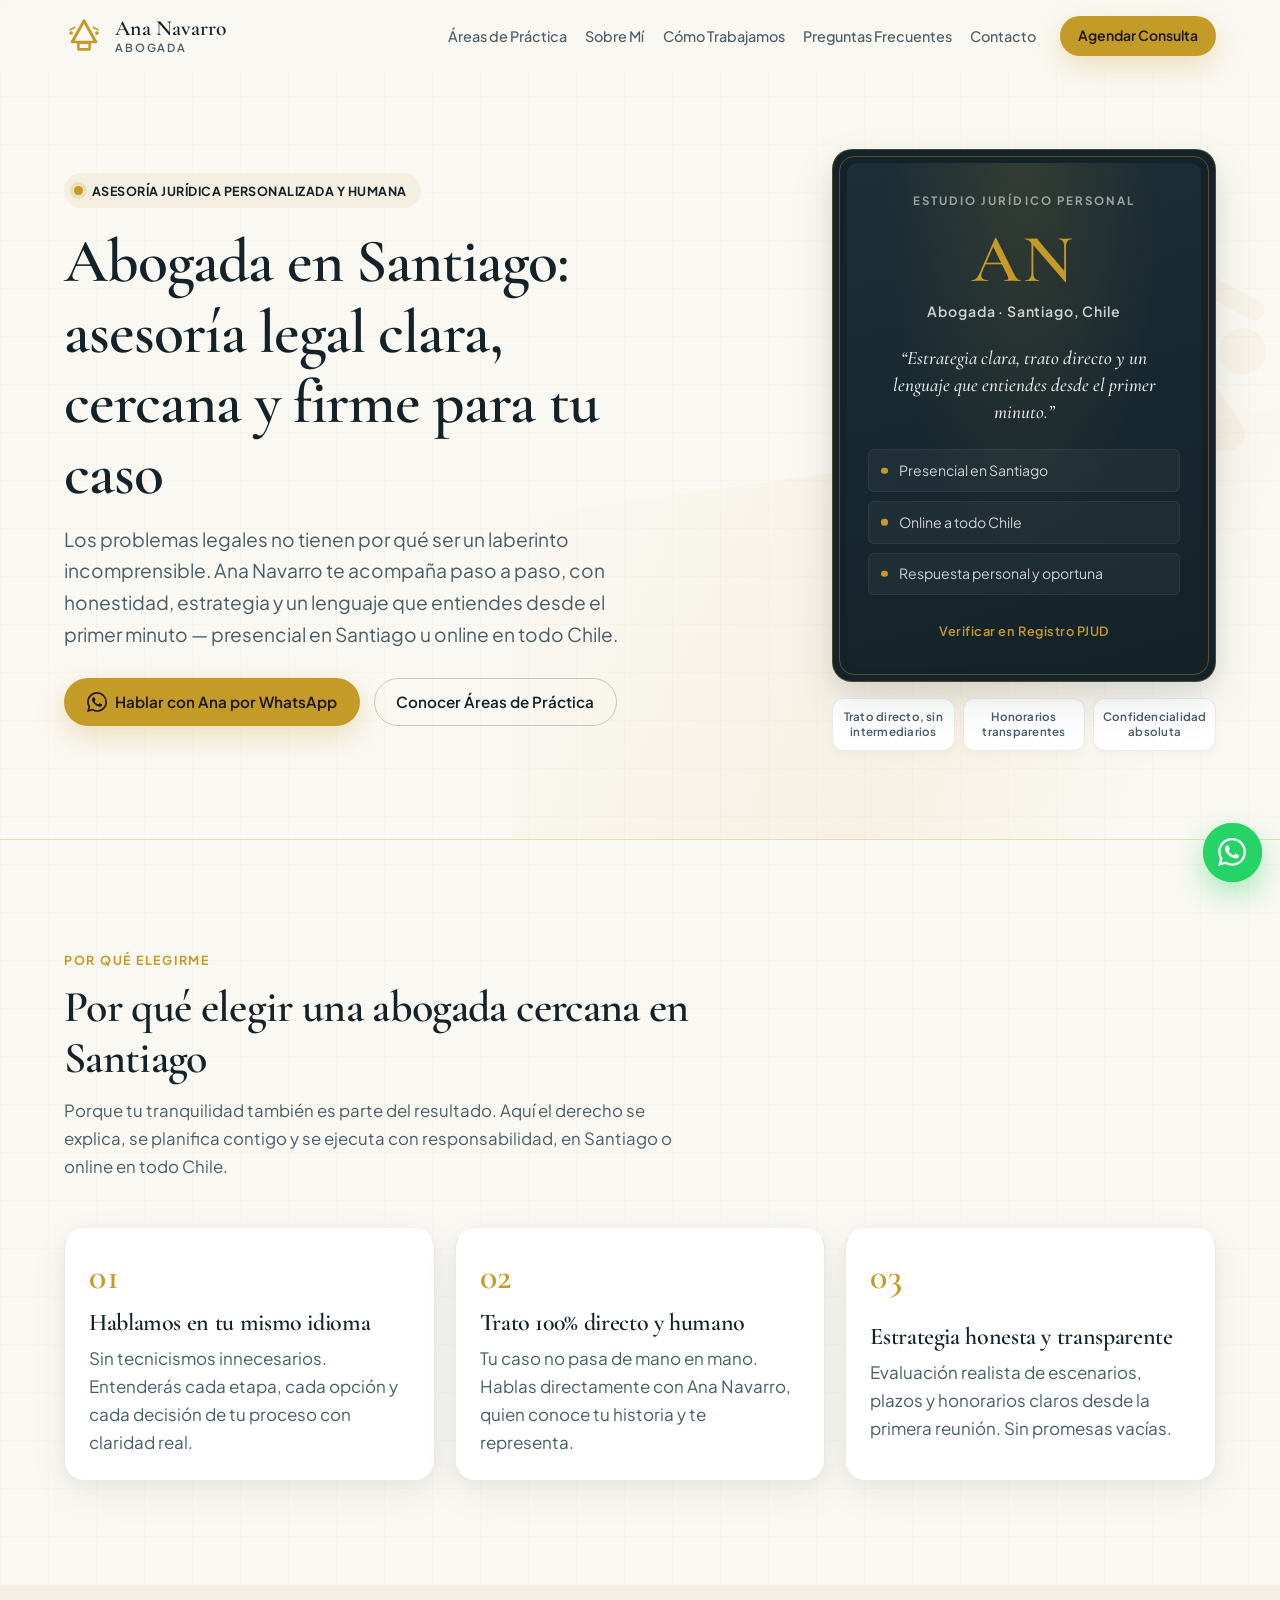
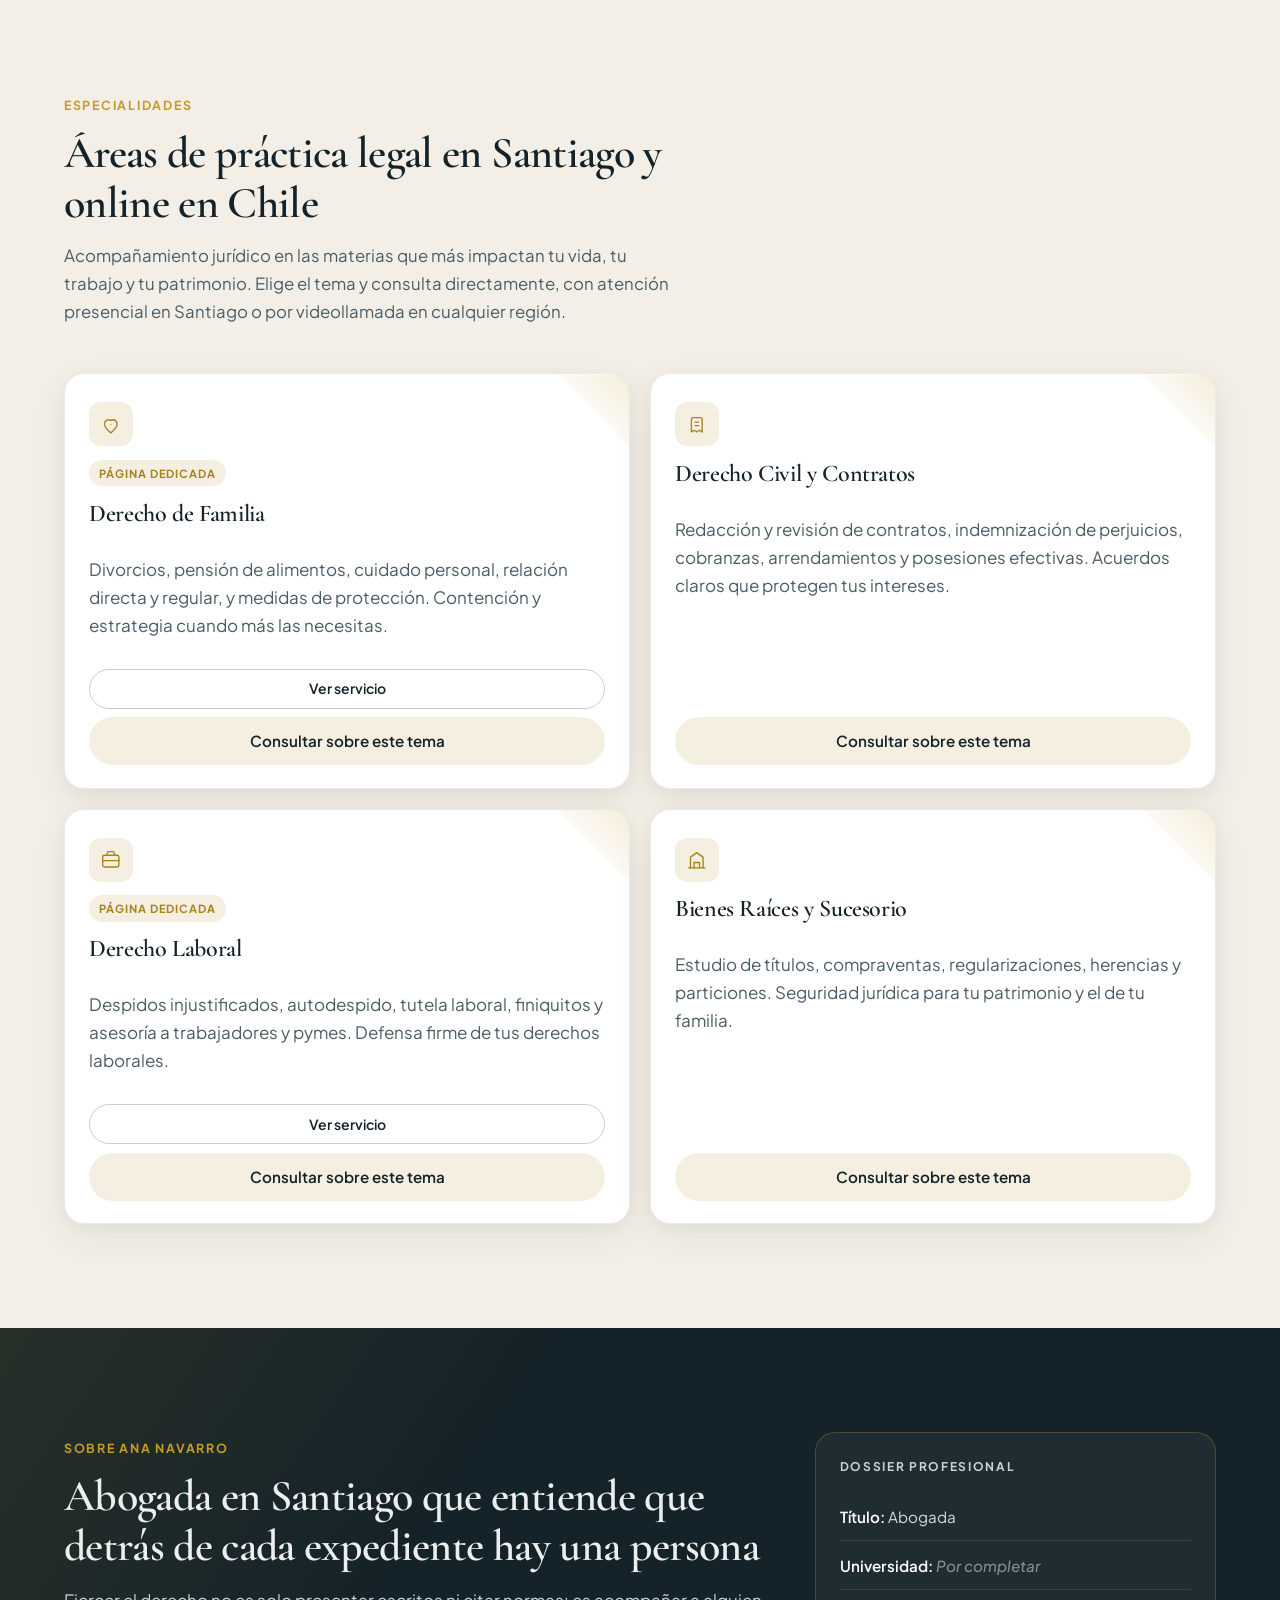
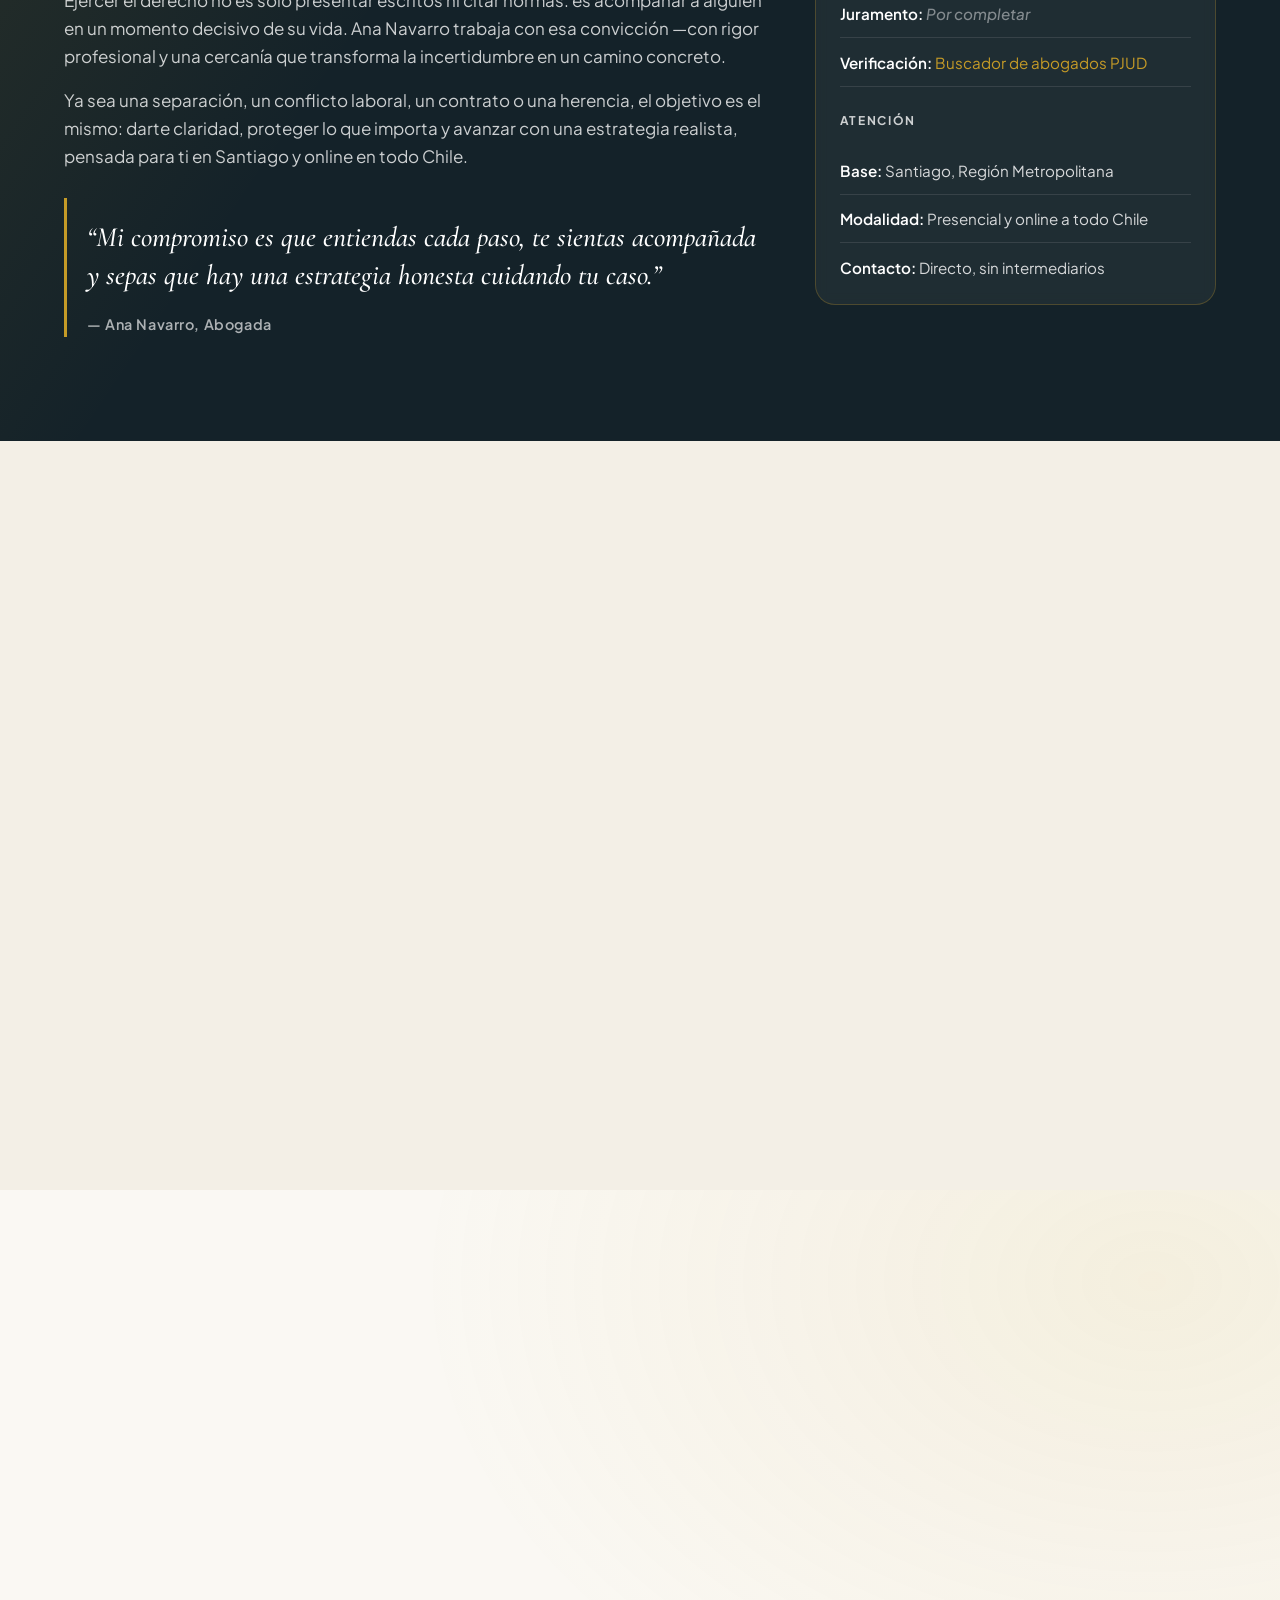
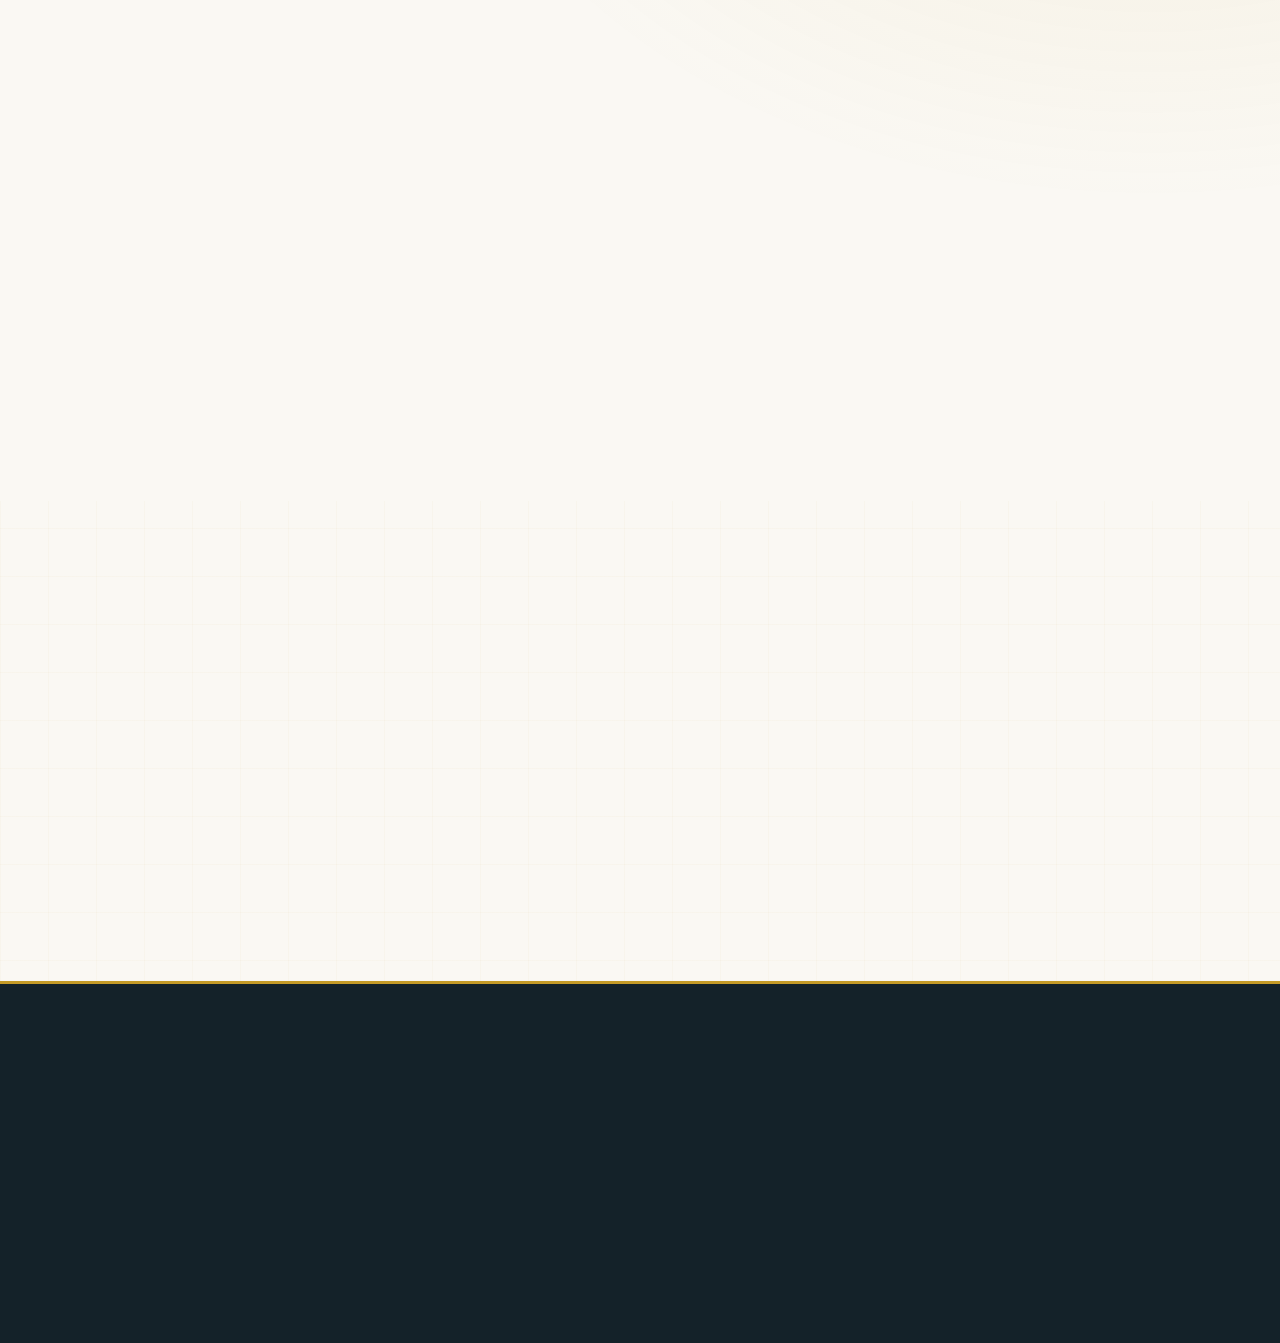
<file: index.html>
<!DOCTYPE html>
<html lang="es-CL">
<head>
  <meta charset="UTF-8">
  <meta name="viewport" content="width=device-width, initial-scale=1.0">
  <title>Ana Navarro | Abogada en Santiago – Asesoría Legal Cercana y Online en Chile</title>
  <meta name="description" content="Abogada en Santiago con atención online a todo Chile. Familia, laboral, civil y herencias. Consulta directa y cercana con Ana Navarro.">
  <meta name="robots" content="index, follow">
  <meta name="author" content="Ana Navarro">
  <meta name="geo.region" content="CL-RM">
  <meta name="geo.placename" content="Santiago">
  <link rel="canonical" href="https://ananavarro.cl/">
  <link rel="icon" href="/favicon.svg" type="image/svg+xml">

  <meta property="og:type" content="website">
  <meta property="og:locale" content="es_CL">
  <meta property="og:url" content="https://ananavarro.cl/">
  <meta property="og:title" content="Ana Navarro | Abogada en Santiago – Asesoría Legal Cercana y Online en Chile">
  <meta property="og:description" content="Abogada en Santiago con atención online a todo Chile. Familia, laboral, civil y herencias. Consulta directa y cercana con Ana Navarro.">
  <meta property="og:site_name" content="Ana Navarro | Abogada">
  <meta property="og:image" content="https://ananavarro.cl/og-image.jpg">

  <meta name="twitter:card" content="summary_large_image">
  <meta name="twitter:title" content="Ana Navarro | Abogada en Santiago – Asesoría Online en Chile">
  <meta name="twitter:description" content="Abogada en Santiago con atención online a todo Chile. Familia, laboral, civil y herencias. Agenda tu consulta.">
  <meta name="twitter:image" content="https://ananavarro.cl/og-image.jpg">

  <link rel="preconnect" href="https://fonts.googleapis.com">
  <link rel="preconnect" href="https://fonts.gstatic.com" crossorigin>
  <link rel="stylesheet" href="https://fonts.googleapis.com/css2?family=Cormorant+Garamond:ital,wght@0,600;1,500&family=Plus+Jakarta+Sans:wght@400;600;700&display=swap" media="print" onload="this.media='all'">
  <noscript>
    <link rel="stylesheet" href="https://fonts.googleapis.com/css2?family=Cormorant+Garamond:ital,wght@0,600;1,500&family=Plus+Jakarta+Sans:wght@400;600;700&display=swap">
  </noscript>

  <link rel="stylesheet" href="/styles.css">

  <script type="application/ld+json">
  {
    "@context": "https://schema.org",
    "@graph": [
      {
        "@type": "WebSite",
        "@id": "https://ananavarro.cl/#website",
        "url": "https://ananavarro.cl/",
        "name": "Ana Navarro | Abogada",
        "description": "Abogada en Santiago con atención presencial y asesoría legal online a todo Chile.",
        "inLanguage": "es-CL",
        "publisher": { "@id": "https://ananavarro.cl/#attorney" }
      },
      {
        "@type": ["LegalService", "Attorney"],
        "@id": "https://ananavarro.cl/#attorney",
        "name": "Ana Navarro - Abogada",
        "alternateName": "Ana Navarro",
        "description": "Abogada en Santiago con atención presencial y asesoría legal online a todo Chile. Derecho de familia, civil, laboral, bienes raíces y sucesorio. Atención directa, clara y humana.",
        "url": "https://ananavarro.cl/",
        "telephone": "+56922595879",
        "email": "ana.navarro.v01@gmail.com",
        "image": "https://ananavarro.cl/og-image.jpg",
        "logo": "https://ananavarro.cl/og-image.jpg",
        "priceRange": "$$",
        "currenciesAccepted": "CLP",
        "paymentAccepted": "Transferencia bancaria, efectivo",
        "areaServed": [
          {
            "@type": "City",
            "name": "Santiago",
            "containedInPlace": {
              "@type": "AdministrativeArea",
              "name": "Región Metropolitana"
            }
          },
          {
            "@type": "Country",
            "name": "Chile"
          }
        ],
        "serviceType": [
          "Asesoría legal presencial en Santiago",
          "Asesoría legal online en Chile",
          "Derecho de Familia",
          "Derecho Civil y Contratos",
          "Derecho Laboral",
          "Bienes Raíces y Sucesorio"
        ],
        "availableLanguage": {
          "@type": "Language",
          "name": "Spanish",
          "alternateName": "es"
        },
        "knowsAbout": [
          "Derecho de Familia",
          "Derecho Civil",
          "Derecho Laboral",
          "Bienes Raíces",
          "Derecho Sucesorio",
          "Asesoría legal online"
        ],
        "address": {
          "@type": "PostalAddress",
          "addressLocality": "Santiago",
          "addressRegion": "Región Metropolitana",
          "addressCountry": "CL"
        },
        "geo": {
          "@type": "GeoCoordinates",
          "latitude": -33.4489,
          "longitude": -70.6693
        },
        "hasMap": "https://www.google.com/maps/place/Santiago,+Chile",
        "hasOfferCatalog": {
          "@type": "OfferCatalog",
          "name": "Servicios legales",
          "itemListElement": [
            {
              "@type": "Offer",
              "itemOffered": {
                "@type": "Service",
                "name": "Derecho de Familia en Santiago",
                "url": "https://ananavarro.cl/abogada-familia-santiago/"
              }
            },
            {
              "@type": "Offer",
              "itemOffered": {
                "@type": "Service",
                "name": "Derecho Laboral en Santiago",
                "url": "https://ananavarro.cl/abogada-laboral-santiago/"
              }
            }
          ]
        },
        "sameAs": [
          "https://wa.me/56922595879"
        ]
      },
      {
        "@type": "Person",
        "@id": "https://ananavarro.cl/#person",
        "name": "Ana Navarro",
        "jobTitle": "Abogada",
        "url": "https://ananavarro.cl/",
        "email": "ana.navarro.v01@gmail.com",
        "telephone": "+56922595879",
        "image": "https://ananavarro.cl/og-image.jpg",
        "worksFor": { "@id": "https://ananavarro.cl/#attorney" },
        "knowsLanguage": "es",
        "address": {
          "@type": "PostalAddress",
          "addressLocality": "Santiago",
          "addressRegion": "Región Metropolitana",
          "addressCountry": "CL"
        }
      },
      {
        "@type": "FAQPage",
        "@id": "https://ananavarro.cl/#faq",
        "mainEntity": [
          {
            "@type": "Question",
            "name": "¿Cómo agendo mi primera consulta con Ana Navarro?",
            "acceptedAnswer": {
              "@type": "Answer",
              "text": "Puedes escribir por WhatsApp al +56 9 2259 5879 o completar el asistente de pre-consulta en esta página. Ana te responde personalmente para coordinar día, hora y modalidad de atención en Santiago o online en todo Chile."
            }
          },
          {
            "@type": "Question",
            "name": "¿Atiende de forma presencial y online?",
            "acceptedAnswer": {
              "@type": "Answer",
              "text": "Sí. Ofrece atención presencial en Santiago, Región Metropolitana, y también consultas online por videollamada para personas en cualquier región de Chile o quienes prefieren atenderse desde casa."
            }
          },
          {
            "@type": "Question",
            "name": "¿Cómo se cobran los honorarios?",
            "acceptedAnswer": {
              "@type": "Answer",
              "text": "Los honorarios se explican con claridad desde la primera reunión, según el tipo de caso, su complejidad y las etapas involucradas. Existen facilidades de pago acordadas caso a caso, siempre con transparencia y sin sorpresas."
            }
          },
          {
            "@type": "Question",
            "name": "¿Qué documentos debo llevar a la primera reunión?",
            "acceptedAnswer": {
              "@type": "Answer",
              "text": "Lleva tu cédula de identidad y todo lo relacionado con tu caso: contratos, notificaciones, sentencias, correos, mensajes o boletas. Si la consulta es online, puedes enviarlos por WhatsApp o correo. Si aún no tienes documentos, igual puedes consultar: juntos revisamos qué necesitas reunir."
            }
          }
        ]
      }
    ]
  }
  </script>
</head>
<body>
  <a class="skip-link" href="#contenido-principal">Saltar al contenido</a>

  <header class="site-header" id="inicio">
    <div class="header-inner">
      <a href="/" class="brand" aria-label="Ana Navarro, Abogada — Ir al inicio">
        <svg class="brand-mark" viewBox="0 0 48 48" width="40" height="40" aria-hidden="true" focusable="false">
          <path fill="currentColor" d="M24 4c-.6 0-1.1.3-1.4.8L8.2 30.2a1.6 1.6 0 0 0 1.4 2.4h6.2v7.2c0 1.1.9 2 2 2h12.4c1.1 0 2-.9 2-2v-7.2h6.2a1.6 1.6 0 0 0 1.4-2.4L25.4 4.8A1.6 1.6 0 0 0 24 4zm0 5.4 11.2 20.4H12.8L24 9.4zM18.8 33.6h10.4v4.8H18.8v-4.8z"/>
          <rect x="6" y="14" width="8" height="2.2" rx="1.1" transform="rotate(-28 10 15.1)" fill="currentColor"/>
          <rect x="34" y="14" width="8" height="2.2" rx="1.1" transform="rotate(28 38 15.1)" fill="currentColor"/>
          <circle cx="8.5" cy="20.5" r="2.2" fill="currentColor"/>
          <circle cx="39.5" cy="20.5" r="2.2" fill="currentColor"/>
        </svg>
        <span class="brand-text">
          <span class="brand-name">Ana Navarro</span>
          <span class="brand-role">Abogada</span>
        </span>
      </a>

      <button class="nav-toggle" type="button" aria-expanded="false" aria-controls="nav-principal" aria-label="Abrir menú de navegación">
        <span class="nav-toggle-bar" aria-hidden="true"></span>
        <span class="nav-toggle-bar" aria-hidden="true"></span>
      </button>

      <nav class="site-nav" id="nav-principal" aria-label="Navegación principal">
        <ul class="nav-list">
          <li><a href="#areas">Áreas de Práctica</a></li>
          <li><a href="#sobre-mi">Sobre Mí</a></li>
          <li><a href="#como-trabajamos">Cómo Trabajamos</a></li>
          <li><a href="#faq">Preguntas Frecuentes</a></li>
          <li><a href="#contacto">Contacto</a></li>
        </ul>
        <a class="btn btn-primary btn-sm header-cta" href="#contacto">Agendar Consulta</a>
      </nav>
    </div>
  </header>

  <main id="contenido-principal">
    <section class="hero" aria-labelledby="hero-title">
      <div class="hero-watermark" aria-hidden="true">
        <svg viewBox="0 0 200 200" width="520" height="520" focusable="false">
          <path fill="currentColor" d="M100 18c-2.4 0-4.6 1.2-5.9 3.2L34 112.5a6.4 6.4 0 0 0 5.6 9.6h25.2V152c0 4.4 3.6 8 8 8h54.4c4.4 0 8-3.6 8-8v-29.9H160.4a6.4 6.4 0 0 0 5.6-9.6L105.9 21.2A6.5 6.5 0 0 0 100 18zm0 22.4 45.6 82.1H54.4L100 40.4zM78 130.1h44V148H78v-17.9z"/>
          <rect x="24" y="58" width="34" height="8" rx="4" transform="rotate(-28 41 62)" fill="currentColor"/>
          <rect x="142" y="58" width="34" height="8" rx="4" transform="rotate(28 159 62)" fill="currentColor"/>
          <circle cx="34" cy="84" r="9" fill="currentColor"/>
          <circle cx="166" cy="84" r="9" fill="currentColor"/>
        </svg>
      </div>

      <div class="hero-inner">
        <div class="hero-copy hero-animate">
          <p class="eyebrow">
            <span class="eyebrow-dot" aria-hidden="true"></span>
            Asesoría Jurídica Personalizada y Humana
          </p>
          <h1 id="hero-title">Abogada en Santiago: asesoría legal clara, cercana y firme para tu caso</h1>
          <p class="hero-lead">
            Los problemas legales no tienen por qué ser un laberinto incomprensible.
            Ana Navarro te acompaña paso a paso, con honestidad, estrategia y un lenguaje
            que entiendes desde el primer minuto — presencial en Santiago u online en todo Chile.
          </p>
          <div class="hero-actions">
            <a class="btn btn-primary" href="https://wa.me/56922595879" target="_blank" rel="noopener noreferrer" aria-label="Hablar con Ana por WhatsApp">
              <svg class="icon-wa" viewBox="0 0 24 24" width="20" height="20" aria-hidden="true" focusable="false">
                <path fill="currentColor" d="M17.472 14.382c-.297-.149-1.758-.867-2.03-.967-.273-.099-.471-.148-.67.15-.197.297-.767.966-.94 1.164-.173.199-.347.223-.644.075-.297-.15-1.255-.463-2.39-1.475-.883-.788-1.48-1.761-1.653-2.059-.173-.297-.018-.458.13-.606.134-.133.298-.347.446-.52.149-.174.198-.298.298-.497.099-.198.05-.371-.025-.52-.075-.149-.669-1.612-.916-2.207-.242-.579-.487-.5-.669-.51-.173-.008-.371-.01-.57-.01-.198 0-.52.074-.792.372-.272.297-1.04 1.016-1.04 2.479 0 1.462 1.065 2.875 1.213 3.074.149.198 2.096 3.2 5.077 4.487.709.306 1.262.489 1.694.625.712.227 1.36.195 1.871.118.571-.085 1.758-.719 2.006-1.413.248-.694.248-1.289.173-1.413-.074-.124-.272-.198-.57-.347m-5.421 7.403h-.004a9.87 9.87 0 0 1-5.031-1.378l-.361-.214-3.741.982.998-3.648-.235-.374a9.86 9.86 0 0 1-1.51-5.26c.001-5.45 4.436-9.884 9.888-9.884 2.64 0 5.122 1.03 6.988 2.898a9.825 9.825 0 0 1 2.893 6.994c-.003 5.45-4.435 9.884-9.885 9.884m8.413-18.297A11.815 11.815 0 0 0 12.05 0C5.495 0 .16 5.335.157 11.892c0 2.096.547 4.142 1.588 5.945L.057 24l6.305-1.654a11.882 11.882 0 0 0 5.683 1.448h.005c6.554 0 11.89-5.335 11.893-11.893a11.821 11.821 0 0 0-3.48-8.413z"/>
              </svg>
              Hablar con Ana por WhatsApp
            </a>
            <a class="btn btn-outline" href="#areas">Conocer Áreas de Práctica</a>
          </div>
        </div>

        <aside class="hero-trust hero-animate" aria-label="Firma y confianza — Ana Navarro">
          <div class="authority-card">
            <div class="authority-card-inner">
              <p class="authority-eyebrow">Estudio jurídico personal</p>
              <div class="authority-monogram" aria-hidden="true">AN</div>
              <p class="authority-role">Abogada · Santiago, Chile</p>
              <blockquote class="authority-quote">
                “Estrategia clara, trato directo y un lenguaje que entiendes desde el primer minuto.”
              </blockquote>
              <ul class="authority-meta">
                <li>Presencial en Santiago</li>
                <li>Online a todo Chile</li>
                <li>Respuesta personal y oportuna</li>
              </ul>
              <a class="authority-verify" href="https://ojv.pjud.cl/abogados" target="_blank" rel="noopener noreferrer">
                Verificar en Registro PJUD
              </a>
            </div>
          </div>
          <ul class="hero-guarantees" aria-label="Compromisos de atención">
            <li>Trato directo, sin intermediarios</li>
            <li>Honorarios transparentes</li>
            <li>Confidencialidad absoluta</li>
          </ul>
        </aside>
      </div>
    </section>

    <section class="value value-editorial" id="propuesta" aria-labelledby="value-title">
      <div class="section-inner">
        <header class="section-head reveal">
          <p class="section-kicker">Por qué elegirme</p>
          <h2 id="value-title">Por qué elegir una abogada cercana en Santiago</h2>
          <p class="section-lead">
            Porque tu tranquilidad también es parte del resultado. Aquí el derecho se explica,
            se planifica contigo y se ejecuta con responsabilidad, en Santiago o online en todo Chile.
          </p>
        </header>

        <div class="value-editorial-grid">
          <article class="value-editorial-item reveal" style="--delay:0ms">
            <span class="value-index" aria-hidden="true">01</span>
            <div>
              <h3>Hablamos en tu mismo idioma</h3>
              <p>Sin tecnicismos innecesarios. Entenderás cada etapa, cada opción y cada decisión de tu proceso con claridad real.</p>
            </div>
          </article>
          <article class="value-editorial-item reveal" style="--delay:80ms">
            <span class="value-index" aria-hidden="true">02</span>
            <div>
              <h3>Trato 100% directo y humano</h3>
              <p>Tu caso no pasa de mano en mano. Hablas directamente con Ana Navarro, quien conoce tu historia y te representa.</p>
            </div>
          </article>
          <article class="value-editorial-item reveal" style="--delay:160ms">
            <span class="value-index" aria-hidden="true">03</span>
            <div>
              <h3>Estrategia honesta y transparente</h3>
              <p>Evaluación realista de escenarios, plazos y honorarios claros desde la primera reunión. Sin promesas vacías.</p>
            </div>
          </article>
        </div>
      </div>
    </section>

    <section class="areas" id="areas" aria-labelledby="areas-title">
      <div class="section-inner">
        <header class="section-head reveal">
          <p class="section-kicker">Especialidades</p>
          <h2 id="areas-title">Áreas de práctica legal en Santiago y online en Chile</h2>
          <p class="section-lead">
            Acompañamiento jurídico en las materias que más impactan tu vida, tu trabajo
            y tu patrimonio. Elige el tema y consulta directamente, con atención presencial
            en Santiago o por videollamada en cualquier región.
          </p>
        </header>

        <div class="areas-grid">
          <article class="area-card reveal" style="--delay:0ms">
            <div class="area-accent" aria-hidden="true"></div>
            <div class="area-icon" aria-hidden="true">
              <svg viewBox="0 0 24 24" fill="none" stroke="currentColor" stroke-width="1.5" stroke-linecap="round" stroke-linejoin="round">
                <path d="M12 21c-4-3.2-7-6.2-7-9.5A4.5 4.5 0 0 1 12 7.2 4.5 4.5 0 0 1 19 11.5C19 14.8 16 17.8 12 21z"/>
                <path d="M12 11.5v.01"/>
              </svg>
            </div>
            <span class="area-tag">Página dedicada</span>
            <h3>Derecho de Familia</h3>
            <p>Divorcios, pensión de alimentos, cuidado personal, relación directa y regular, y medidas de protección. Contención y estrategia cuando más las necesitas.</p>
            <div class="area-actions">
              <a class="btn btn-outline btn-sm" href="/abogada-familia-santiago/">Ver servicio</a>
              <button type="button" class="btn btn-ghost area-cta" data-area="Familia">Consultar sobre este tema</button>
            </div>
          </article>

          <article class="area-card reveal" style="--delay:80ms">
            <div class="area-accent" aria-hidden="true"></div>
            <div class="area-icon" aria-hidden="true">
              <svg viewBox="0 0 24 24" fill="none" stroke="currentColor" stroke-width="1.5" stroke-linecap="round" stroke-linejoin="round">
                <path d="M8 4h8a2 2 0 0 1 2 2v14l-3-2-3 2-3-2-3 2V6a2 2 0 0 1 2-2z"/>
                <path d="M10 9h4M10 13h4"/>
              </svg>
            </div>
            <h3>Derecho Civil y Contratos</h3>
            <p>Redacción y revisión de contratos, indemnización de perjuicios, cobranzas, arrendamientos y posesiones efectivas. Acuerdos claros que protegen tus intereses.</p>
            <button type="button" class="btn btn-ghost area-cta" data-area="Civil/Contratos">Consultar sobre este tema</button>
          </article>

          <article class="area-card reveal" style="--delay:160ms">
            <div class="area-accent" aria-hidden="true"></div>
            <div class="area-icon" aria-hidden="true">
              <svg viewBox="0 0 24 24" fill="none" stroke="currentColor" stroke-width="1.5" stroke-linecap="round" stroke-linejoin="round">
                <rect x="3" y="7" width="18" height="13" rx="2"/>
                <path d="M8 7V5a2 2 0 0 1 2-2h4a2 2 0 0 1 2 2v2"/>
                <path d="M3 13h18"/>
              </svg>
            </div>
            <span class="area-tag">Página dedicada</span>
            <h3>Derecho Laboral</h3>
            <p>Despidos injustificados, autodespido, tutela laboral, finiquitos y asesoría a trabajadores y pymes. Defensa firme de tus derechos laborales.</p>
            <div class="area-actions">
              <a class="btn btn-outline btn-sm" href="/abogada-laboral-santiago/">Ver servicio</a>
              <button type="button" class="btn btn-ghost area-cta" data-area="Laboral">Consultar sobre este tema</button>
            </div>
          </article>

          <article class="area-card reveal" style="--delay:240ms">
            <div class="area-accent" aria-hidden="true"></div>
            <div class="area-icon" aria-hidden="true">
              <svg viewBox="0 0 24 24" fill="none" stroke="currentColor" stroke-width="1.5" stroke-linecap="round" stroke-linejoin="round">
                <path d="M3 21h18"/>
                <path d="M5 21V9l7-5 7 5v12"/>
                <path d="M9 21v-6h6v6"/>
              </svg>
            </div>
            <h3>Bienes Raíces y Sucesorio</h3>
            <p>Estudio de títulos, compraventas, regularizaciones, herencias y particiones. Seguridad jurídica para tu patrimonio y el de tu familia.</p>
            <button type="button" class="btn btn-ghost area-cta" data-area="Herencias/Propiedades">Consultar sobre este tema</button>
          </article>
        </div>
      </div>
    </section>

    <section class="about" id="sobre-mi" aria-labelledby="about-title">
      <div class="section-inner about-inner">
        <div class="about-copy reveal">
          <p class="section-kicker">Sobre Ana Navarro</p>
          <h2 id="about-title">Abogada en Santiago que entiende que detrás de cada expediente hay una persona</h2>
          <p>
            Ejercer el derecho no es solo presentar escritos ni citar normas: es acompañar
            a alguien en un momento decisivo de su vida. Ana Navarro trabaja con esa
            convicción —con rigor profesional y una cercanía que transforma la incertidumbre
            en un camino concreto.
          </p>
          <p>
            Ya sea una separación, un conflicto laboral, un contrato o una herencia,
            el objetivo es el mismo: darte claridad, proteger lo que importa y avanzar
            con una estrategia realista, pensada para ti en Santiago y online en todo Chile.
          </p>
          <blockquote class="about-quote">
            <p>“Mi compromiso es que entiendas cada paso, te sientas acompañada y sepas
            que hay una estrategia honesta cuidando tu caso.”</p>
            <cite>— Ana Navarro, Abogada</cite>
          </blockquote>
        </div>
        <aside class="about-panel reveal" aria-label="Credenciales y cobertura">
          <p class="about-panel-label">Dossier profesional</p>
          <ul class="credentials-list">
            <li><strong>Título:</strong> Abogada</li>
            <li><strong>Universidad:</strong> <span class="credential-pending">Por completar</span></li>
            <li><strong>Juramento:</strong> <span class="credential-pending">Por completar</span></li>
            <li>
              <strong>Verificación:</strong>
              <a href="https://ojv.pjud.cl/abogados" target="_blank" rel="noopener noreferrer">Buscador de abogados PJUD</a>
            </li>
          </ul>
          <p class="about-panel-label about-panel-label-spaced">Atención</p>
          <ul>
            <li><strong>Base:</strong> Santiago, Región Metropolitana</li>
            <li><strong>Modalidad:</strong> Presencial y online a todo Chile</li>
            <li><strong>Contacto:</strong> Directo, sin intermediarios</li>
          </ul>
        </aside>
      </div>
    </section>

    <section class="process process-light" id="como-trabajamos" aria-labelledby="process-title">
      <div class="section-inner">
        <header class="section-head reveal">
          <p class="section-kicker">Método</p>
          <h2 id="process-title">Cómo trabajamos juntos en Santiago y online</h2>
          <p class="section-lead">
            Un proceso simple, transparente y humano. Tres pasos para pasar de la duda
            a una acción concreta con respaldo legal, ya sea presencial en Santiago
            o por videollamada desde cualquier ciudad de Chile.
          </p>
        </header>

        <ol class="process-timeline-horizontal">
          <li class="process-card reveal" style="--delay:0ms">
            <span class="process-num" aria-hidden="true">1</span>
            <div>
              <h3>Contacto inicial y escucha</h3>
              <p>Nos escribes por WhatsApp o correo contando brevemente tu situación. Escuchamos con atención antes de proponer cualquier camino.</p>
            </div>
          </li>
          <li class="process-card reveal" style="--delay:80ms">
            <span class="process-num" aria-hidden="true">2</span>
            <div>
              <h3>Diagnóstico y estrategia</h3>
              <p>Evaluamos la viabilidad legal y te explicamos tus opciones en simple: riesgos, plazos, costos y el plan más conveniente para ti.</p>
            </div>
          </li>
          <li class="process-card reveal" style="--delay:160ms">
            <span class="process-num" aria-hidden="true">3</span>
            <div>
              <h3>Acción y acompañamiento</h3>
              <p>Ejecutamos la defensa o el trámite manteniéndote informado en cada hito. No avanzas sola: avanzamos juntos.</p>
            </div>
          </li>
        </ol>
      </div>
    </section>

    <section class="intake" id="contacto" aria-labelledby="intake-title">
      <div class="section-inner intake-inner">
        <div class="intake-layout">
          <aside class="intake-aside reveal">
            <p class="section-kicker">Pre-consulta</p>
            <h2 id="intake-title">Agenda tu consulta legal en Santiago u online en Chile</h2>
            <p class="section-lead">
              Completa estos datos y envía tu consulta directa por WhatsApp o correo.
              Sin formularios perdidos: tu mensaje llega a Ana Navarro.
            </p>

            <div class="intake-channels">
              <a class="intake-channel" href="https://wa.me/56922595879" target="_blank" rel="noopener noreferrer">
                <span class="intake-channel-icon" aria-hidden="true">
                  <svg viewBox="0 0 24 24" fill="currentColor"><path d="M17.472 14.382c-.297-.149-1.758-.867-2.03-.967-.273-.099-.471-.148-.67.15-.197.297-.767.966-.94 1.164-.173.199-.347.223-.644.075-.297-.15-1.255-.463-2.39-1.475-.883-.788-1.48-1.761-1.653-2.059-.173-.297-.018-.458.13-.606.134-.133.298-.347.446-.52.149-.174.198-.298.298-.497.099-.198.05-.371-.025-.52-.075-.149-.669-1.612-.916-2.207-.242-.579-.487-.5-.669-.51-.173-.008-.371-.01-.57-.01-.198 0-.52.074-.792.372-.272.297-1.04 1.016-1.04 2.479 0 1.462 1.065 2.875 1.213 3.074.149.198 2.096 3.2 5.077 4.487.709.306 1.262.489 1.694.625.712.227 1.36.195 1.871.118.571-.085 1.758-.719 2.006-1.413.248-.694.248-1.289.173-1.413-.074-.124-.272-.198-.57-.347m-5.421 7.403h-.004a9.87 9.87 0 0 1-5.031-1.378l-.361-.214-3.741.982.998-3.648-.235-.374a9.86 9.86 0 0 1-1.51-5.26c.001-5.45 4.436-9.884 9.888-9.884 2.64 0 5.122 1.03 6.988 2.898a9.825 9.825 0 0 1 2.893 6.994c-.003 5.45-4.435 9.884-9.885 9.884m8.413-18.297A11.815 11.815 0 0 0 12.05 0C5.495 0 .16 5.335.157 11.892c0 2.096.547 4.142 1.588 5.945L.057 24l6.305-1.654a11.882 11.882 0 0 0 5.683 1.448h.005c6.554 0 11.89-5.335 11.893-11.893a11.821 11.821 0 0 0-3.48-8.413z"/></svg>
                </span>
                <span>
                  <strong>WhatsApp</strong>
                  <span>+56 9 2259 5879</span>
                </span>
              </a>
              <a class="intake-channel" href="mailto:ana.navarro.v01@gmail.com">
                <span class="intake-channel-icon" aria-hidden="true">
                  <svg viewBox="0 0 24 24" fill="none" stroke="currentColor" stroke-width="1.5" stroke-linecap="round" stroke-linejoin="round"><rect x="3" y="5" width="18" height="14" rx="2"/><path d="m3 7 9 7 9-7"/></svg>
                </span>
                <span>
                  <strong>Correo</strong>
                  <span>ana.navarro.v01@gmail.com</span>
                </span>
              </a>
              <a class="intake-channel" href="tel:+56922595879">
                <span class="intake-channel-icon" aria-hidden="true">
                  <svg viewBox="0 0 24 24" fill="none" stroke="currentColor" stroke-width="1.5" stroke-linecap="round" stroke-linejoin="round"><path d="M22 16.9v2a2 2 0 0 1-2.2 2 19.8 19.8 0 0 1-8.6-3.1 19.5 19.5 0 0 1-6-6 19.8 19.8 0 0 1-3.1-8.7A2 2 0 0 1 4.1 2h2a2 2 0 0 1 2 1.7c.1.9.3 1.8.6 2.6a2 2 0 0 1-.5 2.1L7.1 9.9a16 16 0 0 0 6 6l1.5-1.1a2 2 0 0 1 2.1-.4c.8.3 1.7.5 2.6.6a2 2 0 0 1 1.7 2z"/></svg>
                </span>
                <span>
                  <strong>Llamar</strong>
                  <span>Respuesta directa</span>
                </span>
              </a>
            </div>

            <ul class="intake-assurances" aria-label="Garantías de contacto">
              <li>Tu mensaje llega directo a Ana Navarro</li>
              <li>Presencial en Santiago u online en todo Chile</li>
              <li>Privacidad y confidencialidad garantizadas</li>
            </ul>
          </aside>

          <form class="intake-form reveal" id="preconsulta-form" novalidate>
            <div class="form-row">
              <div class="field">
                <label for="nombre">Tu nombre</label>
                <input type="text" id="nombre" name="nombre" autocomplete="name" required placeholder="Ej: Camila Rojas" maxlength="80">
                <p class="field-error" id="nombre-error" hidden>Por favor, indica tu nombre.</p>
              </div>

              <div class="field">
                <label for="materia">Materia del caso</label>
                <select id="materia" name="materia" required>
                  <option value="">Selecciona un área</option>
                  <option value="Familia">Familia</option>
                  <option value="Civil/Contratos">Civil / Contratos</option>
                  <option value="Laboral">Laboral</option>
                  <option value="Herencias/Propiedades">Herencias / Propiedades</option>
                  <option value="Otro">Otro</option>
                </select>
                <p class="field-error" id="materia-error" hidden>Selecciona la materia de tu consulta.</p>
              </div>
            </div>

            <fieldset class="field fieldset-urgency">
              <legend>Nivel de urgencia</legend>
              <div class="urgency-options">
                <label class="radio-card">
                  <input type="radio" name="urgencia" value="Consulta preventiva" checked>
                  <span>Consulta preventiva</span>
                </label>
                <label class="radio-card">
                  <input type="radio" name="urgencia" value="Trámite en curso">
                  <span>Trámite en curso</span>
                </label>
                <label class="radio-card">
                  <input type="radio" name="urgencia" value="Urgente">
                  <span>Urgente</span>
                </label>
              </div>
            </fieldset>

            <div class="field">
              <label for="resumen">Breve resumen <span class="optional">(opcional)</span></label>
              <textarea id="resumen" name="resumen" rows="4" maxlength="600" placeholder="Cuéntame en pocas líneas qué está pasando y qué necesitas..."></textarea>
            </div>

            <div class="form-actions">
              <button type="submit" class="btn btn-primary" id="btn-whatsapp">
                <svg class="icon-wa" viewBox="0 0 24 24" width="20" height="20" aria-hidden="true" focusable="false">
                  <path fill="currentColor" d="M17.472 14.382c-.297-.149-1.758-.867-2.03-.967-.273-.099-.471-.148-.67.15-.197.297-.767.966-.94 1.164-.173.199-.347.223-.644.075-.297-.15-1.255-.463-2.39-1.475-.883-.788-1.48-1.761-1.653-2.059-.173-.297-.018-.458.13-.606.134-.133.298-.347.446-.52.149-.174.198-.298.298-.497.099-.198.05-.371-.025-.52-.075-.149-.669-1.612-.916-2.207-.242-.579-.487-.5-.669-.51-.173-.008-.371-.01-.57-.01-.198 0-.52.074-.792.372-.272.297-1.04 1.016-1.04 2.479 0 1.462 1.065 2.875 1.213 3.074.149.198 2.096 3.2 5.077 4.487.709.306 1.262.489 1.694.625.712.227 1.36.195 1.871.118.571-.085 1.758-.719 2.006-1.413.248-.694.248-1.289.173-1.413-.074-.124-.272-.198-.57-.347m-5.421 7.403h-.004a9.87 9.87 0 0 1-5.031-1.378l-.361-.214-3.741.982.998-3.648-.235-.374a9.86 9.86 0 0 1-1.51-5.26c.001-5.45 4.436-9.884 9.888-9.884 2.64 0 5.122 1.03 6.988 2.898a9.825 9.825 0 0 1 2.893 6.994c-.003 5.45-4.435 9.884-9.885 9.884m8.413-18.297A11.815 11.815 0 0 0 12.05 0C5.495 0 .16 5.335.157 11.892c0 2.096.547 4.142 1.588 5.945L.057 24l6.305-1.654a11.882 11.882 0 0 0 5.683 1.448h.005c6.554 0 11.89-5.335 11.893-11.893a11.821 11.821 0 0 0-3.48-8.413z"/>
                </svg>
                Enviar Consulta Directa a Ana Navarro
              </button>
              <a class="btn btn-outline" href="#" id="btn-email" aria-label="Enviar la misma consulta por correo electrónico">
                Enviar por correo
              </a>
            </div>
            <p class="form-note" role="status" aria-live="polite" id="form-status"></p>
          </form>
        </div>
      </div>
    </section>

    <section class="faq" id="faq" aria-labelledby="faq-title">
      <div class="section-inner faq-inner">
        <header class="section-head reveal">
          <p class="section-kicker">Dudas comunes</p>
          <h2 id="faq-title">Preguntas frecuentes sobre asesoría legal en Santiago</h2>
          <p class="section-lead">
            Respuestas claras sobre atención presencial en Santiago y consultas online
            en todo Chile, para que sepas qué esperar antes de dar el primer paso.
          </p>
        </header>

        <div class="faq-list">
          <details class="faq-item reveal">
            <summary>
              <span>¿Cómo agendo mi primera consulta con Ana Navarro?</span>
            </summary>
            <p>
              Puedes escribir por WhatsApp al
              <a href="https://wa.me/56922595879" target="_blank" rel="noopener noreferrer">+56 9 2259 5879</a>
              o completar el asistente de pre-consulta de esta página. Ana te responde
              personalmente para coordinar día, hora y modalidad de atención en Santiago
              o online en todo Chile.
            </p>
          </details>

          <details class="faq-item reveal">
            <summary>
              <span>¿Atiende de forma presencial y online?</span>
            </summary>
            <p>
              Sí. Ofrece atención presencial en Santiago, Región Metropolitana, y también
              consultas online por videollamada para personas en cualquier región de Chile
              o quienes prefieren la comodidad de atenderse desde casa.
            </p>
          </details>

          <details class="faq-item reveal">
            <summary>
              <span>¿Cómo se cobran los honorarios?</span>
            </summary>
            <p>
              Los honorarios se explican con claridad desde la primera reunión, según
              el tipo de caso, su complejidad y las etapas involucradas. Existen
              facilidades de pago acordadas caso a caso, siempre con transparencia
              y sin sorpresas.
            </p>
          </details>

          <details class="faq-item reveal">
            <summary>
              <span>¿Qué documentos debo llevar a la primera reunión?</span>
            </summary>
            <p>
              Lleva tu cédula de identidad y todo lo relacionado con tu caso: contratos,
              notificaciones, sentencias, correos, mensajes o boletas. Si la consulta es
              online, puedes enviarlos por WhatsApp o correo. Si aún no tienes documentos,
              igual puedes consultar: juntos revisamos qué necesitas reunir.
            </p>
          </details>
        </div>
      </div>
    </section>
  </main>

  <footer class="site-footer">
    <div class="footer-inner">
      <div class="footer-brand">
        <a href="/" class="brand brand-footer" aria-label="Ana Navarro, Abogada — Ir al inicio">
          <svg class="brand-mark" viewBox="0 0 48 48" width="36" height="36" aria-hidden="true" focusable="false">
            <path fill="currentColor" d="M24 4c-.6 0-1.1.3-1.4.8L8.2 30.2a1.6 1.6 0 0 0 1.4 2.4h6.2v7.2c0 1.1.9 2 2 2h12.4c1.1 0 2-.9 2-2v-7.2h6.2a1.6 1.6 0 0 0 1.4-2.4L25.4 4.8A1.6 1.6 0 0 0 24 4zm0 5.4 11.2 20.4H12.8L24 9.4zM18.8 33.6h10.4v4.8H18.8v-4.8z"/>
            <rect x="6" y="14" width="8" height="2.2" rx="1.1" transform="rotate(-28 10 15.1)" fill="currentColor"/>
            <rect x="34" y="14" width="8" height="2.2" rx="1.1" transform="rotate(28 38 15.1)" fill="currentColor"/>
            <circle cx="8.5" cy="20.5" r="2.2" fill="currentColor"/>
            <circle cx="39.5" cy="20.5" r="2.2" fill="currentColor"/>
          </svg>
          <span class="brand-text">
            <span class="brand-name">Ana Navarro</span>
            <span class="brand-role">Abogada</span>
          </span>
        </a>
        <p>Abogada en Santiago con asesoría legal cercana, clara y efectiva. Atención presencial y online a todo Chile.</p>
      </div>

      <div class="footer-contact">
        <h2 class="footer-heading">Contacto</h2>
        <ul>
          <li>
            <a href="tel:+56922595879" aria-label="Llamar a Ana Navarro">+(56) 9 2259 5879</a>
          </li>
          <li>
            <a href="mailto:ana.navarro.v01@gmail.com">ana.navarro.v01@gmail.com</a>
          </li>
          <li>
            <a href="https://wa.me/56922595879" target="_blank" rel="noopener noreferrer">WhatsApp</a>
          </li>
          <li>Santiago, Región Metropolitana · Online a todo Chile</li>
        </ul>
      </div>

      <nav class="footer-nav" aria-label="Enlaces del pie de página">
        <h2 class="footer-heading">Servicios</h2>
        <ul>
          <li><a href="/abogada-familia-santiago/">Abogada de Familia en Santiago</a></li>
          <li><a href="/abogada-laboral-santiago/">Abogada Laboral en Santiago</a></li>
          <li><a href="/#areas">Áreas de Práctica</a></li>
          <li><a href="/#contacto">Contacto</a></li>
        </ul>
      </nav>
    </div>

    <div class="footer-bottom">
      <p>&copy; <span id="year"></span> Ana Navarro — Abogada. Todos los derechos reservados.</p>
      <p class="footer-legal">Santiago · Online a todo Chile · Español</p>
    </div>
  </footer>

  <div class="mobile-cta-bar" role="group" aria-label="Acciones rápidas de contacto">
    <a class="mobile-cta-wa" href="https://wa.me/56922595879" target="_blank" rel="noopener noreferrer">
      <svg viewBox="0 0 24 24" width="18" height="18" aria-hidden="true" focusable="false">
        <path fill="currentColor" d="M17.472 14.382c-.297-.149-1.758-.867-2.03-.967-.273-.099-.471-.148-.67.15-.197.297-.767.966-.94 1.164-.173.199-.347.223-.644.075-.297-.15-1.255-.463-2.39-1.475-.883-.788-1.48-1.761-1.653-2.059-.173-.297-.018-.458.13-.606.134-.133.298-.347.446-.52.149-.174.198-.298.298-.497.099-.198.05-.371-.025-.52-.075-.149-.669-1.612-.916-2.207-.242-.579-.487-.5-.669-.51-.173-.008-.371-.01-.57-.01-.198 0-.52.074-.792.372-.272.297-1.04 1.016-1.04 2.479 0 1.462 1.065 2.875 1.213 3.074.149.198 2.096 3.2 5.077 4.487.709.306 1.262.489 1.694.625.712.227 1.36.195 1.871.118.571-.085 1.758-.719 2.006-1.413.248-.694.248-1.289.173-1.413-.074-.124-.272-.198-.57-.347m-5.421 7.403h-.004a9.87 9.87 0 0 1-5.031-1.378l-.361-.214-3.741.982.998-3.648-.235-.374a9.86 9.86 0 0 1-1.51-5.26c.001-5.45 4.436-9.884 9.888-9.884 2.64 0 5.122 1.03 6.988 2.898a9.825 9.825 0 0 1 2.893 6.994c-.003 5.45-4.435 9.884-9.885 9.884m8.413-18.297A11.815 11.815 0 0 0 12.05 0C5.495 0 .16 5.335.157 11.892c0 2.096.547 4.142 1.588 5.945L.057 24l6.305-1.654a11.882 11.882 0 0 0 5.683 1.448h.005c6.554 0 11.89-5.335 11.893-11.893a11.821 11.821 0 0 0-3.48-8.413z"/>
      </svg>
      WhatsApp
    </a>
    <a class="mobile-cta-call" href="tel:+56922595879">
      Llamar
    </a>
  </div>

  <a
    class="wa-float"
    href="https://wa.me/56922595879"
    target="_blank"
    rel="noopener noreferrer"
    aria-label="Escribir a Ana Navarro por WhatsApp"
  >
    <span class="wa-float-tooltip" role="tooltip">¿Tienes una duda legal? Escríbeme</span>
    <span class="wa-float-pulse" aria-hidden="true"></span>
    <svg viewBox="0 0 24 24" width="28" height="28" aria-hidden="true" focusable="false">
      <path fill="currentColor" d="M17.472 14.382c-.297-.149-1.758-.867-2.03-.967-.273-.099-.471-.148-.67.15-.197.297-.767.966-.94 1.164-.173.199-.347.223-.644.075-.297-.15-1.255-.463-2.39-1.475-.883-.788-1.48-1.761-1.653-2.059-.173-.297-.018-.458.13-.606.134-.133.298-.347.446-.52.149-.174.198-.298.298-.497.099-.198.05-.371-.025-.52-.075-.149-.669-1.612-.916-2.207-.242-.579-.487-.5-.669-.51-.173-.008-.371-.01-.57-.01-.198 0-.52.074-.792.372-.272.297-1.04 1.016-1.04 2.479 0 1.462 1.065 2.875 1.213 3.074.149.198 2.096 3.2 5.077 4.487.709.306 1.262.489 1.694.625.712.227 1.36.195 1.871.118.571-.085 1.758-.719 2.006-1.413.248-.694.248-1.289.173-1.413-.074-.124-.272-.198-.57-.347m-5.421 7.403h-.004a9.87 9.87 0 0 1-5.031-1.378l-.361-.214-3.741.982.998-3.648-.235-.374a9.86 9.86 0 0 1-1.51-5.26c.001-5.45 4.436-9.884 9.888-9.884 2.64 0 5.122 1.03 6.988 2.898a9.825 9.825 0 0 1 2.893 6.994c-.003 5.45-4.435 9.884-9.885 9.884m8.413-18.297A11.815 11.815 0 0 0 12.05 0C5.495 0 .16 5.335.157 11.892c0 2.096.547 4.142 1.588 5.945L.057 24l6.305-1.654a11.882 11.882 0 0 0 5.683 1.448h.005c6.554 0 11.89-5.335 11.893-11.893a11.821 11.821 0 0 0-3.48-8.413z"/>
    </svg>
  </a>

  <script src="/script.js" defer></script>
</body>
</html>
</file>
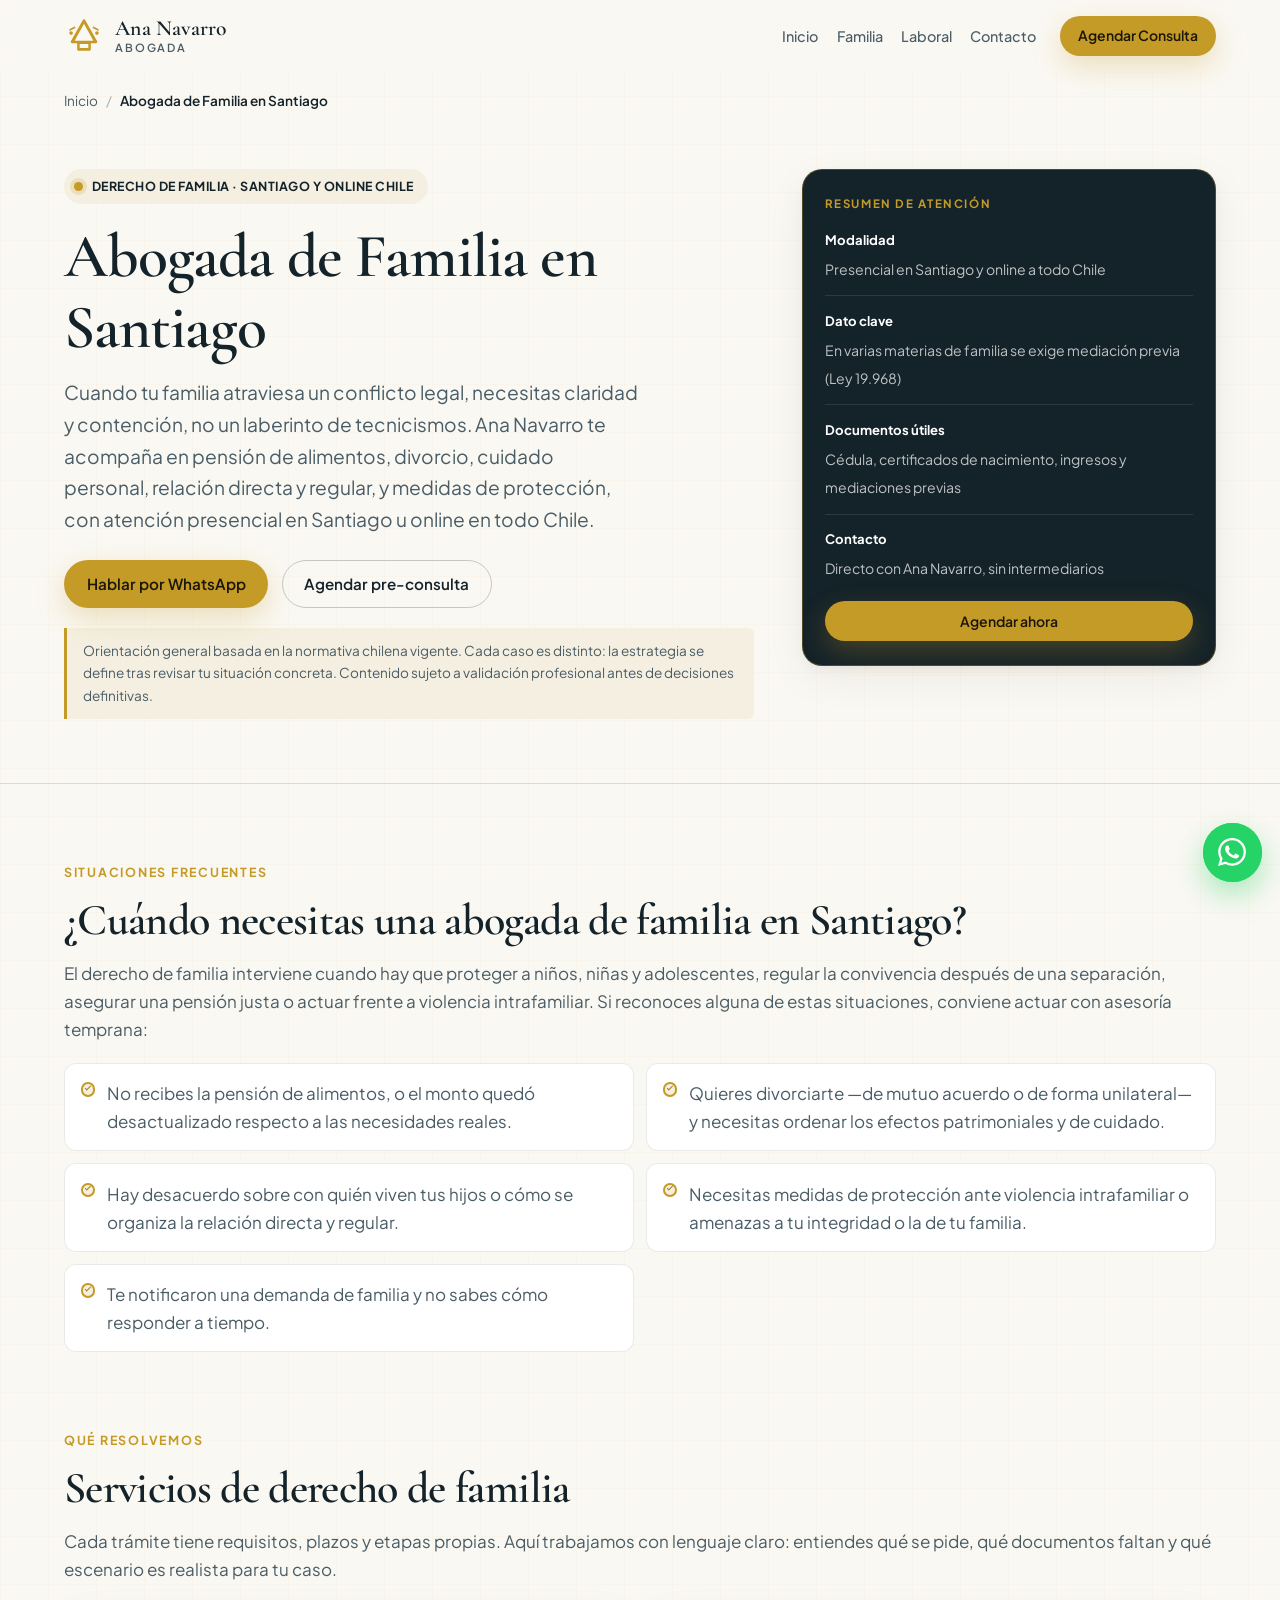
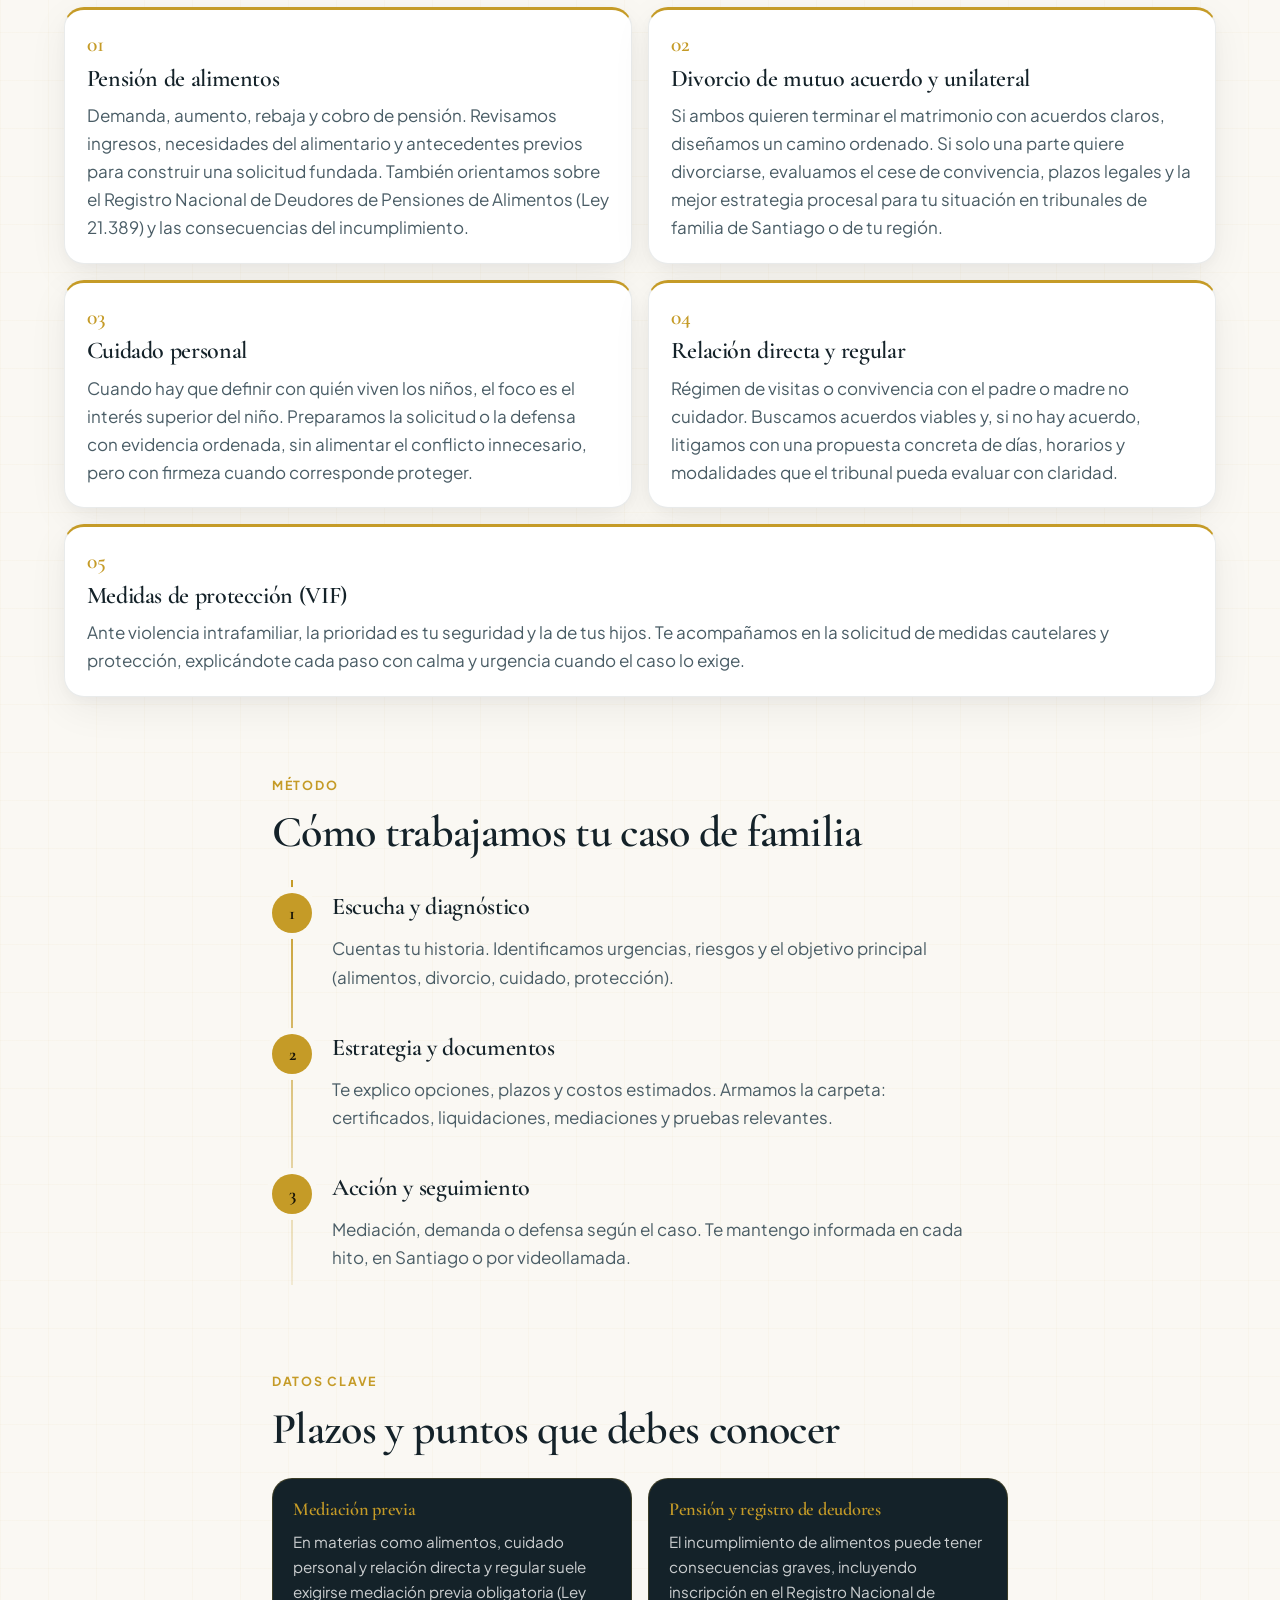
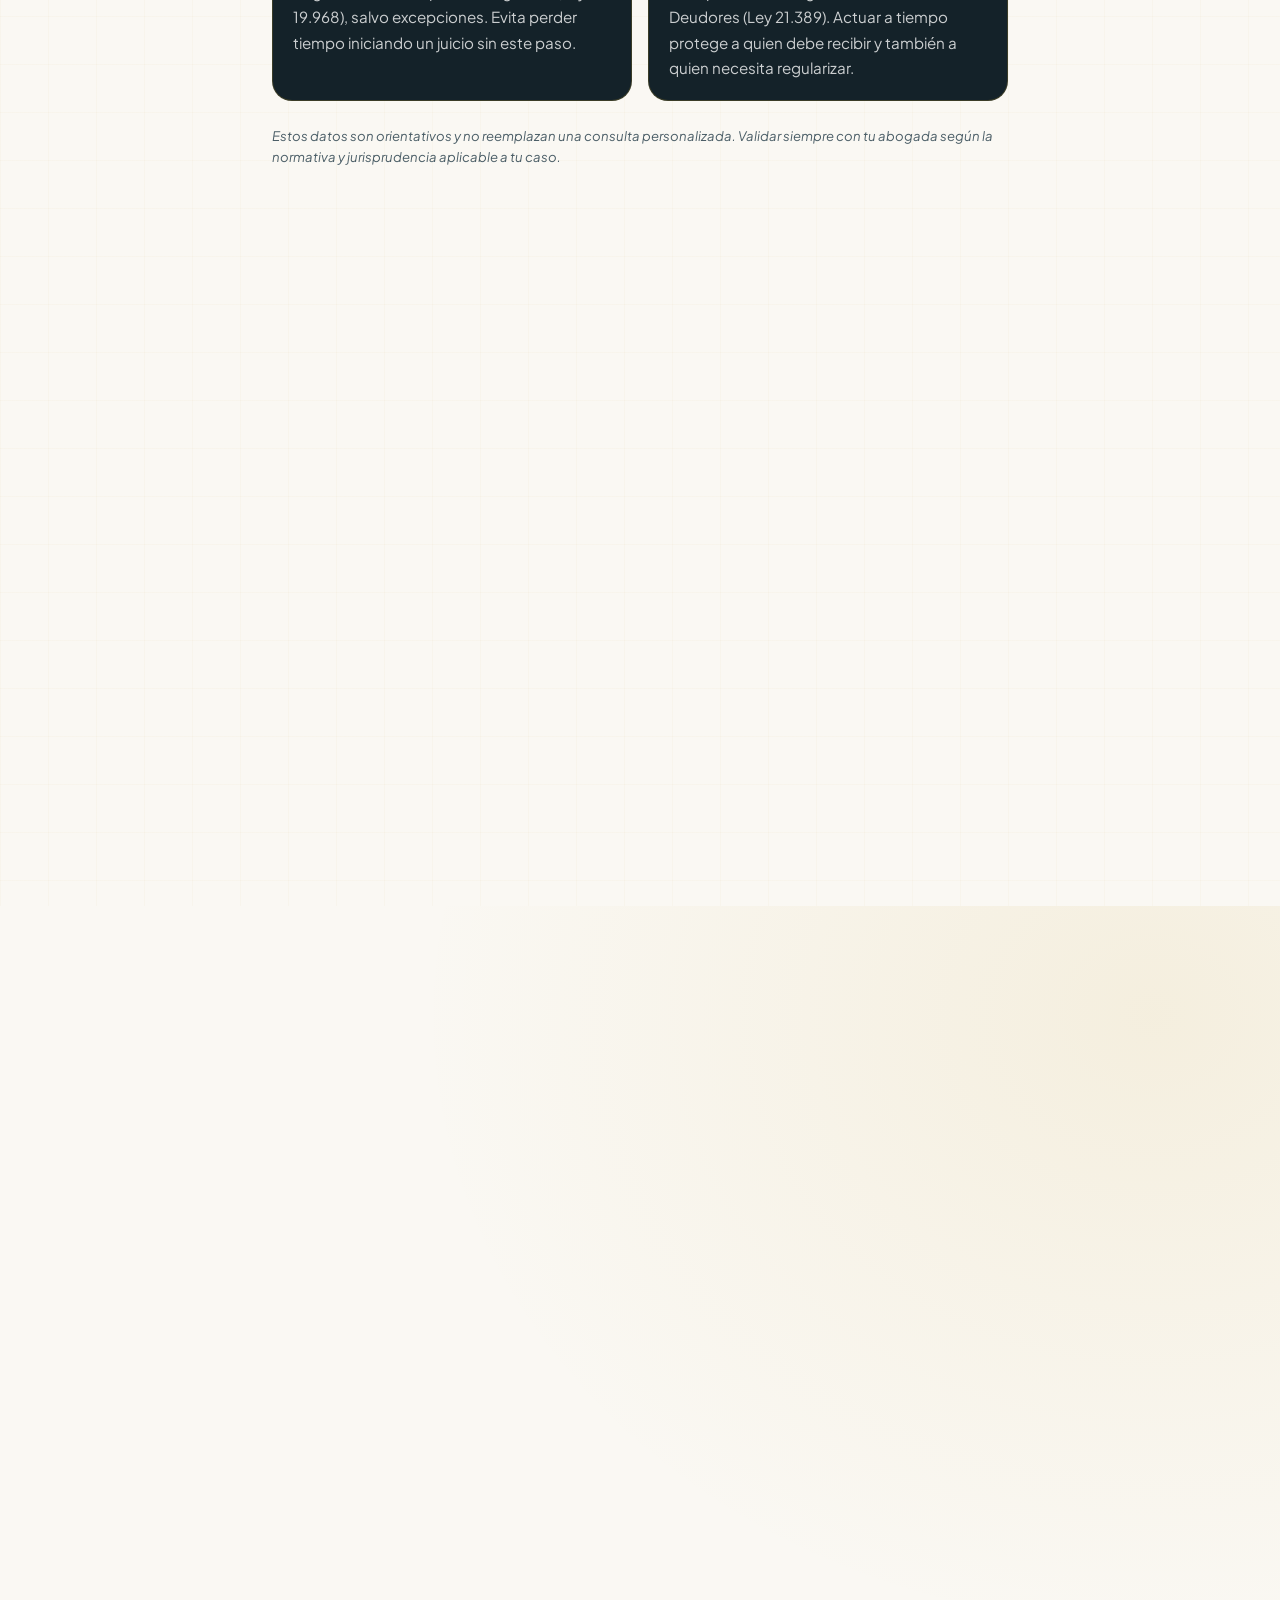
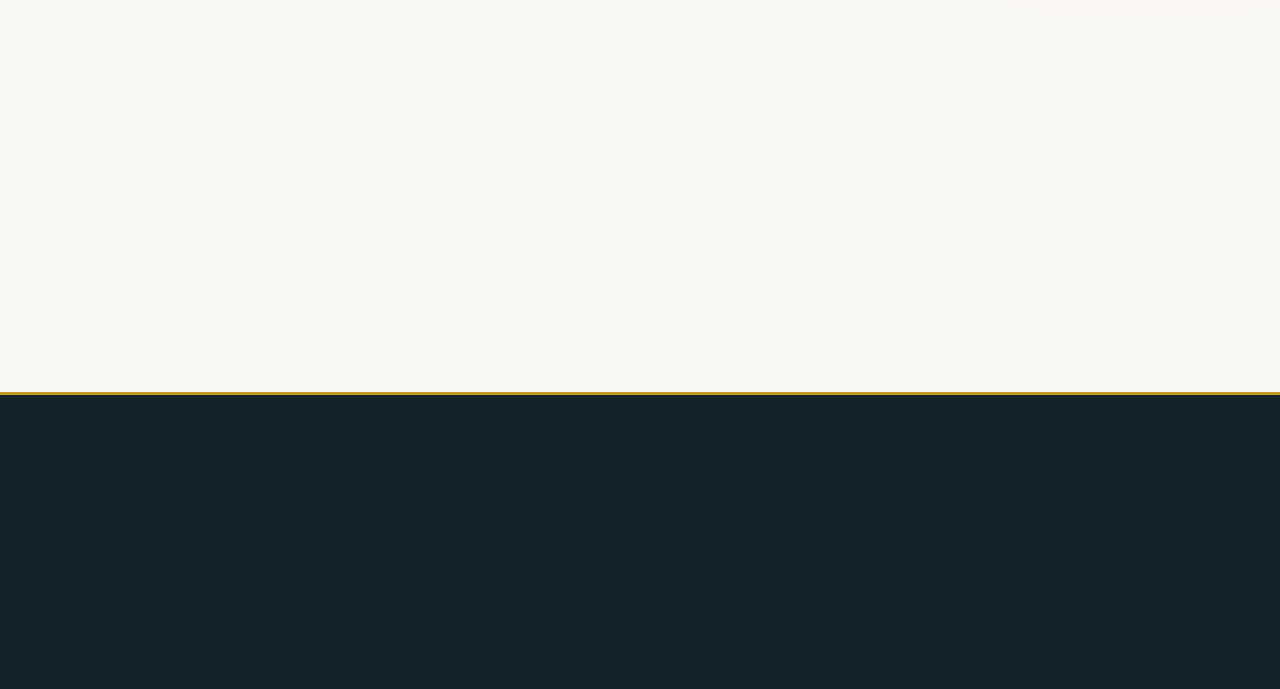
<file: abogada-familia-santiago/index.html>
<!DOCTYPE html>
<html lang="es-CL">
<head>
  <meta charset="UTF-8">
  <meta name="viewport" content="width=device-width, initial-scale=1.0">
  <title>Abogada de Familia en Santiago | Ana Navarro – Pensión, Divorcio y Cuidado</title>
  <meta name="description" content="Abogada de familia en Santiago. Pensión de alimentos, divorcio, cuidado personal y medidas de protección. Atención presencial y online en Chile.">
  <meta name="robots" content="index, follow">
  <meta name="author" content="Ana Navarro">
  <meta name="geo.region" content="CL-RM">
  <meta name="geo.placename" content="Santiago">
  <link rel="canonical" href="https://ananavarro.cl/abogada-familia-santiago/">
  <link rel="icon" href="/favicon.svg" type="image/svg+xml">

  <meta property="og:type" content="website">
  <meta property="og:locale" content="es_CL">
  <meta property="og:url" content="https://ananavarro.cl/abogada-familia-santiago/">
  <meta property="og:title" content="Abogada de Familia en Santiago | Ana Navarro">
  <meta property="og:description" content="Abogada de familia en Santiago. Pensión de alimentos, divorcio, cuidado personal y medidas de protección. Atención presencial y online en Chile.">
  <meta property="og:site_name" content="Ana Navarro | Abogada">
  <meta property="og:image" content="https://ananavarro.cl/og-image.jpg">

  <meta name="twitter:card" content="summary_large_image">
  <meta name="twitter:title" content="Abogada de Familia en Santiago | Ana Navarro">
  <meta name="twitter:description" content="Pensión de alimentos, divorcio, cuidado personal y protección. Atención presencial en Santiago y online en Chile.">
  <meta name="twitter:image" content="https://ananavarro.cl/og-image.jpg">

  <link rel="preconnect" href="https://fonts.googleapis.com">
  <link rel="preconnect" href="https://fonts.gstatic.com" crossorigin>
  <link rel="stylesheet" href="https://fonts.googleapis.com/css2?family=Cormorant+Garamond:ital,wght@0,600;1,500&family=Plus+Jakarta+Sans:wght@400;600;700&display=swap" media="print" onload="this.media='all'">
  <noscript>
    <link rel="stylesheet" href="https://fonts.googleapis.com/css2?family=Cormorant+Garamond:ital,wght@0,600;1,500&family=Plus+Jakarta+Sans:wght@400;600;700&display=swap">
  </noscript>
  <link rel="stylesheet" href="/styles.css">

  <script type="application/ld+json">
  {
    "@context": "https://schema.org",
    "@graph": [
      {
        "@type": "BreadcrumbList",
        "@id": "https://ananavarro.cl/abogada-familia-santiago/#breadcrumb",
        "itemListElement": [
          {
            "@type": "ListItem",
            "position": 1,
            "name": "Inicio",
            "item": "https://ananavarro.cl/"
          },
          {
            "@type": "ListItem",
            "position": 2,
            "name": "Abogada de Familia en Santiago",
            "item": "https://ananavarro.cl/abogada-familia-santiago/"
          }
        ]
      },
      {
        "@type": "Service",
        "@id": "https://ananavarro.cl/abogada-familia-santiago/#service",
        "name": "Derecho de Familia en Santiago",
        "serviceType": "Derecho de Familia",
        "description": "Asesoría y representación en pensión de alimentos, divorcio, cuidado personal, relación directa y regular, y medidas de protección en Santiago, con atención online a todo Chile.",
        "url": "https://ananavarro.cl/abogada-familia-santiago/",
        "provider": { "@id": "https://ananavarro.cl/#attorney" },
        "areaServed": [
          { "@type": "City", "name": "Santiago" },
          { "@type": "Country", "name": "Chile" }
        ],
        "availableChannel": {
          "@type": "ServiceChannel",
          "serviceUrl": "https://ananavarro.cl/abogada-familia-santiago/",
          "servicePhone": "+56922595879"
        }
      },
      {
        "@type": "FAQPage",
        "@id": "https://ananavarro.cl/abogada-familia-santiago/#faq",
        "mainEntity": [
          {
            "@type": "Question",
            "name": "¿Necesito mediación antes de demandar en familia?",
            "acceptedAnswer": {
              "@type": "Answer",
              "text": "En varias materias de familia —como alimentos, cuidado personal y relación directa y regular— la ley exige mediación previa obligatoria ante un centro acreditado (Ley 19.968), salvo excepciones legales. Te oriento sobre si tu caso la requiere y cómo iniciarla."
            }
          },
          {
            "@type": "Question",
            "name": "¿Cuánto dura un juicio de pensión de alimentos en Santiago?",
            "acceptedAnswer": {
              "@type": "Answer",
              "text": "Los plazos varían según la carga del tribunal, la complejidad del caso y si hay acuerdo. En la primera consulta revisamos tu situación concreta y te explico un escenario realista de tiempos, sin promesas vacías."
            }
          },
          {
            "@type": "Question",
            "name": "¿Puedo pedir aumento o rebaja de la pensión de alimentos?",
            "acceptedAnswer": {
              "@type": "Answer",
              "text": "Sí. Si cambian las necesidades del alimentario o la capacidad económica de quien paga, se puede solicitar aumento o rebaja. Evaluamos la documentación y la viabilidad antes de iniciar el trámite."
            }
          },
          {
            "@type": "Question",
            "name": "¿Qué diferencia hay entre divorcio de mutuo acuerdo y unilateral?",
            "acceptedAnswer": {
              "@type": "Answer",
              "text": "El divorcio de mutuo acuerdo requiere voluntad de ambos cónyuges y suele ser más ágil cuando hay acuerdo sobre los efectos. El unilateral se presenta cuando solo una parte quiere divorciarse, cumpliendo los requisitos legales de cese de convivencia y plazos. Te explico cuál aplica a tu caso."
            }
          },
          {
            "@type": "Question",
            "name": "¿Atiendes casos de familia online si no vivo en Santiago?",
            "acceptedAnswer": {
              "@type": "Answer",
              "text": "Sí. Ofrezco atención presencial en Santiago y consultas online por videollamada para personas en cualquier región de Chile. Parte de la gestión documental y el seguimiento también puede hacerse a distancia."
            }
          },
          {
            "@type": "Question",
            "name": "¿Qué documentos debo reunir para una consulta de familia?",
            "acceptedAnswer": {
              "@type": "Answer",
              "text": "Idealmente: cédula de identidad, certificados de nacimiento de hijos, liquidaciones de sueldo o ingresos, resoluciones o mediaciones previas, y cualquier comunicación relevante. Si aún no tienes todo, igual puedes consultar: juntos armamos la lista."
            }
          }
        ]
      }
    ]
  }
  </script>
</head>
<body data-service="familia">
  <a class="skip-link" href="#contenido-principal">Saltar al contenido</a>

  <header class="site-header">
    <div class="header-inner">
      <a href="/" class="brand" aria-label="Ana Navarro, Abogada — Ir al inicio">
        <svg class="brand-mark" viewBox="0 0 48 48" width="40" height="40" aria-hidden="true" focusable="false">
          <path fill="currentColor" d="M24 4c-.6 0-1.1.3-1.4.8L8.2 30.2a1.6 1.6 0 0 0 1.4 2.4h6.2v7.2c0 1.1.9 2 2 2h12.4c1.1 0 2-.9 2-2v-7.2h6.2a1.6 1.6 0 0 0 1.4-2.4L25.4 4.8A1.6 1.6 0 0 0 24 4zm0 5.4 11.2 20.4H12.8L24 9.4zM18.8 33.6h10.4v4.8H18.8v-4.8z"/>
          <rect x="6" y="14" width="8" height="2.2" rx="1.1" transform="rotate(-28 10 15.1)" fill="currentColor"/>
          <rect x="34" y="14" width="8" height="2.2" rx="1.1" transform="rotate(28 38 15.1)" fill="currentColor"/>
          <circle cx="8.5" cy="20.5" r="2.2" fill="currentColor"/>
          <circle cx="39.5" cy="20.5" r="2.2" fill="currentColor"/>
        </svg>
        <span class="brand-text">
          <span class="brand-name">Ana Navarro</span>
          <span class="brand-role">Abogada</span>
        </span>
      </a>

      <button class="nav-toggle" type="button" aria-expanded="false" aria-controls="nav-principal" aria-label="Abrir menú de navegación">
        <span class="nav-toggle-bar" aria-hidden="true"></span>
        <span class="nav-toggle-bar" aria-hidden="true"></span>
      </button>

      <nav class="site-nav" id="nav-principal" aria-label="Navegación principal">
        <ul class="nav-list">
          <li><a href="/">Inicio</a></li>
          <li><a href="/abogada-familia-santiago/" aria-current="page">Familia</a></li>
          <li><a href="/abogada-laboral-santiago/">Laboral</a></li>
          <li><a href="#contacto">Contacto</a></li>
        </ul>
        <a class="btn btn-primary btn-sm header-cta" href="#contacto">Agendar Consulta</a>
      </nav>
    </div>
  </header>

  <nav class="breadcrumb" aria-label="Miga de pan">
    <ol>
      <li><a href="/">Inicio</a></li>
      <li><span aria-current="page">Abogada de Familia en Santiago</span></li>
    </ol>
  </nav>

  <main id="contenido-principal">
    <section class="landing-hero" aria-labelledby="hero-title">
      <div class="landing-hero-inner">
        <div class="landing-hero-grid">
          <div class="hero-animate">
            <p class="eyebrow">
              <span class="eyebrow-dot" aria-hidden="true"></span>
              Derecho de Familia · Santiago y online Chile
            </p>
            <h1 id="hero-title">Abogada de Familia en Santiago</h1>
            <p class="hero-lead">
              Cuando tu familia atraviesa un conflicto legal, necesitas claridad y contención,
              no un laberinto de tecnicismos. Ana Navarro te acompaña en pensión de alimentos,
              divorcio, cuidado personal, relación directa y regular, y medidas de protección,
              con atención presencial en Santiago u online en todo Chile.
            </p>
            <div class="hero-actions">
              <a class="btn btn-primary" href="https://wa.me/56922595879?text=Hola%20Ana%2C%20quisiera%20una%20consulta%20de%20Derecho%20de%20Familia." target="_blank" rel="noopener noreferrer">
                Hablar por WhatsApp
              </a>
              <a class="btn btn-outline" href="#contacto">Agendar pre-consulta</a>
            </div>
            <p class="legal-note">
              Orientación general basada en la normativa chilena vigente. Cada caso es distinto:
              la estrategia se define tras revisar tu situación concreta. Contenido sujeto a
              validación profesional antes de decisiones definitivas.
            </p>
          </div>
          <aside class="landing-aside hero-animate" aria-label="Resumen de atención en familia">
            <p class="landing-aside-label">Resumen de atención</p>
            <ul class="landing-aside-list">
              <li>
                <strong>Modalidad</strong>
                <span>Presencial en Santiago y online a todo Chile</span>
              </li>
              <li>
                <strong>Dato clave</strong>
                <span>En varias materias de familia se exige mediación previa (Ley 19.968)</span>
              </li>
              <li>
                <strong>Documentos útiles</strong>
                <span>Cédula, certificados de nacimiento, ingresos y mediaciones previas</span>
              </li>
              <li>
                <strong>Contacto</strong>
                <span>Directo con Ana Navarro, sin intermediarios</span>
              </li>
            </ul>
            <a class="btn btn-primary btn-sm" href="#contacto">Agendar ahora</a>
          </aside>
        </div>
      </div>
    </section>

    <section class="content-block wide" aria-labelledby="cuando-title">
      <div class="section-inner reveal">
        <p class="section-kicker">Situaciones frecuentes</p>
        <h2 id="cuando-title">¿Cuándo necesitas una abogada de familia en Santiago?</h2>
        <p>
          El derecho de familia interviene cuando hay que proteger a niños, niñas y
          adolescentes, regular la convivencia después de una separación, asegurar
          una pensión justa o actuar frente a violencia intrafamiliar. Si reconoces
          alguna de estas situaciones, conviene actuar con asesoría temprana:
        </p>
        <ul class="situation-list">
          <li>No recibes la pensión de alimentos, o el monto quedó desactualizado respecto a las necesidades reales.</li>
          <li>Quieres divorciarte —de mutuo acuerdo o de forma unilateral— y necesitas ordenar los efectos patrimoniales y de cuidado.</li>
          <li>Hay desacuerdo sobre con quién viven tus hijos o cómo se organiza la relación directa y regular.</li>
          <li>Necesitas medidas de protección ante violencia intrafamiliar o amenazas a tu integridad o la de tu familia.</li>
          <li>Te notificaron una demanda de familia y no sabes cómo responder a tiempo.</li>
        </ul>
      </div>
    </section>

    <section class="content-block wide" aria-labelledby="servicios-title">
      <div class="section-inner">
        <header class="reveal">
          <p class="section-kicker">Qué resolvemos</p>
          <h2 id="servicios-title">Servicios de derecho de familia</h2>
          <p>
            Cada trámite tiene requisitos, plazos y etapas propias. Aquí trabajamos
            con lenguaje claro: entiendes qué se pide, qué documentos faltan y qué
            escenario es realista para tu caso.
          </p>
        </header>

        <div class="subservice-grid">
          <article class="subservice-card reveal" style="--delay:0ms">
            <span class="subservice-index" aria-hidden="true">01</span>
            <h3>Pensión de alimentos</h3>
            <p>
              Demanda, aumento, rebaja y cobro de pensión. Revisamos ingresos,
              necesidades del alimentario y antecedentes previos para construir
              una solicitud fundada. También orientamos sobre el Registro Nacional
              de Deudores de Pensiones de Alimentos (Ley 21.389) y las consecuencias
              del incumplimiento.
            </p>
          </article>

          <article class="subservice-card reveal" style="--delay:80ms">
            <span class="subservice-index" aria-hidden="true">02</span>
            <h3>Divorcio de mutuo acuerdo y unilateral</h3>
            <p>
              Si ambos quieren terminar el matrimonio con acuerdos claros, diseñamos
              un camino ordenado. Si solo una parte quiere divorciarse, evaluamos
              el cese de convivencia, plazos legales y la mejor estrategia procesal
              para tu situación en tribunales de familia de Santiago o de tu región.
            </p>
          </article>

          <article class="subservice-card reveal" style="--delay:160ms">
            <span class="subservice-index" aria-hidden="true">03</span>
            <h3>Cuidado personal</h3>
            <p>
              Cuando hay que definir con quién viven los niños, el foco es el interés
              superior del niño. Preparamos la solicitud o la defensa con evidencia
              ordenada, sin alimentar el conflicto innecesario, pero con firmeza
              cuando corresponde proteger.
            </p>
          </article>

          <article class="subservice-card reveal" style="--delay:240ms">
            <span class="subservice-index" aria-hidden="true">04</span>
            <h3>Relación directa y regular</h3>
            <p>
              Régimen de visitas o convivencia con el padre o madre no cuidador.
              Buscamos acuerdos viables y, si no hay acuerdo, litigamos con una
              propuesta concreta de días, horarios y modalidades que el tribunal
              pueda evaluar con claridad.
            </p>
          </article>

          <article class="subservice-card reveal" style="--delay:320ms">
            <span class="subservice-index" aria-hidden="true">05</span>
            <h3>Medidas de protección (VIF)</h3>
            <p>
              Ante violencia intrafamiliar, la prioridad es tu seguridad y la de
              tus hijos. Te acompañamos en la solicitud de medidas cautelares y
              protección, explicándote cada paso con calma y urgencia cuando el
              caso lo exige.
            </p>
          </article>
        </div>
      </div>
    </section>

    <section class="content-block" aria-labelledby="proceso-title">
      <div class="section-inner reveal">
        <p class="section-kicker">Método</p>
        <h2 id="proceso-title">Cómo trabajamos tu caso de familia</h2>
        <ol class="process-timeline">
          <li class="process-timeline-step">
            <span class="process-num" aria-hidden="true">1</span>
            <div>
              <h3>Escucha y diagnóstico</h3>
              <p>Cuentas tu historia. Identificamos urgencias, riesgos y el objetivo principal (alimentos, divorcio, cuidado, protección).</p>
            </div>
          </li>
          <li class="process-timeline-step">
            <span class="process-num" aria-hidden="true">2</span>
            <div>
              <h3>Estrategia y documentos</h3>
              <p>Te explico opciones, plazos y costos estimados. Armamos la carpeta: certificados, liquidaciones, mediaciones y pruebas relevantes.</p>
            </div>
          </li>
          <li class="process-timeline-step">
            <span class="process-num" aria-hidden="true">3</span>
            <div>
              <h3>Acción y seguimiento</h3>
              <p>Mediación, demanda o defensa según el caso. Te mantengo informada en cada hito, en Santiago o por videollamada.</p>
            </div>
          </li>
        </ol>
      </div>
    </section>

    <section class="content-block" aria-labelledby="plazos-title">
      <div class="section-inner reveal">
        <p class="section-kicker">Datos clave</p>
        <h2 id="plazos-title">Plazos y puntos que debes conocer</h2>
        <div class="landing-keys">
          <article class="key-card">
            <h3>Mediación previa</h3>
            <p>
              En materias como alimentos, cuidado personal y relación directa y
              regular suele exigirse mediación previa obligatoria (Ley 19.968),
              salvo excepciones. Evita perder tiempo iniciando un juicio sin este paso.
            </p>
          </article>
          <article class="key-card">
            <h3>Pensión y registro de deudores</h3>
            <p>
              El incumplimiento de alimentos puede tener consecuencias graves,
              incluyendo inscripción en el Registro Nacional de Deudores (Ley 21.389).
              Actuar a tiempo protege a quien debe recibir y también a quien necesita regularizar.
            </p>
          </article>
        </div>
        <p class="disclaimer">
          Estos datos son orientativos y no reemplazan una consulta personalizada.
          Validar siempre con tu abogada según la normativa y jurisprudencia aplicable a tu caso.
        </p>
      </div>
    </section>

    <section class="faq landing-faq content-block" id="faq" aria-labelledby="faq-title">
      <div class="section-inner faq-inner">
        <header class="reveal">
          <p class="section-kicker">Dudas frecuentes</p>
          <h2 id="faq-title">Preguntas frecuentes sobre derecho de familia en Santiago</h2>
        </header>
        <div class="faq-list">
          <details class="faq-item reveal">
            <summary><span>¿Necesito mediación antes de demandar en familia?</span></summary>
            <p>En varias materias —como alimentos, cuidado personal y relación directa y regular— la ley exige mediación previa obligatoria ante un centro acreditado (Ley 19.968), salvo excepciones. Te oriento sobre si tu caso la requiere y cómo iniciarla.</p>
          </details>
          <details class="faq-item reveal">
            <summary><span>¿Cuánto dura un juicio de pensión de alimentos en Santiago?</span></summary>
            <p>Los plazos varían según la carga del tribunal, la complejidad del caso y si hay acuerdo. En la primera consulta revisamos tu situación concreta y te explico un escenario realista de tiempos, sin promesas vacías.</p>
          </details>
          <details class="faq-item reveal">
            <summary><span>¿Puedo pedir aumento o rebaja de la pensión de alimentos?</span></summary>
            <p>Sí. Si cambian las necesidades del alimentario o la capacidad económica de quien paga, se puede solicitar aumento o rebaja. Evaluamos la documentación y la viabilidad antes de iniciar el trámite.</p>
          </details>
          <details class="faq-item reveal">
            <summary><span>¿Qué diferencia hay entre divorcio de mutuo acuerdo y unilateral?</span></summary>
            <p>El divorcio de mutuo acuerdo requiere voluntad de ambos cónyuges y suele ser más ágil cuando hay acuerdo sobre los efectos. El unilateral se presenta cuando solo una parte quiere divorciarse, cumpliendo los requisitos legales de cese de convivencia y plazos. Te explico cuál aplica a tu caso.</p>
          </details>
          <details class="faq-item reveal">
            <summary><span>¿Atiendes casos de familia online si no vivo en Santiago?</span></summary>
            <p>Sí. Ofrezco atención presencial en Santiago y consultas online por videollamada para personas en cualquier región de Chile. Parte de la gestión documental y el seguimiento también puede hacerse a distancia.</p>
          </details>
          <details class="faq-item reveal">
            <summary><span>¿Qué documentos debo reunir para una consulta de familia?</span></summary>
            <p>Idealmente: cédula de identidad, certificados de nacimiento de hijos, liquidaciones de sueldo o ingresos, resoluciones o mediaciones previas, y cualquier comunicación relevante. Si aún no tienes todo, igual puedes consultar: juntos armamos la lista.</p>
          </details>
        </div>
      </div>
    </section>

    <section class="intake" id="contacto" aria-labelledby="intake-title">
      <div class="section-inner intake-inner">
        <header class="section-head reveal">
          <p class="section-kicker">Pre-consulta</p>
          <h2 id="intake-title">Agenda tu consulta de familia en Santiago u online</h2>
          <p class="section-lead">
            Cuéntame brevemente tu situación. El mensaje llega directo a Ana Navarro
            por WhatsApp o correo, con la materia Familia ya preseleccionada.
          </p>
        </header>

        <form class="intake-form reveal" id="preconsulta-form" data-default-area="Familia" novalidate>
          <div class="form-row">
            <div class="field">
              <label for="nombre">Tu nombre</label>
              <input type="text" id="nombre" name="nombre" autocomplete="name" required placeholder="Ej: Camila Rojas" maxlength="80">
              <p class="field-error" id="nombre-error" hidden>Por favor, indica tu nombre.</p>
            </div>
            <div class="field">
              <label for="materia">Materia del caso</label>
              <select id="materia" name="materia" required>
                <option value="">Selecciona un área</option>
                <option value="Familia" selected>Familia</option>
                <option value="Civil/Contratos">Civil / Contratos</option>
                <option value="Laboral">Laboral</option>
                <option value="Herencias/Propiedades">Herencias / Propiedades</option>
                <option value="Otro">Otro</option>
              </select>
              <p class="field-error" id="materia-error" hidden>Selecciona la materia de tu consulta.</p>
            </div>
          </div>

          <fieldset class="field fieldset-urgency">
            <legend>Nivel de urgencia</legend>
            <div class="urgency-options">
              <label class="radio-card">
                <input type="radio" name="urgencia" value="Consulta preventiva" checked>
                <span>Consulta preventiva</span>
              </label>
              <label class="radio-card">
                <input type="radio" name="urgencia" value="Trámite en curso">
                <span>Trámite en curso</span>
              </label>
              <label class="radio-card">
                <input type="radio" name="urgencia" value="Urgente">
                <span>Urgente</span>
              </label>
            </div>
          </fieldset>

          <div class="field">
            <label for="resumen">Breve resumen <span class="optional">(opcional)</span></label>
            <textarea id="resumen" name="resumen" rows="4" maxlength="600" placeholder="Ej: Necesito demandar pensión de alimentos / revisar divorcio..."></textarea>
          </div>

          <div class="form-actions">
            <button type="submit" class="btn btn-primary" id="btn-whatsapp">Enviar Consulta Directa a Ana Navarro</button>
            <a class="btn btn-outline" href="#" id="btn-email">Enviar por correo</a>
          </div>
          <p class="form-note" role="status" aria-live="polite" id="form-status"></p>
        </form>

        <div class="related-services reveal">
          <a class="btn btn-outline btn-sm" href="/">Volver al inicio</a>
          <a class="btn btn-outline btn-sm" href="/abogada-laboral-santiago/">Ver Derecho Laboral</a>
        </div>
      </div>
    </section>
  </main>

  <footer class="site-footer">
    <div class="footer-inner">
      <div class="footer-brand">
        <a href="/" class="brand brand-footer" aria-label="Ana Navarro, Abogada — Ir al inicio">
          <svg class="brand-mark" viewBox="0 0 48 48" width="36" height="36" aria-hidden="true" focusable="false">
            <path fill="currentColor" d="M24 4c-.6 0-1.1.3-1.4.8L8.2 30.2a1.6 1.6 0 0 0 1.4 2.4h6.2v7.2c0 1.1.9 2 2 2h12.4c1.1 0 2-.9 2-2v-7.2h6.2a1.6 1.6 0 0 0 1.4-2.4L25.4 4.8A1.6 1.6 0 0 0 24 4zm0 5.4 11.2 20.4H12.8L24 9.4zM18.8 33.6h10.4v4.8H18.8v-4.8z"/>
            <rect x="6" y="14" width="8" height="2.2" rx="1.1" transform="rotate(-28 10 15.1)" fill="currentColor"/>
            <rect x="34" y="14" width="8" height="2.2" rx="1.1" transform="rotate(28 38 15.1)" fill="currentColor"/>
            <circle cx="8.5" cy="20.5" r="2.2" fill="currentColor"/>
            <circle cx="39.5" cy="20.5" r="2.2" fill="currentColor"/>
          </svg>
          <span class="brand-text">
            <span class="brand-name">Ana Navarro</span>
            <span class="brand-role">Abogada</span>
          </span>
        </a>
        <p>Abogada de familia en Santiago. Atención presencial y online a todo Chile.</p>
      </div>
      <div class="footer-contact">
        <h2 class="footer-heading">Contacto</h2>
        <ul>
          <li><a href="tel:+56922595879">+(56) 9 2259 5879</a></li>
          <li><a href="mailto:ana.navarro.v01@gmail.com">ana.navarro.v01@gmail.com</a></li>
          <li><a href="https://wa.me/56922595879" target="_blank" rel="noopener noreferrer">WhatsApp</a></li>
        </ul>
      </div>
      <nav class="footer-nav" aria-label="Servicios">
        <h2 class="footer-heading">Servicios</h2>
        <ul>
          <li><a href="/abogada-familia-santiago/">Familia en Santiago</a></li>
          <li><a href="/abogada-laboral-santiago/">Laboral en Santiago</a></li>
          <li><a href="/">Inicio</a></li>
        </ul>
      </nav>
    </div>
    <div class="footer-bottom">
      <p>&copy; <span id="year"></span> Ana Navarro — Abogada. Todos los derechos reservados.</p>
      <p class="footer-legal">Santiago · Online a todo Chile · Español</p>
    </div>
  </footer>

  <div class="mobile-cta-bar" role="group" aria-label="Acciones rápidas de contacto">
    <a class="mobile-cta-wa" href="https://wa.me/56922595879" target="_blank" rel="noopener noreferrer">WhatsApp</a>
    <a class="mobile-cta-call" href="tel:+56922595879">Llamar</a>
  </div>

  <a class="wa-float" href="https://wa.me/56922595879" target="_blank" rel="noopener noreferrer" aria-label="Escribir a Ana Navarro por WhatsApp">
    <span class="wa-float-tooltip" role="tooltip">¿Duda de familia? Escríbeme</span>
    <span class="wa-float-pulse" aria-hidden="true"></span>
    <svg viewBox="0 0 24 24" width="28" height="28" aria-hidden="true" focusable="false">
      <path fill="currentColor" d="M17.472 14.382c-.297-.149-1.758-.867-2.03-.967-.273-.099-.471-.148-.67.15-.197.297-.767.966-.94 1.164-.173.199-.347.223-.644.075-.297-.15-1.255-.463-2.39-1.475-.883-.788-1.48-1.761-1.653-2.059-.173-.297-.018-.458.13-.606.134-.133.298-.347.446-.52.149-.174.198-.298.298-.497.099-.198.05-.371-.025-.52-.075-.149-.669-1.612-.916-2.207-.242-.579-.487-.5-.669-.51-.173-.008-.371-.01-.57-.01-.198 0-.52.074-.792.372-.272.297-1.04 1.016-1.04 2.479 0 1.462 1.065 2.875 1.213 3.074.149.198 2.096 3.2 5.077 4.487.709.306 1.262.489 1.694.625.712.227 1.36.195 1.871.118.571-.085 1.758-.719 2.006-1.413.248-.694.248-1.289.173-1.413-.074-.124-.272-.198-.57-.347m-5.421 7.403h-.004a9.87 9.87 0 0 1-5.031-1.378l-.361-.214-3.741.982.998-3.648-.235-.374a9.86 9.86 0 0 1-1.51-5.26c.001-5.45 4.436-9.884 9.888-9.884 2.64 0 5.122 1.03 6.988 2.898a9.825 9.825 0 0 1 2.893 6.994c-.003 5.45-4.435 9.884-9.885 9.884m8.413-18.297A11.815 11.815 0 0 0 12.05 0C5.495 0 .16 5.335.157 11.892c0 2.096.547 4.142 1.588 5.945L.057 24l6.305-1.654a11.882 11.882 0 0 0 5.683 1.448h.005c6.554 0 11.89-5.335 11.893-11.893a11.821 11.821 0 0 0-3.48-8.413z"/>
    </svg>
  </a>

  <script src="/script.js" defer></script>
</body>
</html>
</file>
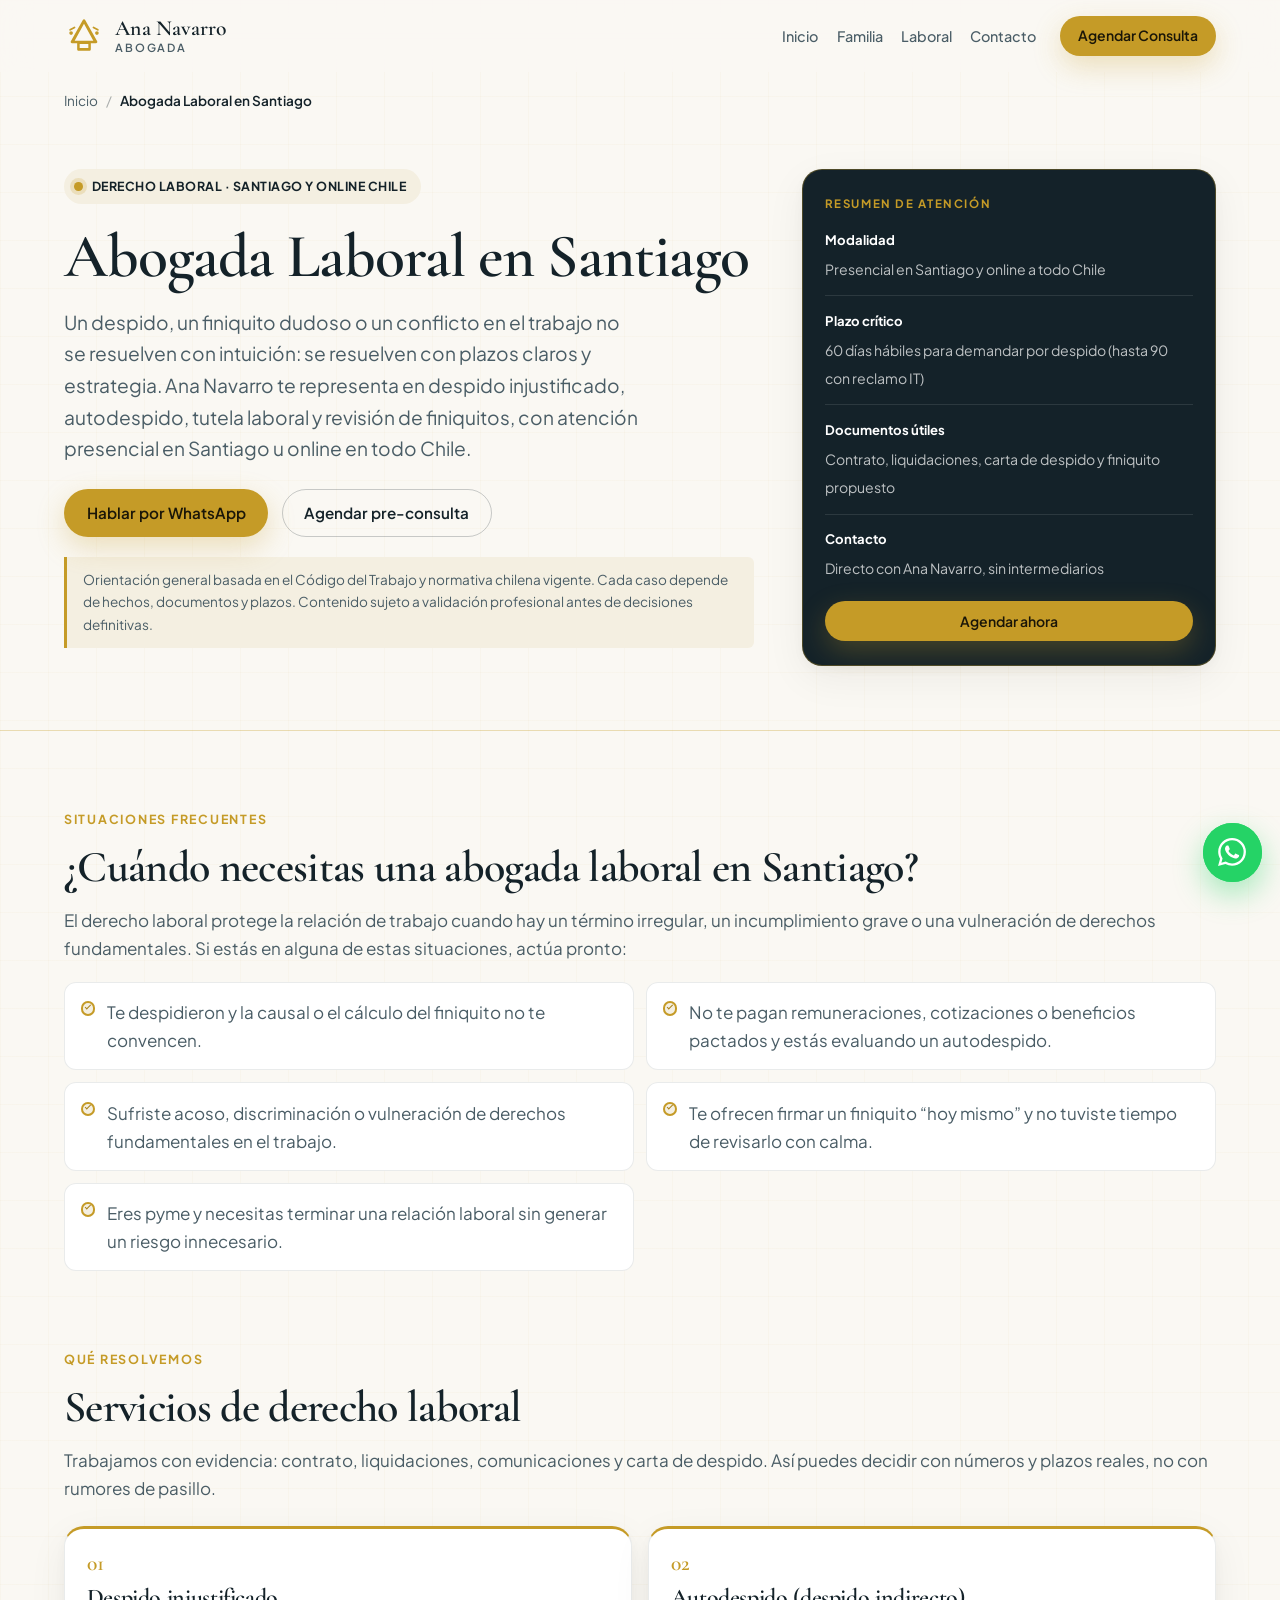
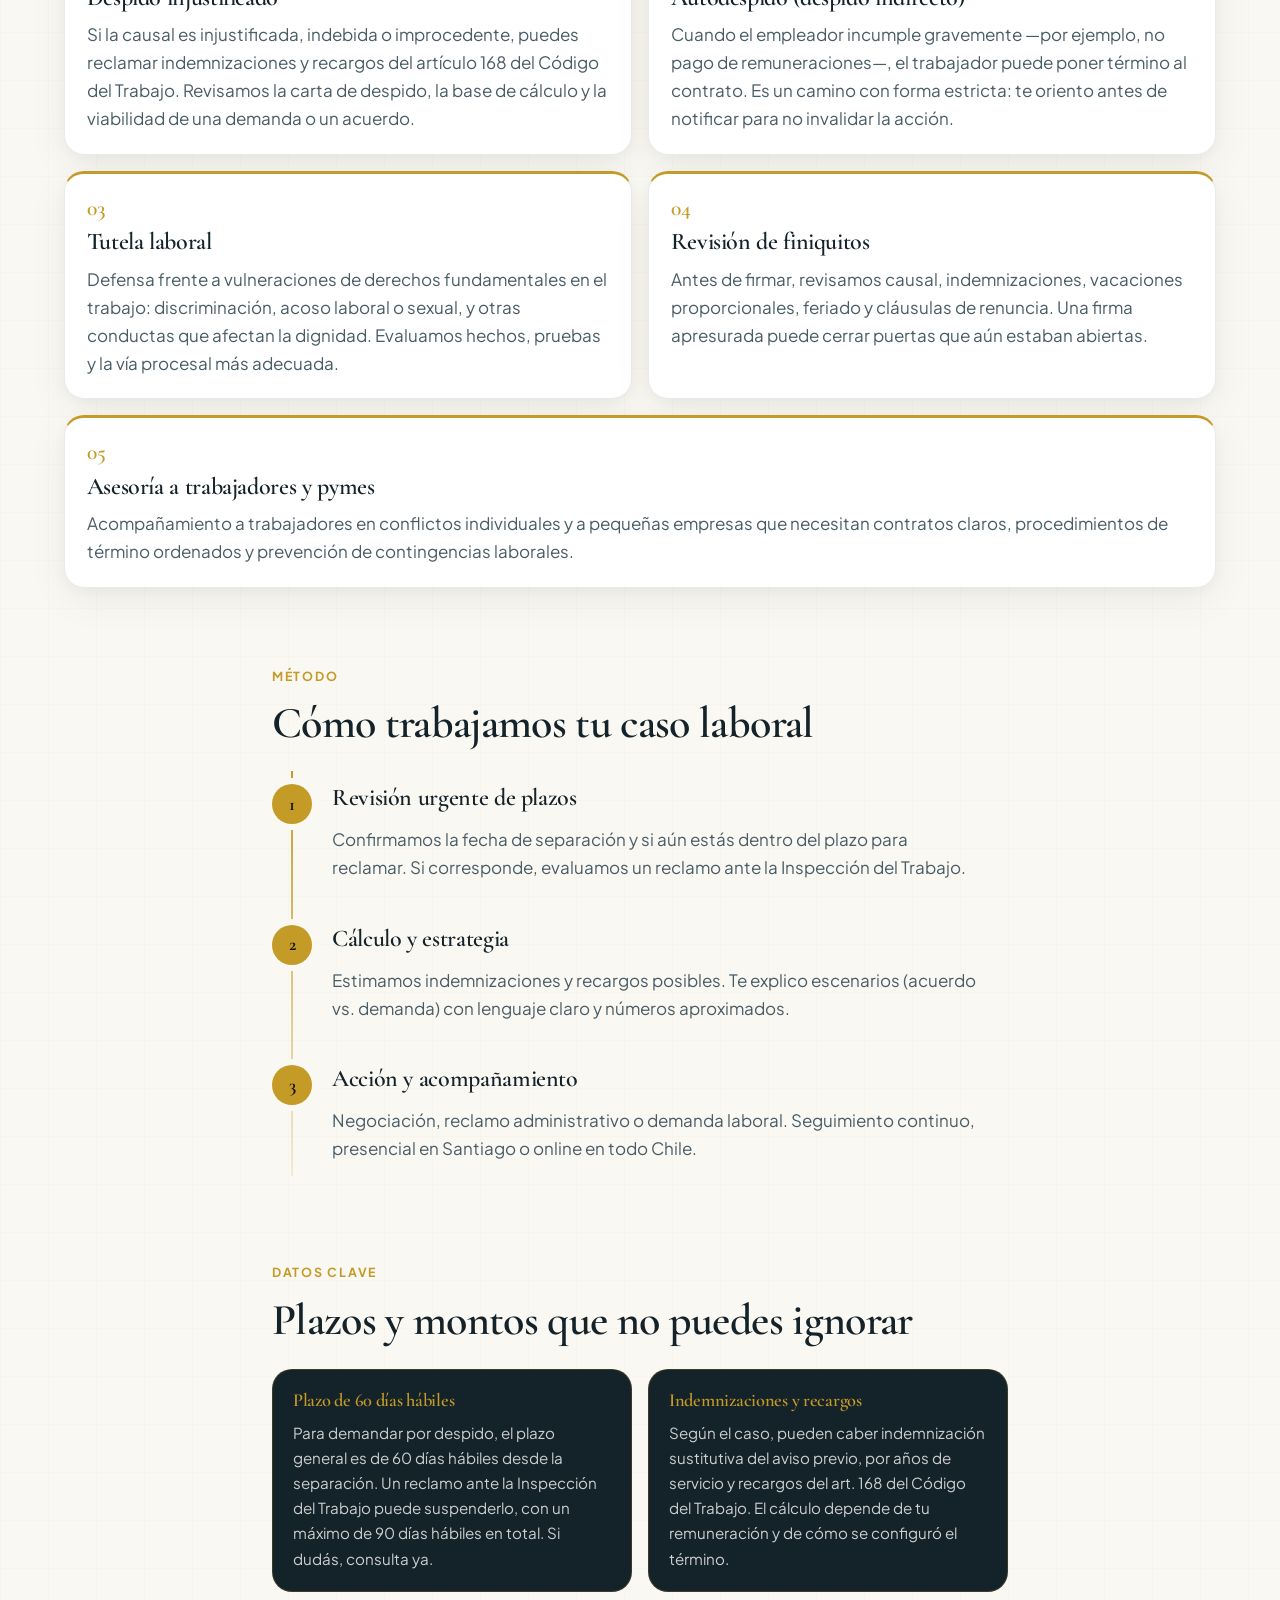
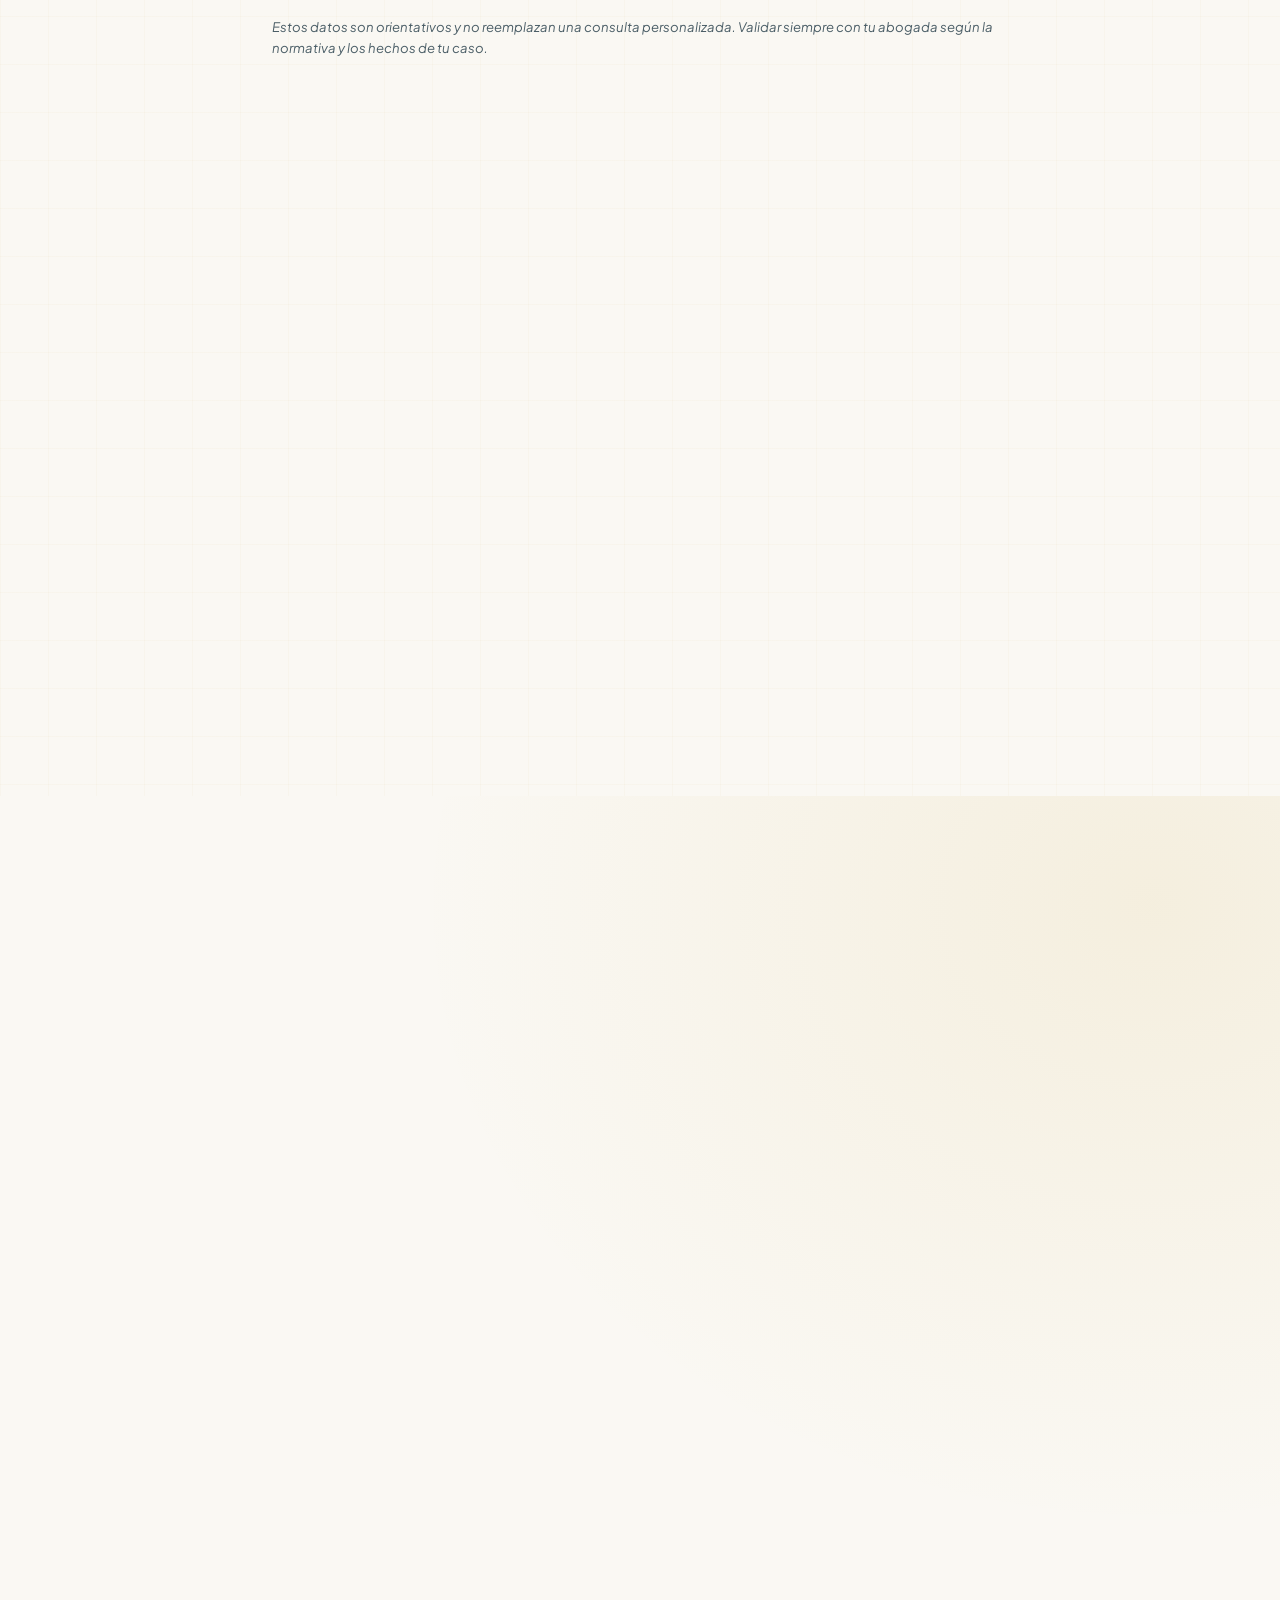
<file: abogada-laboral-santiago/index.html>
<!DOCTYPE html>
<html lang="es-CL">
<head>
  <meta charset="UTF-8">
  <meta name="viewport" content="width=device-width, initial-scale=1.0">
  <title>Abogada Laboral en Santiago | Ana Navarro – Despido, Finiquito y Tutela</title>
  <meta name="description" content="Abogada laboral en Santiago. Despido injustificado, autodespido, tutela laboral y finiquitos. Atención presencial y online a todo Chile.">
  <meta name="robots" content="index, follow">
  <meta name="author" content="Ana Navarro">
  <meta name="geo.region" content="CL-RM">
  <meta name="geo.placename" content="Santiago">
  <link rel="canonical" href="https://ananavarro.cl/abogada-laboral-santiago/">
  <link rel="icon" href="/favicon.svg" type="image/svg+xml">

  <meta property="og:type" content="website">
  <meta property="og:locale" content="es_CL">
  <meta property="og:url" content="https://ananavarro.cl/abogada-laboral-santiago/">
  <meta property="og:title" content="Abogada Laboral en Santiago | Ana Navarro">
  <meta property="og:description" content="Abogada laboral en Santiago. Despido injustificado, autodespido, tutela laboral y finiquitos. Atención presencial y online a todo Chile.">
  <meta property="og:site_name" content="Ana Navarro | Abogada">
  <meta property="og:image" content="https://ananavarro.cl/og-image.jpg">

  <meta name="twitter:card" content="summary_large_image">
  <meta name="twitter:title" content="Abogada Laboral en Santiago | Ana Navarro">
  <meta name="twitter:description" content="Despido injustificado, autodespido, tutela y finiquitos. Atención presencial en Santiago y online en Chile.">
  <meta name="twitter:image" content="https://ananavarro.cl/og-image.jpg">

  <link rel="preconnect" href="https://fonts.googleapis.com">
  <link rel="preconnect" href="https://fonts.gstatic.com" crossorigin>
  <link rel="stylesheet" href="https://fonts.googleapis.com/css2?family=Cormorant+Garamond:ital,wght@0,600;1,500&family=Plus+Jakarta+Sans:wght@400;600;700&display=swap" media="print" onload="this.media='all'">
  <noscript>
    <link rel="stylesheet" href="https://fonts.googleapis.com/css2?family=Cormorant+Garamond:ital,wght@0,600;1,500&family=Plus+Jakarta+Sans:wght@400;600;700&display=swap">
  </noscript>
  <link rel="stylesheet" href="/styles.css">

  <script type="application/ld+json">
  {
    "@context": "https://schema.org",
    "@graph": [
      {
        "@type": "BreadcrumbList",
        "@id": "https://ananavarro.cl/abogada-laboral-santiago/#breadcrumb",
        "itemListElement": [
          {
            "@type": "ListItem",
            "position": 1,
            "name": "Inicio",
            "item": "https://ananavarro.cl/"
          },
          {
            "@type": "ListItem",
            "position": 2,
            "name": "Abogada Laboral en Santiago",
            "item": "https://ananavarro.cl/abogada-laboral-santiago/"
          }
        ]
      },
      {
        "@type": "Service",
        "@id": "https://ananavarro.cl/abogada-laboral-santiago/#service",
        "name": "Derecho Laboral en Santiago",
        "serviceType": "Derecho Laboral",
        "description": "Asesoría y representación en despido injustificado, autodespido, tutela laboral, finiquitos y asesoría a trabajadores y pymes en Santiago, con atención online a todo Chile.",
        "url": "https://ananavarro.cl/abogada-laboral-santiago/",
        "provider": { "@id": "https://ananavarro.cl/#attorney" },
        "areaServed": [
          { "@type": "City", "name": "Santiago" },
          { "@type": "Country", "name": "Chile" }
        ],
        "availableChannel": {
          "@type": "ServiceChannel",
          "serviceUrl": "https://ananavarro.cl/abogada-laboral-santiago/",
          "servicePhone": "+56922595879"
        }
      },
      {
        "@type": "FAQPage",
        "@id": "https://ananavarro.cl/abogada-laboral-santiago/#faq",
        "mainEntity": [
          {
            "@type": "Question",
            "name": "¿Cuánto tiempo tengo para demandar por despido injustificado?",
            "acceptedAnswer": {
              "@type": "Answer",
              "text": "Como regla general, el plazo para demandar es de 60 días hábiles desde la separación. Un reclamo ante la Inspección del Trabajo puede suspender ese plazo, con un máximo de 90 días hábiles en total. Es crítico actuar rápido: cada día cuenta."
            }
          },
          {
            "@type": "Question",
            "name": "¿Debo firmar el finiquito que me ofrecen?",
            "acceptedAnswer": {
              "@type": "Answer",
              "text": "No firmes sin revisar. El finiquito puede incluir renuncias a acciones y montos que no reflejan lo que te corresponde. Antes de firmar, conviene una revisión rápida de causal, base de cálculo, vacaciones y eventuales recargos."
            }
          },
          {
            "@type": "Question",
            "name": "¿Qué es el autodespido o despido indirecto?",
            "acceptedAnswer": {
              "@type": "Answer",
              "text": "Es la facultad del trabajador de poner término al contrato cuando el empleador incumple gravemente sus obligaciones (por ejemplo, no pago de remuneraciones). Tiene requisitos formales estrictos: te oriento antes de notificar para no invalidar la acción."
            }
          },
          {
            "@type": "Question",
            "name": "¿Qué indemnizaciones puedo reclamar si me despiden?",
            "acceptedAnswer": {
              "@type": "Answer",
              "text": "Según el caso, pueden corresponder sustitutiva del aviso previo, por años de servicio y recargos del artículo 168 del Código del Trabajo si la causal es injustificada, indebida o improcedente. Calculamos montos estimados con tus liquidaciones y contrato."
            }
          },
          {
            "@type": "Question",
            "name": "¿Atiendes trabajadores y también pymes?",
            "acceptedAnswer": {
              "@type": "Answer",
              "text": "Sí. Asesoro a trabajadores en conflictos individuales y también a pymes que necesitan prevenir riesgos laborales, revisar contratos o gestionar un término de relación de forma correcta."
            }
          },
          {
            "@type": "Question",
            "name": "¿Puedo hacer la consulta laboral online desde otra región?",
            "acceptedAnswer": {
              "@type": "Answer",
              "text": "Sí. Atiendo de forma presencial en Santiago y online por videollamada en todo Chile. Puedes enviar contrato, finiquito y liquidaciones por WhatsApp o correo antes de la reunión."
            }
          }
        ]
      }
    ]
  }
  </script>
</head>
<body data-service="laboral">
  <a class="skip-link" href="#contenido-principal">Saltar al contenido</a>

  <header class="site-header">
    <div class="header-inner">
      <a href="/" class="brand" aria-label="Ana Navarro, Abogada — Ir al inicio">
        <svg class="brand-mark" viewBox="0 0 48 48" width="40" height="40" aria-hidden="true" focusable="false">
          <path fill="currentColor" d="M24 4c-.6 0-1.1.3-1.4.8L8.2 30.2a1.6 1.6 0 0 0 1.4 2.4h6.2v7.2c0 1.1.9 2 2 2h12.4c1.1 0 2-.9 2-2v-7.2h6.2a1.6 1.6 0 0 0 1.4-2.4L25.4 4.8A1.6 1.6 0 0 0 24 4zm0 5.4 11.2 20.4H12.8L24 9.4zM18.8 33.6h10.4v4.8H18.8v-4.8z"/>
          <rect x="6" y="14" width="8" height="2.2" rx="1.1" transform="rotate(-28 10 15.1)" fill="currentColor"/>
          <rect x="34" y="14" width="8" height="2.2" rx="1.1" transform="rotate(28 38 15.1)" fill="currentColor"/>
          <circle cx="8.5" cy="20.5" r="2.2" fill="currentColor"/>
          <circle cx="39.5" cy="20.5" r="2.2" fill="currentColor"/>
        </svg>
        <span class="brand-text">
          <span class="brand-name">Ana Navarro</span>
          <span class="brand-role">Abogada</span>
        </span>
      </a>

      <button class="nav-toggle" type="button" aria-expanded="false" aria-controls="nav-principal" aria-label="Abrir menú de navegación">
        <span class="nav-toggle-bar" aria-hidden="true"></span>
        <span class="nav-toggle-bar" aria-hidden="true"></span>
      </button>

      <nav class="site-nav" id="nav-principal" aria-label="Navegación principal">
        <ul class="nav-list">
          <li><a href="/">Inicio</a></li>
          <li><a href="/abogada-familia-santiago/">Familia</a></li>
          <li><a href="/abogada-laboral-santiago/" aria-current="page">Laboral</a></li>
          <li><a href="#contacto">Contacto</a></li>
        </ul>
        <a class="btn btn-primary btn-sm header-cta" href="#contacto">Agendar Consulta</a>
      </nav>
    </div>
  </header>

  <nav class="breadcrumb" aria-label="Miga de pan">
    <ol>
      <li><a href="/">Inicio</a></li>
      <li><span aria-current="page">Abogada Laboral en Santiago</span></li>
    </ol>
  </nav>

  <main id="contenido-principal">
    <section class="landing-hero" aria-labelledby="hero-title">
      <div class="landing-hero-inner">
        <div class="landing-hero-grid">
          <div class="hero-animate">
            <p class="eyebrow">
              <span class="eyebrow-dot" aria-hidden="true"></span>
              Derecho Laboral · Santiago y online Chile
            </p>
            <h1 id="hero-title">Abogada Laboral en Santiago</h1>
            <p class="hero-lead">
              Un despido, un finiquito dudoso o un conflicto en el trabajo no se resuelven
              con intuición: se resuelven con plazos claros y estrategia. Ana Navarro te
              representa en despido injustificado, autodespido, tutela laboral y revisión
              de finiquitos, con atención presencial en Santiago u online en todo Chile.
            </p>
            <div class="hero-actions">
              <a class="btn btn-primary" href="https://wa.me/56922595879?text=Hola%20Ana%2C%20quisiera%20una%20consulta%20de%20Derecho%20Laboral." target="_blank" rel="noopener noreferrer">
                Hablar por WhatsApp
              </a>
              <a class="btn btn-outline" href="#contacto">Agendar pre-consulta</a>
            </div>
            <p class="legal-note">
              Orientación general basada en el Código del Trabajo y normativa chilena vigente.
              Cada caso depende de hechos, documentos y plazos. Contenido sujeto a validación
              profesional antes de decisiones definitivas.
            </p>
          </div>
          <aside class="landing-aside hero-animate" aria-label="Resumen de atención laboral">
            <p class="landing-aside-label">Resumen de atención</p>
            <ul class="landing-aside-list">
              <li>
                <strong>Modalidad</strong>
                <span>Presencial en Santiago y online a todo Chile</span>
              </li>
              <li>
                <strong>Plazo crítico</strong>
                <span>60 días hábiles para demandar por despido (hasta 90 con reclamo IT)</span>
              </li>
              <li>
                <strong>Documentos útiles</strong>
                <span>Contrato, liquidaciones, carta de despido y finiquito propuesto</span>
              </li>
              <li>
                <strong>Contacto</strong>
                <span>Directo con Ana Navarro, sin intermediarios</span>
              </li>
            </ul>
            <a class="btn btn-primary btn-sm" href="#contacto">Agendar ahora</a>
          </aside>
        </div>
      </div>
    </section>

    <section class="content-block wide" aria-labelledby="cuando-title">
      <div class="section-inner reveal">
        <p class="section-kicker">Situaciones frecuentes</p>
        <h2 id="cuando-title">¿Cuándo necesitas una abogada laboral en Santiago?</h2>
        <p>
          El derecho laboral protege la relación de trabajo cuando hay un término
          irregular, un incumplimiento grave o una vulneración de derechos
          fundamentales. Si estás en alguna de estas situaciones, actúa pronto:
        </p>
        <ul class="situation-list">
          <li>Te despidieron y la causal o el cálculo del finiquito no te convencen.</li>
          <li>No te pagan remuneraciones, cotizaciones o beneficios pactados y estás evaluando un autodespido.</li>
          <li>Sufriste acoso, discriminación o vulneración de derechos fundamentales en el trabajo.</li>
          <li>Te ofrecen firmar un finiquito “hoy mismo” y no tuviste tiempo de revisarlo con calma.</li>
          <li>Eres pyme y necesitas terminar una relación laboral sin generar un riesgo innecesario.</li>
        </ul>
      </div>
    </section>

    <section class="content-block wide" aria-labelledby="servicios-title">
      <div class="section-inner">
        <header class="reveal">
          <p class="section-kicker">Qué resolvemos</p>
          <h2 id="servicios-title">Servicios de derecho laboral</h2>
          <p>
            Trabajamos con evidencia: contrato, liquidaciones, comunicaciones y
            carta de despido. Así puedes decidir con números y plazos reales,
            no con rumores de pasillo.
          </p>
        </header>

        <div class="subservice-grid">
          <article class="subservice-card reveal" style="--delay:0ms">
            <span class="subservice-index" aria-hidden="true">01</span>
            <h3>Despido injustificado</h3>
            <p>
              Si la causal es injustificada, indebida o improcedente, puedes
              reclamar indemnizaciones y recargos del artículo 168 del Código
              del Trabajo. Revisamos la carta de despido, la base de cálculo
              y la viabilidad de una demanda o un acuerdo.
            </p>
          </article>

          <article class="subservice-card reveal" style="--delay:80ms">
            <span class="subservice-index" aria-hidden="true">02</span>
            <h3>Autodespido (despido indirecto)</h3>
            <p>
              Cuando el empleador incumple gravemente —por ejemplo, no pago de
              remuneraciones—, el trabajador puede poner término al contrato.
              Es un camino con forma estricta: te oriento antes de notificar
              para no invalidar la acción.
            </p>
          </article>

          <article class="subservice-card reveal" style="--delay:160ms">
            <span class="subservice-index" aria-hidden="true">03</span>
            <h3>Tutela laboral</h3>
            <p>
              Defensa frente a vulneraciones de derechos fundamentales en el
              trabajo: discriminación, acoso laboral o sexual, y otras conductas
              que afectan la dignidad. Evaluamos hechos, pruebas y la vía
              procesal más adecuada.
            </p>
          </article>

          <article class="subservice-card reveal" style="--delay:240ms">
            <span class="subservice-index" aria-hidden="true">04</span>
            <h3>Revisión de finiquitos</h3>
            <p>
              Antes de firmar, revisamos causal, indemnizaciones, vacaciones
              proporcionales, feriado y cláusulas de renuncia. Una firma apresurada
              puede cerrar puertas que aún estaban abiertas.
            </p>
          </article>

          <article class="subservice-card reveal" style="--delay:320ms">
            <span class="subservice-index" aria-hidden="true">05</span>
            <h3>Asesoría a trabajadores y pymes</h3>
            <p>
              Acompañamiento a trabajadores en conflictos individuales y a
              pequeñas empresas que necesitan contratos claros, procedimientos
              de término ordenados y prevención de contingencias laborales.
            </p>
          </article>
        </div>
      </div>
    </section>

    <section class="content-block" aria-labelledby="proceso-title">
      <div class="section-inner reveal">
        <p class="section-kicker">Método</p>
        <h2 id="proceso-title">Cómo trabajamos tu caso laboral</h2>
        <ol class="process-timeline">
          <li class="process-timeline-step">
            <span class="process-num" aria-hidden="true">1</span>
            <div>
              <h3>Revisión urgente de plazos</h3>
              <p>Confirmamos la fecha de separación y si aún estás dentro del plazo para reclamar. Si corresponde, evaluamos un reclamo ante la Inspección del Trabajo.</p>
            </div>
          </li>
          <li class="process-timeline-step">
            <span class="process-num" aria-hidden="true">2</span>
            <div>
              <h3>Cálculo y estrategia</h3>
              <p>Estimamos indemnizaciones y recargos posibles. Te explico escenarios (acuerdo vs. demanda) con lenguaje claro y números aproximados.</p>
            </div>
          </li>
          <li class="process-timeline-step">
            <span class="process-num" aria-hidden="true">3</span>
            <div>
              <h3>Acción y acompañamiento</h3>
              <p>Negociación, reclamo administrativo o demanda laboral. Seguimiento continuo, presencial en Santiago o online en todo Chile.</p>
            </div>
          </li>
        </ol>
      </div>
    </section>

    <section class="content-block" aria-labelledby="plazos-title">
      <div class="section-inner reveal">
        <p class="section-kicker">Datos clave</p>
        <h2 id="plazos-title">Plazos y montos que no puedes ignorar</h2>
        <div class="landing-keys">
          <article class="key-card">
            <h3>Plazo de 60 días hábiles</h3>
            <p>
              Para demandar por despido, el plazo general es de 60 días hábiles
              desde la separación. Un reclamo ante la Inspección del Trabajo
              puede suspenderlo, con un máximo de 90 días hábiles en total.
              Si dudás, consulta ya.
            </p>
          </article>
          <article class="key-card">
            <h3>Indemnizaciones y recargos</h3>
            <p>
              Según el caso, pueden caber indemnización sustitutiva del aviso
              previo, por años de servicio y recargos del art. 168 del Código
              del Trabajo. El cálculo depende de tu remuneración y de cómo se
              configuró el término.
            </p>
          </article>
        </div>
        <p class="disclaimer">
          Estos datos son orientativos y no reemplazan una consulta personalizada.
          Validar siempre con tu abogada según la normativa y los hechos de tu caso.
        </p>
      </div>
    </section>

    <section class="faq landing-faq content-block" id="faq" aria-labelledby="faq-title">
      <div class="section-inner faq-inner">
        <header class="reveal">
          <p class="section-kicker">Dudas frecuentes</p>
          <h2 id="faq-title">Preguntas frecuentes sobre derecho laboral en Santiago</h2>
        </header>
        <div class="faq-list">
          <details class="faq-item reveal">
            <summary><span>¿Cuánto tiempo tengo para demandar por despido injustificado?</span></summary>
            <p>Como regla general, el plazo para demandar es de 60 días hábiles desde la separación. Un reclamo ante la Inspección del Trabajo puede suspender ese plazo, con un máximo de 90 días hábiles en total. Es crítico actuar rápido: cada día cuenta.</p>
          </details>
          <details class="faq-item reveal">
            <summary><span>¿Debo firmar el finiquito que me ofrecen?</span></summary>
            <p>No firmes sin revisar. El finiquito puede incluir renuncias a acciones y montos que no reflejan lo que te corresponde. Antes de firmar, conviene una revisión rápida de causal, base de cálculo, vacaciones y eventuales recargos.</p>
          </details>
          <details class="faq-item reveal">
            <summary><span>¿Qué es el autodespido o despido indirecto?</span></summary>
            <p>Es la facultad del trabajador de poner término al contrato cuando el empleador incumple gravemente sus obligaciones (por ejemplo, no pago de remuneraciones). Tiene requisitos formales estrictos: te oriento antes de notificar para no invalidar la acción.</p>
          </details>
          <details class="faq-item reveal">
            <summary><span>¿Qué indemnizaciones puedo reclamar si me despiden?</span></summary>
            <p>Según el caso, pueden corresponder sustitutiva del aviso previo, por años de servicio y recargos del artículo 168 del Código del Trabajo si la causal es injustificada, indebida o improcedente. Calculamos montos estimados con tus liquidaciones y contrato.</p>
          </details>
          <details class="faq-item reveal">
            <summary><span>¿Atiendes trabajadores y también pymes?</span></summary>
            <p>Sí. Asesoro a trabajadores en conflictos individuales y también a pymes que necesitan prevenir riesgos laborales, revisar contratos o gestionar un término de relación de forma correcta.</p>
          </details>
          <details class="faq-item reveal">
            <summary><span>¿Puedo hacer la consulta laboral online desde otra región?</span></summary>
            <p>Sí. Atiendo de forma presencial en Santiago y online por videollamada en todo Chile. Puedes enviar contrato, finiquito y liquidaciones por WhatsApp o correo antes de la reunión.</p>
          </details>
        </div>
      </div>
    </section>

    <section class="intake" id="contacto" aria-labelledby="intake-title">
      <div class="section-inner intake-inner">
        <header class="section-head reveal">
          <p class="section-kicker">Pre-consulta</p>
          <h2 id="intake-title">Agenda tu consulta laboral en Santiago u online</h2>
          <p class="section-lead">
            Si te despidieron o te ofrecen firmar un finiquito, escribe hoy.
            El mensaje llega directo a Ana Navarro, con la materia Laboral preseleccionada.
          </p>
        </header>

        <form class="intake-form reveal" id="preconsulta-form" data-default-area="Laboral" novalidate>
          <div class="form-row">
            <div class="field">
              <label for="nombre">Tu nombre</label>
              <input type="text" id="nombre" name="nombre" autocomplete="name" required placeholder="Ej: Pedro Fuentes" maxlength="80">
              <p class="field-error" id="nombre-error" hidden>Por favor, indica tu nombre.</p>
            </div>
            <div class="field">
              <label for="materia">Materia del caso</label>
              <select id="materia" name="materia" required>
                <option value="">Selecciona un área</option>
                <option value="Familia">Familia</option>
                <option value="Civil/Contratos">Civil / Contratos</option>
                <option value="Laboral" selected>Laboral</option>
                <option value="Herencias/Propiedades">Herencias / Propiedades</option>
                <option value="Otro">Otro</option>
              </select>
              <p class="field-error" id="materia-error" hidden>Selecciona la materia de tu consulta.</p>
            </div>
          </div>

          <fieldset class="field fieldset-urgency">
            <legend>Nivel de urgencia</legend>
            <div class="urgency-options">
              <label class="radio-card">
                <input type="radio" name="urgencia" value="Consulta preventiva">
                <span>Consulta preventiva</span>
              </label>
              <label class="radio-card">
                <input type="radio" name="urgencia" value="Trámite en curso" checked>
                <span>Trámite en curso</span>
              </label>
              <label class="radio-card">
                <input type="radio" name="urgencia" value="Urgente">
                <span>Urgente</span>
              </label>
            </div>
          </fieldset>

          <div class="field">
            <label for="resumen">Breve resumen <span class="optional">(opcional)</span></label>
            <textarea id="resumen" name="resumen" rows="4" maxlength="600" placeholder="Ej: Me despidieron el viernes y me ofrecieron firmar finiquito..."></textarea>
          </div>

          <div class="form-actions">
            <button type="submit" class="btn btn-primary" id="btn-whatsapp">Enviar Consulta Directa a Ana Navarro</button>
            <a class="btn btn-outline" href="#" id="btn-email">Enviar por correo</a>
          </div>
          <p class="form-note" role="status" aria-live="polite" id="form-status"></p>
        </form>

        <div class="related-services reveal">
          <a class="btn btn-outline btn-sm" href="/">Volver al inicio</a>
          <a class="btn btn-outline btn-sm" href="/abogada-familia-santiago/">Ver Derecho de Familia</a>
        </div>
      </div>
    </section>
  </main>

  <footer class="site-footer">
    <div class="footer-inner">
      <div class="footer-brand">
        <a href="/" class="brand brand-footer" aria-label="Ana Navarro, Abogada — Ir al inicio">
          <svg class="brand-mark" viewBox="0 0 48 48" width="36" height="36" aria-hidden="true" focusable="false">
            <path fill="currentColor" d="M24 4c-.6 0-1.1.3-1.4.8L8.2 30.2a1.6 1.6 0 0 0 1.4 2.4h6.2v7.2c0 1.1.9 2 2 2h12.4c1.1 0 2-.9 2-2v-7.2h6.2a1.6 1.6 0 0 0 1.4-2.4L25.4 4.8A1.6 1.6 0 0 0 24 4zm0 5.4 11.2 20.4H12.8L24 9.4zM18.8 33.6h10.4v4.8H18.8v-4.8z"/>
            <rect x="6" y="14" width="8" height="2.2" rx="1.1" transform="rotate(-28 10 15.1)" fill="currentColor"/>
            <rect x="34" y="14" width="8" height="2.2" rx="1.1" transform="rotate(28 38 15.1)" fill="currentColor"/>
            <circle cx="8.5" cy="20.5" r="2.2" fill="currentColor"/>
            <circle cx="39.5" cy="20.5" r="2.2" fill="currentColor"/>
          </svg>
          <span class="brand-text">
            <span class="brand-name">Ana Navarro</span>
            <span class="brand-role">Abogada</span>
          </span>
        </a>
        <p>Abogada laboral en Santiago. Atención presencial y online a todo Chile.</p>
      </div>
      <div class="footer-contact">
        <h2 class="footer-heading">Contacto</h2>
        <ul>
          <li><a href="tel:+56922595879">+(56) 9 2259 5879</a></li>
          <li><a href="mailto:ana.navarro.v01@gmail.com">ana.navarro.v01@gmail.com</a></li>
          <li><a href="https://wa.me/56922595879" target="_blank" rel="noopener noreferrer">WhatsApp</a></li>
        </ul>
      </div>
      <nav class="footer-nav" aria-label="Servicios">
        <h2 class="footer-heading">Servicios</h2>
        <ul>
          <li><a href="/abogada-familia-santiago/">Familia en Santiago</a></li>
          <li><a href="/abogada-laboral-santiago/">Laboral en Santiago</a></li>
          <li><a href="/">Inicio</a></li>
        </ul>
      </nav>
    </div>
    <div class="footer-bottom">
      <p>&copy; <span id="year"></span> Ana Navarro — Abogada. Todos los derechos reservados.</p>
      <p class="footer-legal">Santiago · Online a todo Chile · Español</p>
    </div>
  </footer>

  <div class="mobile-cta-bar" role="group" aria-label="Acciones rápidas de contacto">
    <a class="mobile-cta-wa" href="https://wa.me/56922595879" target="_blank" rel="noopener noreferrer">WhatsApp</a>
    <a class="mobile-cta-call" href="tel:+56922595879">Llamar</a>
  </div>

  <a class="wa-float" href="https://wa.me/56922595879" target="_blank" rel="noopener noreferrer" aria-label="Escribir a Ana Navarro por WhatsApp">
    <span class="wa-float-tooltip" role="tooltip">¿Duda laboral? Escríbeme</span>
    <span class="wa-float-pulse" aria-hidden="true"></span>
    <svg viewBox="0 0 24 24" width="28" height="28" aria-hidden="true" focusable="false">
      <path fill="currentColor" d="M17.472 14.382c-.297-.149-1.758-.867-2.03-.967-.273-.099-.471-.148-.67.15-.197.297-.767.966-.94 1.164-.173.199-.347.223-.644.075-.297-.15-1.255-.463-2.39-1.475-.883-.788-1.48-1.761-1.653-2.059-.173-.297-.018-.458.13-.606.134-.133.298-.347.446-.52.149-.174.198-.298.298-.497.099-.198.05-.371-.025-.52-.075-.149-.669-1.612-.916-2.207-.242-.579-.487-.5-.669-.51-.173-.008-.371-.01-.57-.01-.198 0-.52.074-.792.372-.272.297-1.04 1.016-1.04 2.479 0 1.462 1.065 2.875 1.213 3.074.149.198 2.096 3.2 5.077 4.487.709.306 1.262.489 1.694.625.712.227 1.36.195 1.871.118.571-.085 1.758-.719 2.006-1.413.248-.694.248-1.289.173-1.413-.074-.124-.272-.198-.57-.347m-5.421 7.403h-.004a9.87 9.87 0 0 1-5.031-1.378l-.361-.214-3.741.982.998-3.648-.235-.374a9.86 9.86 0 0 1-1.51-5.26c.001-5.45 4.436-9.884 9.888-9.884 2.64 0 5.122 1.03 6.988 2.898a9.825 9.825 0 0 1 2.893 6.994c-.003 5.45-4.435 9.884-9.885 9.884m8.413-18.297A11.815 11.815 0 0 0 12.05 0C5.495 0 .16 5.335.157 11.892c0 2.096.547 4.142 1.588 5.945L.057 24l6.305-1.654a11.882 11.882 0 0 0 5.683 1.448h.005c6.554 0 11.89-5.335 11.893-11.893a11.821 11.821 0 0 0-3.48-8.413z"/>
    </svg>
  </a>

  <script src="/script.js" defer></script>
</body>
</html>
</file>
<file: styles.css>
/* ==========================================================================
   Ana Navarro — Abogada | Warm Legal Authority (Editorial)
   Light CSS only — no image assets, no JS animation libraries
   ========================================================================== */

:root {
  --bg-primary: #FAF8F3;
  --bg-subtle: #F3EFE6;
  --bg-surface: #FFFFFF;
  --bg-dark: #142229;
  --bg-dark-elevated: #1C2E37;
  --accent-gold: #C59B27;
  --accent-gold-deep: #A8821A;
  --accent-gold-light: #F4EFE1;
  --text-primary: #142229;
  --text-secondary: #4A5D66;
  --border-soft: rgba(20, 34, 41, 0.09);
  --border-gold: rgba(197, 155, 39, 0.32);

  --wa-green: #25D366;
  --wa-green-dark: #1DA851;

  --font-display: "Cormorant Garamond", Georgia, "Times New Roman", serif;
  --font-body: "Plus Jakarta Sans", "Segoe UI", sans-serif;

  --space-1: 0.25rem;
  --space-2: 0.5rem;
  --space-3: 0.75rem;
  --space-4: 1rem;
  --space-5: 1.5rem;
  --space-6: 2rem;
  --space-7: 3rem;
  --space-8: 4.5rem;
  --space-9: 6.5rem;

  --radius-sm: 0.375rem;
  --radius-md: 0.75rem;
  --radius-lg: 1.25rem;

  --shadow-soft: 0 4px 16px rgba(20, 34, 41, 0.04), 0 12px 40px rgba(20, 34, 41, 0.06);
  --shadow-lift: 0 8px 24px rgba(20, 34, 41, 0.06), 0 20px 48px rgba(20, 34, 41, 0.1);

  --header-h: 4.5rem;
  --max-w: 72rem;
  --ease: cubic-bezier(0.22, 1, 0.36, 1);

  --focus-ring: 0 0 0 3px rgba(197, 155, 39, 0.45);
}

*,
*::before,
*::after {
  box-sizing: border-box;
}

html {
  scroll-behavior: smooth;
  scroll-padding-top: calc(var(--header-h) + 0.75rem);
}

@media (prefers-reduced-motion: reduce) {
  html {
    scroll-behavior: auto;
  }

  *,
  *::before,
  *::after {
    animation-duration: 0.01ms !important;
    animation-iteration-count: 1 !important;
    transition-duration: 0.01ms !important;
  }

  .reveal {
    opacity: 1 !important;
    transform: none !important;
  }

  .hero-animate {
    animation: none !important;
    opacity: 1 !important;
    transform: none !important;
  }

  .wa-float-pulse {
    animation: none !important;
  }
}

body {
  margin: 0;
  font-family: var(--font-body);
  font-size: 1.0625rem;
  line-height: 1.65;
  color: var(--text-primary);
  background-color: var(--bg-primary);
  background-image:
    linear-gradient(rgba(197, 155, 39, 0.03) 1px, transparent 1px),
    linear-gradient(90deg, rgba(197, 155, 39, 0.03) 1px, transparent 1px);
  background-size: 48px 48px;
  -webkit-font-smoothing: antialiased;
  text-rendering: optimizeLegibility;
  padding-bottom: 0;
}

img,
svg {
  display: block;
  max-width: 100%;
}

a {
  color: inherit;
  text-decoration-thickness: 1px;
  text-underline-offset: 0.18em;
}

a:hover {
  color: var(--accent-gold);
}

:focus-visible {
  outline: none;
  box-shadow: var(--focus-ring);
}

.skip-link {
  position: absolute;
  left: 1rem;
  top: -4rem;
  z-index: 1000;
  padding: 0.75rem 1rem;
  background: var(--bg-dark);
  color: #fff;
  border-radius: var(--radius-sm);
  text-decoration: none;
  font-weight: 600;
}

.skip-link:focus {
  top: 1rem;
}

h1,
h2,
h3 {
  font-family: var(--font-display);
  font-weight: 600;
  line-height: 1.15;
  letter-spacing: -0.015em;
  color: var(--text-primary);
  margin: 0 0 0.85rem;
}

h1 {
  font-size: clamp(2.35rem, 5.2vw, 3.85rem);
  font-weight: 600;
}

h2 {
  font-size: clamp(1.9rem, 3.6vw, 2.75rem);
}

h3 {
  font-size: clamp(1.25rem, 2vw, 1.5rem);
}

p {
  margin: 0 0 1rem;
  color: var(--text-secondary);
}

p:last-child {
  margin-bottom: 0;
}

ul,
ol {
  margin: 0;
  padding: 0;
  list-style: none;
}

button,
input,
select,
textarea {
  font: inherit;
  color: inherit;
}

.section-inner {
  width: min(100% - 2rem, var(--max-w));
  margin-inline: auto;
}

.section-kicker {
  display: inline-flex;
  align-items: center;
  gap: 0.5rem;
  margin: 0 0 0.75rem;
  font-size: 0.78rem;
  font-weight: 700;
  letter-spacing: 0.14em;
  text-transform: uppercase;
  color: var(--accent-gold);
}

.section-head {
  max-width: 40rem;
  margin-bottom: var(--space-7);
}

.section-lead {
  font-size: 1.05rem;
  max-width: 38rem;
}

/* Deferred paint for below-fold sections — Core Web Vitals */
#como-trabajamos,
#contacto,
#faq,
.site-footer {
  content-visibility: auto;
  contain-intrinsic-size: auto 560px;
}

/* --------------------------------------------------------------------------
   Buttons
   -------------------------------------------------------------------------- */

.btn {
  display: inline-flex;
  align-items: center;
  justify-content: center;
  gap: 0.55rem;
  min-height: 3rem;
  padding: 0.8rem 1.35rem;
  border-radius: 999px;
  border: 1.5px solid transparent;
  font-size: 0.95rem;
  font-weight: 600;
  line-height: 1.2;
  text-decoration: none;
  cursor: pointer;
  transition: transform 0.25s var(--ease), background-color 0.25s var(--ease),
    color 0.25s var(--ease), border-color 0.25s var(--ease), box-shadow 0.25s var(--ease);
}

.btn:hover {
  transform: translateY(-1px);
  color: inherit;
}

.btn-sm {
  min-height: 2.5rem;
  padding: 0.55rem 1.05rem;
  font-size: 0.875rem;
}

.btn-primary {
  background: var(--accent-gold);
  color: #1a1608;
  box-shadow: 0 10px 28px rgba(197, 155, 39, 0.28);
}

.btn-primary:hover {
  background: var(--bg-dark);
  color: #fff;
  box-shadow: 0 12px 32px rgba(20, 34, 41, 0.22);
}

.btn-outline {
  background: transparent;
  border-color: rgba(20, 34, 41, 0.22);
  color: var(--text-primary);
}

.btn-outline:hover {
  border-color: var(--accent-gold);
  color: var(--text-primary);
  background: rgba(197, 155, 39, 0.06);
}

.btn-ghost {
  width: 100%;
  margin-top: auto;
  background: var(--accent-gold-light);
  color: var(--text-primary);
  border-color: transparent;
}

.btn-ghost:hover {
  background: var(--accent-gold);
  color: #1a1608;
}

.icon-wa {
  flex-shrink: 0;
}

/* --------------------------------------------------------------------------
   Header
   -------------------------------------------------------------------------- */

.site-header {
  position: sticky;
  top: 0;
  z-index: 100;
  height: var(--header-h);
  background: rgba(250, 248, 243, 0.88);
  backdrop-filter: blur(14px);
  border-bottom: 1px solid transparent;
  transition: border-color 0.3s var(--ease), box-shadow 0.3s var(--ease),
    background-color 0.3s var(--ease);
}

.site-header.is-scrolled {
  border-bottom-color: var(--border-soft);
  box-shadow: 0 8px 30px rgba(20, 34, 41, 0.05);
  background: rgba(250, 248, 243, 0.96);
}

.header-inner {
  width: min(100% - 2rem, var(--max-w));
  margin-inline: auto;
  height: 100%;
  display: flex;
  align-items: center;
  justify-content: space-between;
  gap: 1rem;
}

.brand {
  display: inline-flex;
  align-items: center;
  gap: 0.7rem;
  text-decoration: none;
  color: var(--text-primary);
  min-width: 0;
}

.brand:hover {
  color: var(--text-primary);
}

.brand-mark {
  color: var(--accent-gold);
  flex-shrink: 0;
}

.brand-text {
  display: flex;
  flex-direction: column;
  line-height: 1.1;
}

.brand-name {
  font-family: var(--font-display);
  font-size: 1.35rem;
  font-weight: 600;
  letter-spacing: 0.01em;
}

.brand-role {
  font-size: 0.7rem;
  font-weight: 600;
  letter-spacing: 0.16em;
  text-transform: uppercase;
  color: var(--text-secondary);
}

.nav-toggle {
  display: none;
  width: 2.75rem;
  height: 2.75rem;
  border: 1px solid rgba(20, 34, 41, 0.14);
  border-radius: var(--radius-sm);
  background: var(--bg-surface);
  padding: 0;
  align-items: center;
  justify-content: center;
  flex-direction: column;
  gap: 0.35rem;
  cursor: pointer;
}

.nav-toggle-bar {
  display: block;
  width: 1.15rem;
  height: 2px;
  background: var(--text-primary);
  transition: transform 0.25s var(--ease);
}

.nav-toggle[aria-expanded="true"] .nav-toggle-bar:first-child {
  transform: translateY(3.5px) rotate(45deg);
}

.nav-toggle[aria-expanded="true"] .nav-toggle-bar:last-child {
  transform: translateY(-3.5px) rotate(-45deg);
}

.site-nav {
  display: flex;
  align-items: center;
  gap: 1.5rem;
}

.nav-list {
  display: flex;
  align-items: center;
  gap: 1.15rem;
}

.nav-list a {
  font-size: 0.9rem;
  font-weight: 500;
  text-decoration: none;
  color: var(--text-secondary);
  position: relative;
}

.nav-list a::after {
  content: "";
  position: absolute;
  left: 0;
  bottom: -0.35rem;
  width: 100%;
  height: 2px;
  background: var(--accent-gold);
  transform: scaleX(0);
  transform-origin: left;
  transition: transform 0.25s var(--ease);
}

.nav-list a:hover,
.nav-list a[aria-current="true"] {
  color: var(--text-primary);
}

.nav-list a:hover::after,
.nav-list a[aria-current="true"]::after {
  transform: scaleX(1);
}

/* --------------------------------------------------------------------------
   Hero
   -------------------------------------------------------------------------- */

.hero {
  position: relative;
  overflow: hidden;
  padding: clamp(2.5rem, 6vw, 5rem) 0 clamp(3rem, 7vw, 5.5rem);
  border-bottom: 1px solid var(--border-gold);
}

.hero::before {
  content: "";
  position: absolute;
  inset: auto -10% -20% 40%;
  height: 70%;
  background: linear-gradient(115deg, transparent 0%, rgba(197, 155, 39, 0.08) 45%, transparent 70%);
  pointer-events: none;
  transform: skewY(-8deg);
}

.hero-watermark {
  position: absolute;
  right: -4%;
  top: 8%;
  color: var(--accent-gold);
  opacity: 0.045;
  pointer-events: none;
  z-index: 0;
}

.hero-inner {
  position: relative;
  z-index: 1;
  width: min(100% - 2rem, var(--max-w));
  margin-inline: auto;
  display: grid;
  grid-template-columns: 1.15fr 0.85fr;
  gap: clamp(2rem, 5vw, 4rem);
  align-items: center;
}

/* Instant LCP — no opacity:0 dependency on JS */
.hero-animate {
  animation: heroFade 0.7s var(--ease) both;
}

@keyframes heroFade {
  from {
    opacity: 0.001;
    transform: translateY(0.65rem);
  }
  to {
    opacity: 1;
    transform: none;
  }
}

.eyebrow {
  display: inline-flex;
  align-items: center;
  gap: 0.55rem;
  margin: 0 0 1.15rem;
  padding: 0.45rem 0.9rem 0.45rem 0.65rem;
  background: var(--accent-gold-light);
  border-radius: 999px;
  font-size: 0.78rem;
  font-weight: 700;
  letter-spacing: 0.04em;
  text-transform: uppercase;
  color: var(--text-primary);
}

.eyebrow-dot {
  width: 0.55rem;
  height: 0.55rem;
  border-radius: 50%;
  background: var(--accent-gold);
  box-shadow: 0 0 0 4px rgba(197, 155, 39, 0.2);
}

.hero-lead {
  font-size: clamp(1.05rem, 1.6vw, 1.2rem);
  max-width: 36rem;
  margin-bottom: 1.75rem;
}

.hero-actions {
  display: flex;
  flex-wrap: wrap;
  gap: 0.85rem;
}

.hero-trust {
  justify-self: end;
  width: min(100%, 24rem);
  display: grid;
  gap: 1rem;
}

/* Editorial authority card — replaces photo placeholder */
.authority-card {
  position: relative;
  background: var(--bg-dark);
  border-radius: var(--radius-lg);
  padding: 0.85rem;
  box-shadow: var(--shadow-lift);
  border: 1px solid var(--border-gold);
}

.authority-card::before {
  content: "";
  position: absolute;
  inset: 0.4rem;
  border: 1px solid rgba(197, 155, 39, 0.38);
  border-radius: calc(var(--radius-lg) - 0.3rem);
  pointer-events: none;
}

.authority-card-inner {
  position: relative;
  z-index: 1;
  padding: 1.75rem 1.35rem 1.5rem;
  text-align: center;
  color: #fff;
  background:
    radial-gradient(ellipse at 50% 0%, rgba(197, 155, 39, 0.14), transparent 55%),
    linear-gradient(165deg, var(--bg-dark-elevated), var(--bg-dark));
  border-radius: calc(var(--radius-lg) - 0.55rem);
}

.authority-eyebrow {
  margin: 0 0 1rem;
  font-size: 0.72rem;
  font-weight: 700;
  letter-spacing: 0.18em;
  text-transform: uppercase;
  color: rgba(255, 255, 255, 0.55);
}

.authority-monogram {
  font-family: var(--font-display);
  font-size: 4.25rem;
  font-weight: 600;
  color: var(--accent-gold);
  line-height: 1;
  letter-spacing: 0.04em;
  margin-bottom: 0.35rem;
}

.authority-role {
  margin: 0 0 1.35rem;
  font-size: 0.88rem;
  font-weight: 600;
  letter-spacing: 0.06em;
  color: rgba(255, 255, 255, 0.78);
}

.authority-quote {
  margin: 0 0 1.5rem;
  padding: 0 0.5rem;
  border: 0;
  font-family: var(--font-display);
  font-size: 1.2rem;
  font-style: italic;
  font-weight: 500;
  line-height: 1.4;
  color: rgba(255, 255, 255, 0.92);
}

.authority-meta {
  display: grid;
  gap: 0.55rem;
  margin: 0 0 1.25rem;
  text-align: left;
}

.authority-meta li {
  position: relative;
  padding: 0.55rem 0.75rem 0.55rem 1.85rem;
  font-size: 0.88rem;
  color: rgba(255, 255, 255, 0.78);
  background: rgba(255, 255, 255, 0.04);
  border-radius: var(--radius-sm);
  border: 1px solid rgba(255, 255, 255, 0.06);
}

.authority-meta li::before {
  content: "";
  position: absolute;
  left: 0.75rem;
  top: 50%;
  width: 0.4rem;
  height: 0.4rem;
  border-radius: 50%;
  background: var(--accent-gold);
  transform: translateY(-50%);
}

.authority-verify {
  display: inline-flex;
  align-items: center;
  justify-content: center;
  gap: 0.4rem;
  font-size: 0.8rem;
  font-weight: 600;
  letter-spacing: 0.04em;
  color: var(--accent-gold);
  text-decoration: none;
  border-bottom: 1px solid transparent;
  transition: border-color 0.2s var(--ease), color 0.2s var(--ease);
}

.authority-verify:hover {
  color: #e0c05a;
  border-bottom-color: rgba(224, 192, 90, 0.5);
}

.hero-guarantees {
  display: grid;
  grid-template-columns: repeat(3, 1fr);
  gap: 0.5rem;
}

.hero-guarantees li {
  padding: 0.65rem 0.5rem;
  text-align: center;
  font-size: 0.72rem;
  font-weight: 600;
  line-height: 1.3;
  letter-spacing: 0.02em;
  color: var(--text-secondary);
  background: var(--bg-surface);
  border: 1px solid var(--border-soft);
  border-radius: var(--radius-md);
  box-shadow: 0 4px 12px rgba(20, 34, 41, 0.03);
}

/* --------------------------------------------------------------------------
   Value (editorial 3-col)
   -------------------------------------------------------------------------- */

.value {
  padding: var(--space-9) 0;
}

.value-editorial-grid {
  display: grid;
  grid-template-columns: repeat(3, 1fr);
  gap: 1.25rem;
}

.value-editorial-item {
  position: relative;
  display: grid;
  gap: 0.85rem;
  padding: 1.75rem 1.5rem 1.5rem;
  background: var(--bg-surface);
  border: 1px solid var(--border-soft);
  border-radius: var(--radius-lg);
  border-top: 3px solid transparent;
  box-shadow: var(--shadow-soft);
  transition: border-color 0.3s var(--ease), transform 0.3s var(--ease),
    box-shadow 0.3s var(--ease);
}

.value-editorial-item:hover {
  border-top-color: var(--accent-gold);
  transform: translateY(-3px);
  box-shadow: var(--shadow-lift);
}

.value-editorial-item h3 {
  margin-bottom: 0.45rem;
}

.value-index {
  display: block;
  font-family: var(--font-display);
  font-size: 2.25rem;
  font-weight: 600;
  color: var(--accent-gold);
  line-height: 1;
  letter-spacing: 0.02em;
}

/* --------------------------------------------------------------------------
   Areas
   -------------------------------------------------------------------------- */

.areas {
  padding: var(--space-9) 0;
  background: var(--bg-subtle);
}

.areas-grid {
  display: grid;
  grid-template-columns: repeat(2, 1fr);
  gap: 1.25rem;
}

.area-card {
  position: relative;
  display: flex;
  flex-direction: column;
  gap: 0.85rem;
  min-height: 100%;
  padding: 1.75rem 1.5rem 1.4rem;
  background: var(--bg-surface);
  border-radius: var(--radius-lg);
  border: 1px solid var(--border-soft);
  box-shadow: var(--shadow-soft);
  transition: transform 0.3s var(--ease), box-shadow 0.3s var(--ease);
  overflow: hidden;
}

.area-card:hover {
  transform: translateY(-4px);
  box-shadow: var(--shadow-lift);
}

.area-accent {
  position: absolute;
  top: 0;
  right: 0;
  width: 4.5rem;
  height: 4.5rem;
  background: linear-gradient(225deg, rgba(197, 155, 39, 0.18), transparent 70%);
  clip-path: polygon(100% 0, 0 0, 100% 100%);
}

.area-icon {
  width: 2.75rem;
  height: 2.75rem;
  display: grid;
  place-items: center;
  border-radius: var(--radius-md);
  background: var(--accent-gold-light);
  color: var(--accent-gold-deep);
  flex-shrink: 0;
}

.area-icon svg {
  width: 1.35rem;
  height: 1.35rem;
}

.area-tag {
  display: inline-flex;
  align-self: flex-start;
  padding: 0.25rem 0.65rem;
  font-size: 0.7rem;
  font-weight: 700;
  letter-spacing: 0.08em;
  text-transform: uppercase;
  color: var(--accent-gold-deep);
  background: var(--accent-gold-light);
  border-radius: 999px;
}

.area-card p {
  flex: 1;
}

.area-actions {
  display: grid;
  gap: 0.55rem;
  margin-top: auto;
}

.area-actions .btn-ghost,
.area-actions .area-cta {
  margin-top: 0;
}

/* --------------------------------------------------------------------------
   About
   -------------------------------------------------------------------------- */

.about {
  padding: var(--space-9) 0;
  background: var(--bg-dark);
  color: #fff;
  position: relative;
  overflow: hidden;
}

.about::before {
  content: "";
  position: absolute;
  inset: 0 auto auto 0;
  width: 55%;
  height: 100%;
  background: linear-gradient(115deg, rgba(197, 155, 39, 0.12), transparent 60%);
  transform: skewX(-12deg) translateX(-18%);
  pointer-events: none;
}

.about-inner {
  position: relative;
  z-index: 1;
  display: grid;
  grid-template-columns: 1.4fr 0.8fr;
  gap: clamp(1.5rem, 4vw, 3rem);
  align-items: start;
}

.about .section-kicker {
  color: var(--accent-gold);
}

.about h2,
.about p,
.about cite {
  color: rgba(255, 255, 255, 0.92);
}

.about p {
  color: rgba(255, 255, 255, 0.78);
}

.about-quote {
  margin: 1.75rem 0 0;
  padding: 1.35rem 0 0 1.25rem;
  border-left: 3px solid var(--accent-gold);
}

.about-quote p {
  font-family: var(--font-display);
  font-size: clamp(1.35rem, 2.4vw, 1.75rem);
  font-style: italic;
  font-weight: 500;
  line-height: 1.35;
  color: #fff;
  margin-bottom: 0.85rem;
}

.about-quote cite {
  font-style: normal;
  font-size: 0.9rem;
  font-weight: 600;
  letter-spacing: 0.04em;
  color: rgba(255, 255, 255, 0.65);
}

.about-panel {
  background: rgba(255, 255, 255, 0.05);
  border: 1px solid rgba(197, 155, 39, 0.28);
  border-radius: var(--radius-lg);
  padding: 1.5rem;
  backdrop-filter: blur(6px);
}

.about-panel-label {
  margin: 0 0 1rem;
  font-size: 0.75rem;
  font-weight: 700;
  letter-spacing: 0.14em;
  text-transform: uppercase;
  color: var(--accent-gold);
}

.about-panel li {
  padding: 0.7rem 0;
  border-bottom: 1px solid rgba(255, 255, 255, 0.1);
  color: rgba(255, 255, 255, 0.82);
  font-size: 0.95rem;
}

.about-panel li:last-child {
  border-bottom: 0;
  padding-bottom: 0;
}

.about-panel strong {
  color: #fff;
  font-weight: 600;
}

.about-panel a {
  color: var(--accent-gold);
  text-decoration: none;
}

.about-panel a:hover {
  text-decoration: underline;
}

.about-panel-label-spaced {
  margin-top: 1.5rem;
}

.credentials-list li:last-child {
  border-bottom: 1px solid rgba(255, 255, 255, 0.1);
  padding-bottom: 0.7rem;
}

.credential-pending {
  color: rgba(255, 255, 255, 0.45);
  font-style: italic;
  font-weight: 500;
}

/* --------------------------------------------------------------------------
   Process — light timeline (breaks dark-on-dark)
   -------------------------------------------------------------------------- */

.process {
  padding: var(--space-9) 0;
}

.process-light {
  background: var(--bg-subtle);
  position: relative;
  overflow: hidden;
}

.process-light::before {
  content: "";
  position: absolute;
  left: -8%;
  top: 20%;
  width: 22rem;
  height: 22rem;
  background: radial-gradient(circle, rgba(197, 155, 39, 0.1), transparent 68%);
  pointer-events: none;
}

.process-timeline-horizontal {
  position: relative;
  z-index: 1;
  display: grid;
  grid-template-columns: repeat(3, 1fr);
  gap: 1.25rem;
}

.process-card {
  position: relative;
  display: grid;
  gap: 0.85rem;
  padding: 1.75rem 1.5rem;
  background: var(--bg-surface);
  border: 1px solid var(--border-soft);
  border-radius: var(--radius-lg);
  box-shadow: var(--shadow-soft);
  transition: transform 0.3s var(--ease), box-shadow 0.3s var(--ease);
}

.process-card:hover {
  transform: translateY(-3px);
  box-shadow: var(--shadow-lift);
}

.process-card .process-num {
  display: grid;
  place-items: center;
  width: 2.5rem;
  height: 2.5rem;
  border-radius: 50%;
  background: var(--accent-gold);
  color: #1a1608;
  font-family: var(--font-display);
  font-size: 1.15rem;
  font-weight: 700;
  box-shadow: 0 0 0 6px var(--bg-subtle);
}

.process-card h3 {
  margin-bottom: 0.35rem;
}

/* Legacy vertical timeline (landings / content-block) */
.process-timeline {
  position: relative;
  z-index: 1;
  display: grid;
  gap: 0;
  max-width: 44rem;
}

.process-timeline::before {
  content: "";
  position: absolute;
  left: 1.2rem;
  top: 0.5rem;
  bottom: 0.5rem;
  width: 2px;
  background: linear-gradient(180deg, var(--accent-gold), rgba(197, 155, 39, 0.15));
}

.process-timeline-step {
  position: relative;
  display: grid;
  grid-template-columns: 2.5rem 1fr;
  gap: 1.25rem;
  padding: 1.35rem 0;
  align-items: start;
}

.process-num {
  display: grid;
  place-items: center;
  width: 2.5rem;
  height: 2.5rem;
  border-radius: 50%;
  background: var(--accent-gold);
  color: #1a1608;
  font-family: var(--font-display);
  font-size: 1.15rem;
  font-weight: 700;
  position: relative;
  z-index: 1;
  box-shadow: 0 0 0 6px var(--bg-primary);
}

/* --------------------------------------------------------------------------
   Intake form — asymmetric 2-col
   -------------------------------------------------------------------------- */

.intake {
  padding: var(--space-9) 0;
  position: relative;
  background:
    radial-gradient(ellipse at 90% 10%, rgba(197, 155, 39, 0.1), transparent 45%),
    var(--bg-primary);
  overflow: hidden;
}

.intake::before {
  content: "";
  position: absolute;
  left: -8%;
  bottom: -20%;
  width: 28rem;
  height: 28rem;
  background: url("data:image/svg+xml,%3Csvg xmlns='http://www.w3.org/2000/svg' viewBox='0 0 200 200'%3E%3Cpath fill='%23C59B27' d='M100 18c-2.4 0-4.6 1.2-5.9 3.2L34 112.5a6.4 6.4 0 0 0 5.6 9.6h25.2V152c0 4.4 3.6 8 8 8h54.4c4.4 0 8-3.6 8-8v-29.9H160.4a6.4 6.4 0 0 0 5.6-9.6L105.9 21.2A6.5 6.5 0 0 0 100 18zm0 22.4 45.6 82.1H54.4L100 40.4zM78 130.1h44V148H78v-17.9z'/%3E%3C/svg%3E")
    center / contain no-repeat;
  opacity: 0.04;
  pointer-events: none;
}

.intake-inner {
  position: relative;
  z-index: 1;
}

.intake-layout {
  display: grid;
  grid-template-columns: 0.85fr 1.15fr;
  gap: clamp(1.5rem, 4vw, 3rem);
  align-items: start;
}

.intake-aside {
  display: grid;
  gap: 1.25rem;
  padding-top: 0.25rem;
}

.intake-aside .section-kicker {
  margin-bottom: 0.5rem;
}

.intake-aside h2 {
  margin-bottom: 0.75rem;
}

.intake-channels {
  display: grid;
  gap: 0.65rem;
}

.intake-channel {
  display: flex;
  align-items: flex-start;
  gap: 0.85rem;
  padding: 1rem 1.1rem;
  background: var(--bg-surface);
  border: 1px solid var(--border-soft);
  border-radius: var(--radius-md);
  text-decoration: none;
  color: var(--text-primary);
  transition: border-color 0.2s var(--ease), box-shadow 0.2s var(--ease);
}

.intake-channel:hover {
  border-color: var(--border-gold);
  box-shadow: var(--shadow-soft);
  color: var(--text-primary);
}

.intake-channel-icon {
  width: 2.25rem;
  height: 2.25rem;
  flex-shrink: 0;
  display: grid;
  place-items: center;
  border-radius: 50%;
  background: var(--accent-gold-light);
  color: var(--accent-gold-deep);
}

.intake-channel-icon svg {
  width: 1.1rem;
  height: 1.1rem;
}

.intake-channel strong {
  display: block;
  font-size: 0.92rem;
  margin-bottom: 0.15rem;
}

.intake-channel span {
  font-size: 0.82rem;
  color: var(--text-secondary);
}

.intake-assurances {
  display: grid;
  gap: 0.45rem;
  padding: 1.1rem 1.15rem;
  background: var(--bg-dark);
  border-radius: var(--radius-md);
  color: rgba(255, 255, 255, 0.82);
}

.intake-assurances li {
  position: relative;
  padding-left: 1.15rem;
  font-size: 0.88rem;
  line-height: 1.45;
}

.intake-assurances li::before {
  content: "";
  position: absolute;
  left: 0;
  top: 0.5em;
  width: 0.4rem;
  height: 0.4rem;
  border-radius: 50%;
  background: var(--accent-gold);
}

.intake-form {
  max-width: 44rem;
  padding: clamp(1.35rem, 3vw, 2rem);
  background: var(--bg-surface);
  border-radius: var(--radius-lg);
  border: 1px solid var(--border-gold);
  box-shadow: var(--shadow-soft);
}

.intake-layout .intake-form {
  max-width: none;
}

.form-row {
  display: grid;
  grid-template-columns: 1fr 1fr;
  gap: 1rem;
}

.field {
  margin-bottom: 1.15rem;
}

.field label,
.fieldset-urgency legend {
  display: block;
  margin-bottom: 0.45rem;
  font-size: 0.9rem;
  font-weight: 600;
  color: var(--text-primary);
}

.optional {
  font-weight: 500;
  color: var(--text-secondary);
}

.field input,
.field select,
.field textarea {
  width: 100%;
  padding: 0.85rem 1rem;
  border: 1.5px solid rgba(20, 34, 41, 0.14);
  border-radius: var(--radius-md);
  background: var(--bg-primary);
  transition: border-color 0.2s var(--ease), box-shadow 0.2s var(--ease);
}

.field input:focus,
.field select:focus,
.field textarea:focus {
  outline: none;
  border-color: var(--accent-gold);
  box-shadow: var(--focus-ring);
  background: #fff;
}

.field textarea {
  resize: vertical;
  min-height: 7rem;
}

.field-error {
  margin: 0.4rem 0 0;
  font-size: 0.82rem;
  color: #9b2c2c;
}

.fieldset-urgency {
  border: 0;
  padding: 0;
  margin: 0 0 1.15rem;
}

.urgency-options {
  display: grid;
  grid-template-columns: repeat(3, 1fr);
  gap: 0.65rem;
}

.radio-card {
  position: relative;
  cursor: pointer;
}

.radio-card input {
  position: absolute;
  opacity: 0;
  inset: 0;
}

.radio-card span {
  display: grid;
  place-items: center;
  min-height: 3.1rem;
  padding: 0.65rem 0.5rem;
  text-align: center;
  font-size: 0.86rem;
  font-weight: 600;
  border-radius: var(--radius-md);
  border: 1.5px solid rgba(20, 34, 41, 0.14);
  background: var(--bg-primary);
  transition: border-color 0.2s var(--ease), background-color 0.2s var(--ease),
    color 0.2s var(--ease);
}

.radio-card input:checked + span {
  border-color: var(--accent-gold);
  background: var(--accent-gold-light);
  color: var(--text-primary);
}

.radio-card input[value="Urgente"]:checked + span {
  border-color: #b45309;
  background: #fff7ed;
  color: #9a3412;
}

.radio-card input:focus-visible + span {
  box-shadow: var(--focus-ring);
}

.form-actions {
  display: flex;
  flex-wrap: wrap;
  gap: 0.75rem;
  margin-top: 0.35rem;
}

.form-note {
  margin-top: 0.85rem;
  font-size: 0.88rem;
  color: var(--text-secondary);
  min-height: 1.25rem;
}

.form-note.is-highlight {
  color: var(--accent-gold-deep);
  font-weight: 600;
}

/* --------------------------------------------------------------------------
   FAQ
   -------------------------------------------------------------------------- */

.faq {
  padding: var(--space-9) 0 var(--space-8);
}

.faq-inner {
  display: grid;
  grid-template-columns: 0.85fr 1.15fr;
  gap: clamp(1.5rem, 4vw, 3.5rem);
  align-items: start;
}

.faq-list {
  display: grid;
  gap: 0.75rem;
}

.faq-item {
  background: var(--bg-surface);
  border: 1px solid var(--border-soft);
  border-left: 3px solid transparent;
  border-radius: var(--radius-md);
  padding: 0 1.15rem;
  box-shadow: 0 6px 20px rgba(20, 34, 41, 0.04);
  transition: border-color 0.25s var(--ease);
}

.faq-item[open] {
  border-left-color: var(--accent-gold);
}

.faq-item summary {
  list-style: none;
  cursor: pointer;
  display: flex;
  align-items: center;
  justify-content: space-between;
  gap: 1rem;
  padding: 1.15rem 0;
  font-weight: 600;
  color: var(--text-primary);
}

.faq-item summary::-webkit-details-marker {
  display: none;
}

.faq-item summary::after {
  content: "+";
  flex-shrink: 0;
  width: 1.5rem;
  height: 1.5rem;
  display: grid;
  place-items: center;
  font-family: var(--font-body);
  font-size: 1.15rem;
  font-weight: 500;
  line-height: 1;
  color: var(--accent-gold);
  border: 1.5px solid var(--border-gold);
  border-radius: 50%;
  transition: transform 0.25s var(--ease), background-color 0.25s var(--ease),
    color 0.25s var(--ease);
}

.faq-item[open] summary::after {
  content: "−";
  background: var(--accent-gold-light);
  color: var(--accent-gold-deep);
}

.faq-item p {
  padding: 0 0 1.15rem;
  margin: 0;
  border-top: 1px solid rgba(20, 34, 41, 0.06);
  padding-top: 0.95rem;
}

.faq-item a {
  color: var(--accent-gold);
  font-weight: 600;
  text-decoration: none;
}

.faq-item a:hover {
  text-decoration: underline;
}

/* --------------------------------------------------------------------------
   Footer
   -------------------------------------------------------------------------- */

.site-footer {
  background: var(--bg-dark);
  color: rgba(255, 255, 255, 0.78);
  padding: 3.5rem 0 0;
  border-top: 3px solid var(--accent-gold);
}

.footer-inner {
  width: min(100% - 2rem, var(--max-w));
  margin-inline: auto;
  display: grid;
  grid-template-columns: 1.3fr 1fr 1fr;
  gap: 2rem;
  padding-bottom: 2.5rem;
}

.brand-footer .brand-name,
.brand-footer .brand-role {
  color: #fff;
}

.brand-footer .brand-role {
  color: rgba(255, 255, 255, 0.62);
}

.footer-brand p {
  margin-top: 1rem;
  max-width: 22rem;
  color: rgba(255, 255, 255, 0.68);
}

.footer-heading {
  font-family: var(--font-body);
  font-size: 0.78rem;
  font-weight: 700;
  letter-spacing: 0.14em;
  text-transform: uppercase;
  color: var(--accent-gold);
  margin-bottom: 1rem;
}

.footer-contact ul,
.footer-nav ul {
  display: grid;
  gap: 0.55rem;
}

.footer-contact a,
.footer-nav a {
  color: rgba(255, 255, 255, 0.82);
  text-decoration: none;
}

.footer-contact a:hover,
.footer-nav a:hover {
  color: var(--accent-gold);
}

.footer-bottom {
  width: min(100% - 2rem, var(--max-w));
  margin-inline: auto;
  display: flex;
  flex-wrap: wrap;
  justify-content: space-between;
  gap: 0.5rem 1.5rem;
  padding: 1.15rem 0 1.5rem;
  border-top: 1px solid rgba(255, 255, 255, 0.1);
  font-size: 0.85rem;
}

.footer-bottom p {
  margin: 0;
  color: rgba(255, 255, 255, 0.55);
}

/* --------------------------------------------------------------------------
   WhatsApp float
   -------------------------------------------------------------------------- */

.wa-float {
  position: fixed;
  right: 1.15rem;
  bottom: 1.15rem;
  z-index: 95;
  width: 3.65rem;
  height: 3.65rem;
  display: grid;
  place-items: center;
  border-radius: 50%;
  background: var(--wa-green);
  color: #fff;
  text-decoration: none;
  box-shadow: 0 12px 30px rgba(37, 211, 102, 0.4);
  transition: transform 0.25s var(--ease), background-color 0.25s var(--ease);
}

.wa-float:hover {
  transform: translateY(-3px) scale(1.04);
  background: var(--wa-green-dark);
  color: #fff;
}

.wa-float-pulse {
  position: absolute;
  inset: 0;
  border-radius: 50%;
  background: var(--wa-green);
  animation: pulse 2.4s var(--ease) infinite;
  z-index: -1;
}

@keyframes pulse {
  0% {
    transform: scale(1);
    opacity: 0.55;
  }
  70% {
    transform: scale(1.55);
    opacity: 0;
  }
  100% {
    transform: scale(1.55);
    opacity: 0;
  }
}

.wa-float-tooltip {
  position: absolute;
  right: calc(100% + 0.75rem);
  white-space: nowrap;
  padding: 0.55rem 0.85rem;
  background: var(--bg-dark);
  color: #fff;
  font-size: 0.82rem;
  font-weight: 600;
  border-radius: var(--radius-sm);
  opacity: 0;
  transform: translateX(0.4rem);
  pointer-events: none;
  transition: opacity 0.25s var(--ease), transform 0.25s var(--ease);
}

.wa-float-tooltip::after {
  content: "";
  position: absolute;
  right: -0.35rem;
  top: 50%;
  transform: translateY(-50%);
  border: 0.35rem solid transparent;
  border-left-color: var(--bg-dark);
}

.wa-float:hover .wa-float-tooltip,
.wa-float:focus-visible .wa-float-tooltip {
  opacity: 1;
  transform: translateX(0);
}

/* --------------------------------------------------------------------------
   Reveal animations + stagger
   -------------------------------------------------------------------------- */

.reveal {
  opacity: 0;
  transform: translateY(1.25rem);
  transition: opacity 0.7s var(--ease), transform 0.7s var(--ease);
  transition-delay: var(--delay, 0ms);
}

.reveal.is-visible {
  opacity: 1;
  transform: none;
}

/* --------------------------------------------------------------------------
   Responsive
   -------------------------------------------------------------------------- */

@media (max-width: 980px) {
  .hero-inner,
  .about-inner,
  .faq-inner,
  .footer-inner,
  .landing-split,
  .landing-keys,
  .intake-layout,
  .value-editorial-grid,
  .process-timeline-horizontal {
    grid-template-columns: 1fr;
  }

  .hero-trust {
    justify-self: stretch;
    width: 100%;
    max-width: 28rem;
  }

  .areas-grid {
    grid-template-columns: 1fr;
  }

  .hero-guarantees {
    grid-template-columns: 1fr;
  }
}

@media (max-width: 860px) {
  .nav-toggle {
    display: inline-flex;
  }

  .site-nav {
    position: fixed;
    inset: var(--header-h) 0 auto 0;
    display: none;
    flex-direction: column;
    align-items: stretch;
    gap: 1rem;
    padding: 1.15rem 1rem 1.35rem;
    background: rgba(250, 248, 243, 0.98);
    border-bottom: 1px solid var(--border-soft);
    box-shadow: 0 16px 36px rgba(20, 34, 41, 0.08);
  }

  .site-nav.is-open {
    display: flex;
  }

  .nav-list {
    flex-direction: column;
    align-items: stretch;
    gap: 0.15rem;
  }

  .nav-list a {
    display: block;
    padding: 0.75rem 0.35rem;
  }

  .nav-list a::after {
    display: none;
  }

  .header-cta {
    width: 100%;
  }

  .form-row,
  .urgency-options {
    grid-template-columns: 1fr;
  }

  .wa-float-tooltip {
    display: none;
  }

  .wa-float {
    display: none;
  }

  .mobile-cta-bar {
    display: grid;
  }

  body {
    padding-bottom: 4.5rem;
  }

  .site-footer {
    padding-bottom: 0.5rem;
  }
}

@media (max-width: 480px) {
  body {
    font-size: 1rem;
  }

  .hero-actions .btn,
  .form-actions .btn {
    width: 100%;
  }

  .footer-bottom {
    flex-direction: column;
  }
}

@media (min-width: 1400px) {
  :root {
    --max-w: 78rem;
  }
}

/* --------------------------------------------------------------------------
   Mobile CTA bar
   -------------------------------------------------------------------------- */

.mobile-cta-bar {
  display: none;
  position: fixed;
  left: 0;
  right: 0;
  bottom: 0;
  z-index: 100;
  grid-template-columns: 1.2fr 1fr;
  gap: 0.5rem;
  padding: 0.65rem 0.85rem calc(0.65rem + env(safe-area-inset-bottom));
  background: rgba(20, 34, 41, 0.96);
  border-top: 1px solid rgba(197, 155, 39, 0.35);
  backdrop-filter: blur(10px);
}

.mobile-cta-bar a {
  display: inline-flex;
  align-items: center;
  justify-content: center;
  gap: 0.4rem;
  min-height: 2.85rem;
  border-radius: 999px;
  font-size: 0.9rem;
  font-weight: 700;
  text-decoration: none;
}

.mobile-cta-wa {
  background: var(--wa-green);
  color: #fff;
}

.mobile-cta-call {
  background: transparent;
  color: #fff;
  border: 1.5px solid rgba(255, 255, 255, 0.35);
}

/* --------------------------------------------------------------------------
   Service landing pages
   -------------------------------------------------------------------------- */

.breadcrumb {
  width: min(100% - 2rem, var(--max-w));
  margin: 1.15rem auto 0;
  font-size: 0.85rem;
  color: var(--text-secondary);
}

.breadcrumb ol {
  display: flex;
  flex-wrap: wrap;
  gap: 0.35rem 0.5rem;
  align-items: center;
}

.breadcrumb li:not(:last-child)::after {
  content: "/";
  margin-left: 0.5rem;
  color: rgba(20, 34, 41, 0.35);
}

.breadcrumb a {
  color: var(--text-secondary);
  text-decoration: none;
}

.breadcrumb a:hover {
  color: var(--accent-gold);
}

.breadcrumb [aria-current="page"] {
  color: var(--text-primary);
  font-weight: 600;
}

.landing-hero {
  padding: clamp(2rem, 5vw, 3.5rem) 0 clamp(2.5rem, 6vw, 4rem);
  border-bottom: 1px solid var(--border-gold);
}

.landing-hero-inner {
  width: min(100% - 2rem, var(--max-w));
  margin-inline: auto;
}

.landing-hero-grid {
  display: grid;
  grid-template-columns: 1.25fr 0.75fr;
  gap: clamp(1.5rem, 4vw, 3rem);
  align-items: start;
}

.landing-hero .hero-lead {
  margin-bottom: 1.5rem;
}

.landing-aside {
  padding: 1.5rem 1.35rem;
  background: var(--bg-dark);
  color: #fff;
  border-radius: var(--radius-lg);
  border: 1px solid var(--border-gold);
  box-shadow: var(--shadow-soft);
}

.landing-aside-label {
  margin: 0 0 1rem;
  font-size: 0.72rem;
  font-weight: 700;
  letter-spacing: 0.14em;
  text-transform: uppercase;
  color: var(--accent-gold);
}

.landing-aside-list {
  display: grid;
  gap: 0.85rem;
  margin-bottom: 1.25rem;
}

.landing-aside-list li {
  padding-bottom: 0.85rem;
  border-bottom: 1px solid rgba(255, 255, 255, 0.1);
}

.landing-aside-list li:last-child {
  border-bottom: 0;
  padding-bottom: 0;
}

.landing-aside-list strong {
  display: block;
  font-size: 0.82rem;
  font-weight: 700;
  color: #fff;
  margin-bottom: 0.2rem;
}

.landing-aside-list span {
  font-size: 0.88rem;
  color: rgba(255, 255, 255, 0.72);
  line-height: 1.45;
}

.landing-aside .btn {
  width: 100%;
}

.legal-note {
  margin-top: 1.25rem;
  padding: 0.75rem 1rem;
  background: var(--accent-gold-light);
  border-left: 3px solid var(--accent-gold);
  border-radius: 0 var(--radius-sm) var(--radius-sm) 0;
  font-size: 0.85rem;
  color: var(--text-secondary);
}

.content-block {
  padding: var(--space-8) 0 0;
}

.content-block .section-inner {
  max-width: 46rem;
}

.content-block.wide .section-inner {
  max-width: var(--max-w);
}

.situation-list {
  display: grid;
  grid-template-columns: 1fr 1fr;
  gap: 0.75rem;
  margin: 1.25rem 0 0;
}

.situation-list li {
  position: relative;
  padding: 0.95rem 1rem 0.95rem 2.65rem;
  background: var(--bg-surface);
  border: 1px solid var(--border-soft);
  border-radius: var(--radius-md);
  color: var(--text-secondary);
  transition: border-color 0.2s var(--ease), box-shadow 0.2s var(--ease);
}

.situation-list li:hover {
  border-color: var(--border-gold);
  box-shadow: var(--shadow-soft);
}

.situation-list li::before {
  content: "";
  position: absolute;
  left: 1rem;
  top: 1.15rem;
  width: 0.9rem;
  height: 0.9rem;
  border-radius: 50%;
  background: var(--accent-gold-light);
  box-shadow: inset 0 0 0 2px var(--accent-gold);
}

.situation-list li::after {
  content: "";
  position: absolute;
  left: 1.28rem;
  top: 1.35rem;
  width: 0.35rem;
  height: 0.2rem;
  border-left: 1.5px solid var(--accent-gold-deep);
  border-bottom: 1.5px solid var(--accent-gold-deep);
  transform: rotate(-45deg);
}

.subservice-grid {
  display: grid;
  grid-template-columns: 1fr 1fr;
  gap: 1rem;
  margin-top: 1.5rem;
}

.subservice-card {
  position: relative;
  padding: 1.5rem 1.35rem 1.35rem;
  background: var(--bg-surface);
  border: 1px solid var(--border-soft);
  border-radius: var(--radius-lg);
  border-top: 3px solid var(--accent-gold);
  box-shadow: var(--shadow-soft);
  transition: transform 0.25s var(--ease), box-shadow 0.25s var(--ease);
}

.subservice-card:hover {
  transform: translateY(-2px);
  box-shadow: var(--shadow-lift);
}

.subservice-card:nth-child(5) {
  grid-column: 1 / -1;
  max-width: 100%;
}

.subservice-index {
  display: block;
  margin-bottom: 0.55rem;
  font-family: var(--font-display);
  font-size: 1.35rem;
  font-weight: 600;
  color: var(--accent-gold);
  line-height: 1;
}

.subservice-card h3 {
  margin-bottom: 0.55rem;
}

.landing-keys {
  display: grid;
  grid-template-columns: 1fr 1fr;
  gap: 1rem;
  margin-top: 1.5rem;
}

.key-card {
  padding: 1.25rem;
  background: var(--bg-dark);
  color: #fff;
  border-radius: var(--radius-lg);
  border: 1px solid rgba(197, 155, 39, 0.22);
}

.key-card h3 {
  color: var(--accent-gold);
  font-size: 1.15rem;
  margin-bottom: 0.55rem;
}

.key-card p {
  color: rgba(255, 255, 255, 0.78);
  margin: 0;
  font-size: 0.95rem;
}

.related-services {
  display: flex;
  flex-wrap: wrap;
  gap: 0.75rem;
  margin-top: 1.5rem;
}

.landing-faq .faq-inner {
  grid-template-columns: 1fr;
  max-width: 46rem;
}

.disclaimer {
  margin-top: 1.5rem;
  font-size: 0.82rem;
  color: var(--text-secondary);
  font-style: italic;
}

.content-block .process-num {
  box-shadow: 0 0 0 6px var(--bg-primary);
}

.content-block .process-timeline-step h3 {
  color: var(--text-primary);
}

.content-block .process-timeline-step p {
  color: var(--text-secondary);
}

@media (max-width: 980px) {
  .landing-hero-grid,
  .situation-list,
  .subservice-grid {
    grid-template-columns: 1fr;
  }

  .subservice-card:nth-child(5) {
    grid-column: auto;
  }
}

/* 404 page */
.page-404 {
  min-height: 70vh;
  display: grid;
  align-content: center;
  text-align: center;
}

.page-404 .hero-actions {
  justify-content: center;
}

.page-404 .hero-lead {
  margin-inline: auto;
}
</file>
